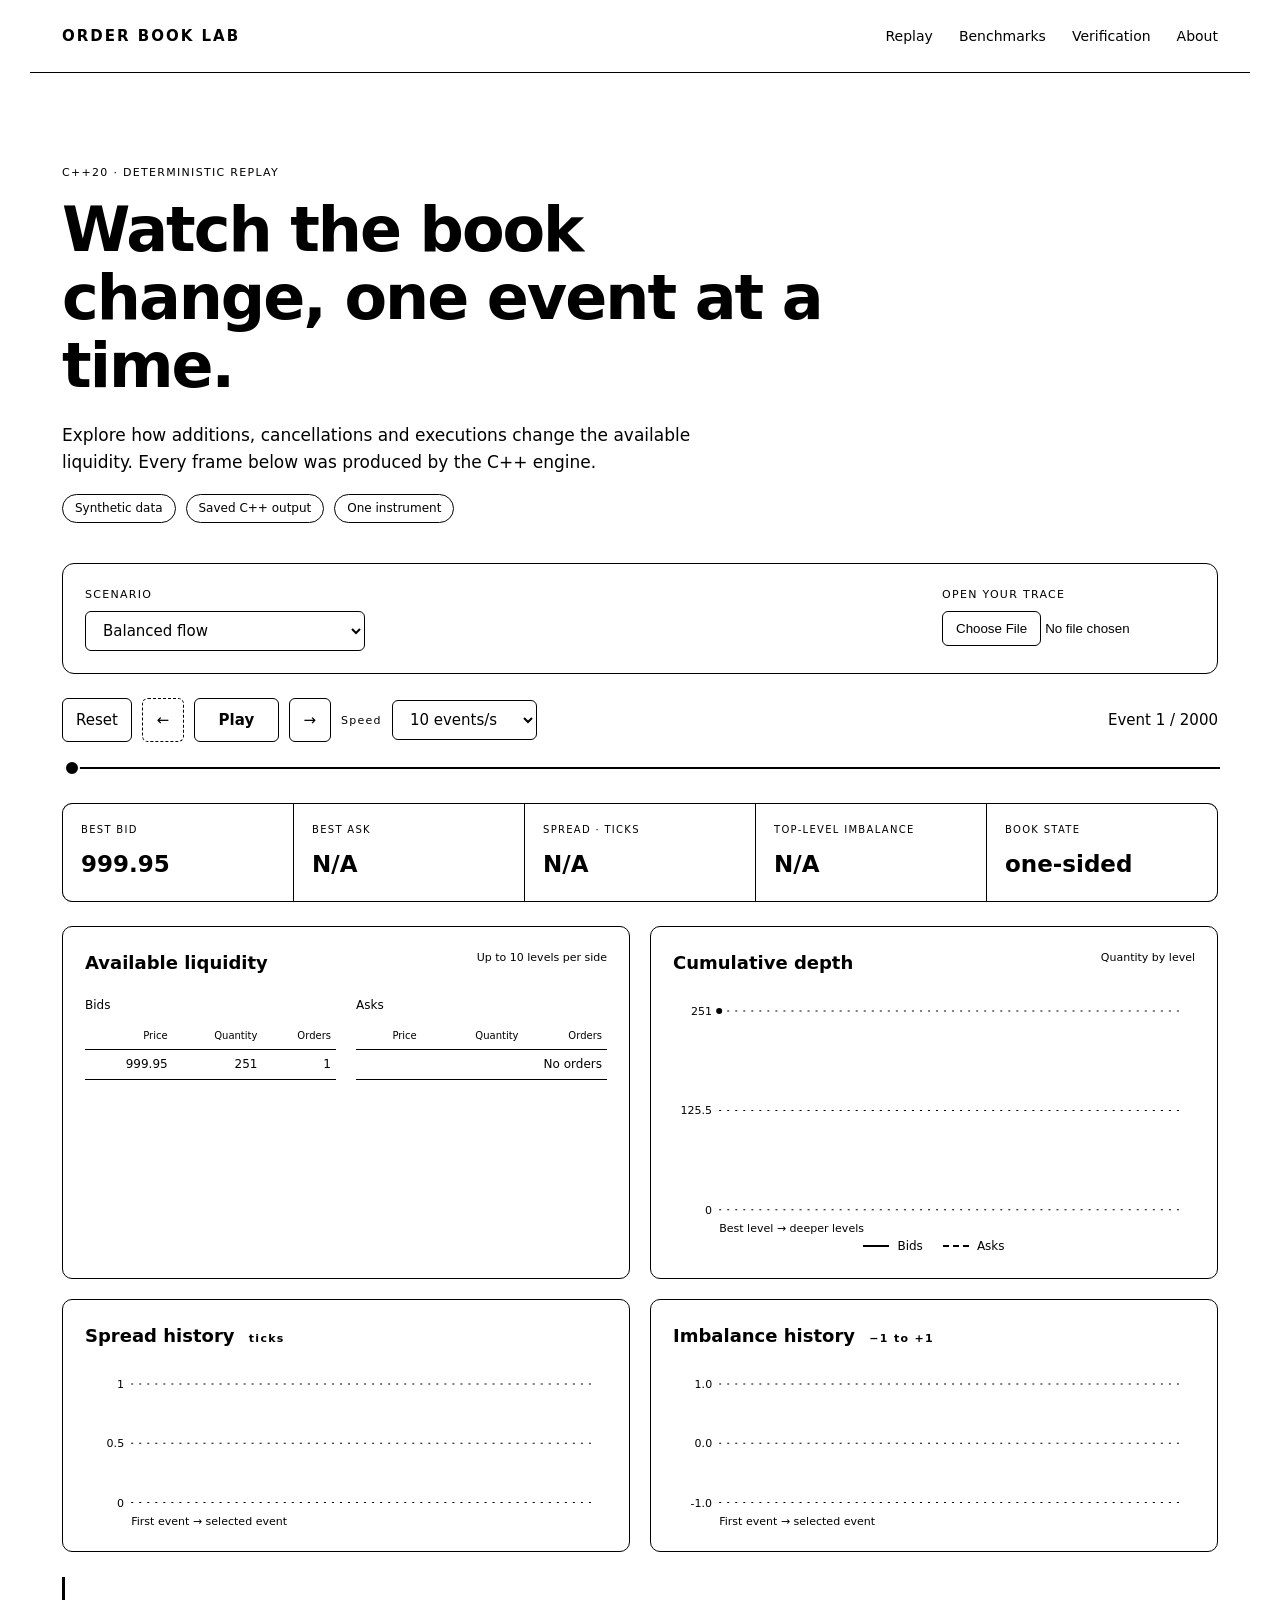
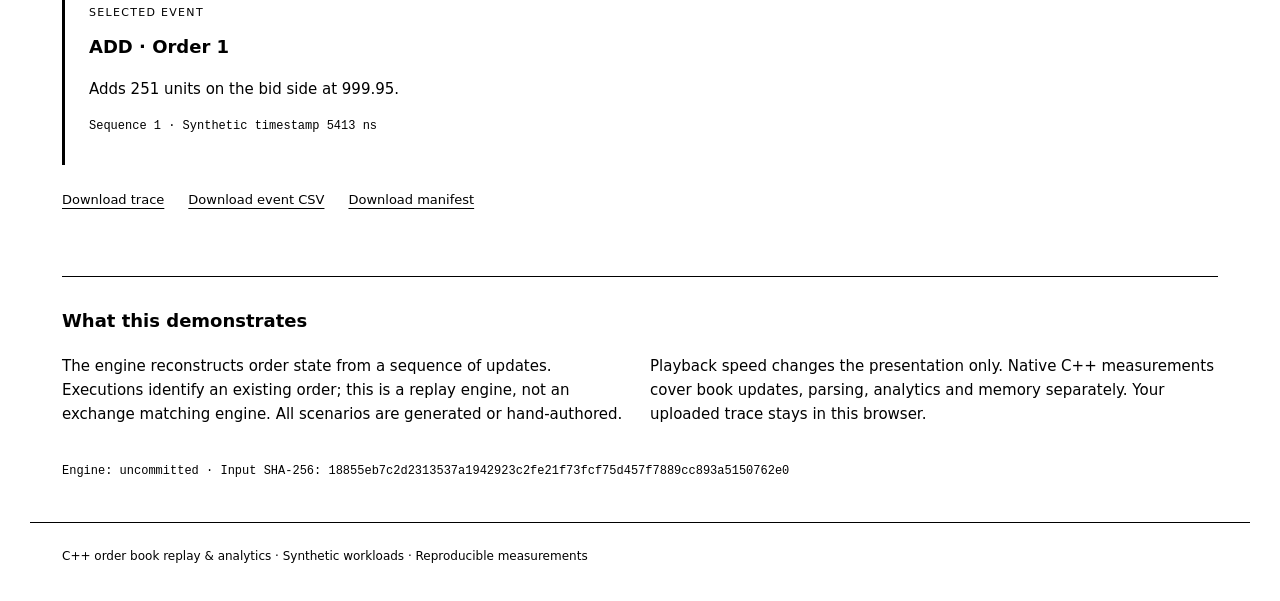
<file: web/index.html>
<!doctype html>
<html lang="en">
<head><meta charset="utf-8"><meta name="viewport" content="width=device-width,initial-scale=1">
<meta name="description" content="Explore a C++ limit order book replay engine, synthetic scenarios, and reproducible benchmarks.">
<title>Order Book Lab</title><link rel="stylesheet" href="style.css"></head>
<body>
<header><a class="brand" href="./">ORDER BOOK <span>LAB</span></a><nav><a href="#replay">Replay</a><a href="benchmarks.html">Benchmarks</a><a href="verification.html">Verification</a><a href="#about">About</a></nav></header>
<main>
<section class="intro"><p class="eyebrow">C++20 · DETERMINISTIC REPLAY</p><h1>Watch the book<br>change, one event at a time.</h1>
<p class="lede">Explore how additions, cancellations and executions change the available liquidity. Every frame below was produced by the C++ engine.</p>
<div class="pills"><span>Synthetic data</span><span>Saved C++ output</span><span>One instrument</span></div></section>
<section id="replay" aria-label="Order book replay">
<div class="toolbar"><div><label for="scenario">SCENARIO</label><select id="scenario"></select></div>
<div><label for="upload">OPEN YOUR TRACE</label><input id="upload" type="file" accept=".json,application/json"></div></div>
<p id="error" role="alert" hidden></p>
<div class="controls"><button id="reset" aria-label="Reset playback">Reset</button><button id="previous" aria-label="Previous event">←</button>
<button id="play" class="primary">Play</button><button id="next" aria-label="Next event">→</button>
<label for="speed">Speed</label><select id="speed"><option value="1">1 event/s</option><option value="10" selected>10 events/s</option><option value="100">100 events/s</option></select>
<output id="position"></output></div>
<input id="seek" type="range" min="0" max="0" value="0" aria-label="Event position">
<div class="metrics"><article><small>BEST BID</small><strong id="bid">—</strong></article><article><small>BEST ASK</small><strong id="ask">—</strong></article>
<article><small>SPREAD · TICKS</small><strong id="spread">—</strong></article><article><small>TOP-LEVEL IMBALANCE</small><strong id="imbalance">—</strong></article>
<article><small>BOOK STATE</small><strong id="status">—</strong></article></div>
<div class="grid"><section class="panel"><div class="panel-head"><h2>Available liquidity</h2><span>Up to 10 levels per side</span></div>
<div class="book"><table><caption>Bids</caption><thead><tr><th>Price</th><th>Quantity</th><th>Orders</th></tr></thead><tbody id="bids"></tbody></table>
<table><caption>Asks</caption><thead><tr><th>Price</th><th>Quantity</th><th>Orders</th></tr></thead><tbody id="asks"></tbody></table></div></section>
<section class="panel"><div class="panel-head"><h2>Cumulative depth</h2><span>Quantity by level</span></div><svg id="depth" viewBox="0 0 520 240" role="img" aria-label="Cumulative bid and ask quantity by depth"></svg><p class="legend"><span class="bid-color">Bids</span><span class="ask-color">Asks</span></p></section></div>
<div class="grid"><section class="panel"><h2>Spread history <small>ticks</small></h2><svg id="spread-chart" viewBox="0 0 520 160" role="img" aria-label="Spread history through current event"></svg></section>
<section class="panel"><h2>Imbalance history <small>−1 to +1</small></h2><svg id="imbalance-chart" viewBox="0 0 520 160" role="img" aria-label="Imbalance history through current event"></svg></section></div>
<section class="event-panel"><p class="eyebrow">SELECTED EVENT</p><h2 id="event-title"></h2><p id="event-description"></p><p id="event-details" class="mono"></p></section>
<div class="downloads"><a id="download-trace" download>Download trace</a><a id="download-input" download>Download event CSV</a><a id="download-manifest" download>Download manifest</a></div>
</section>
<section id="about" class="about"><h2>What this demonstrates</h2><div class="grid"><p>The engine reconstructs order state from a sequence of updates. Executions identify an existing order; this is a replay engine, not an exchange matching engine. All scenarios are generated or hand-authored.</p><p>Playback speed changes the presentation only. Native C++ measurements cover book updates, parsing, analytics and memory separately. Your uploaded trace stays in this browser.</p></div><p id="provenance" class="mono"></p></section>
</main><footer>C++ order book replay & analytics · Synthetic workloads · Reproducible measurements</footer>
<script src="app.js" defer></script></body></html>
</file>
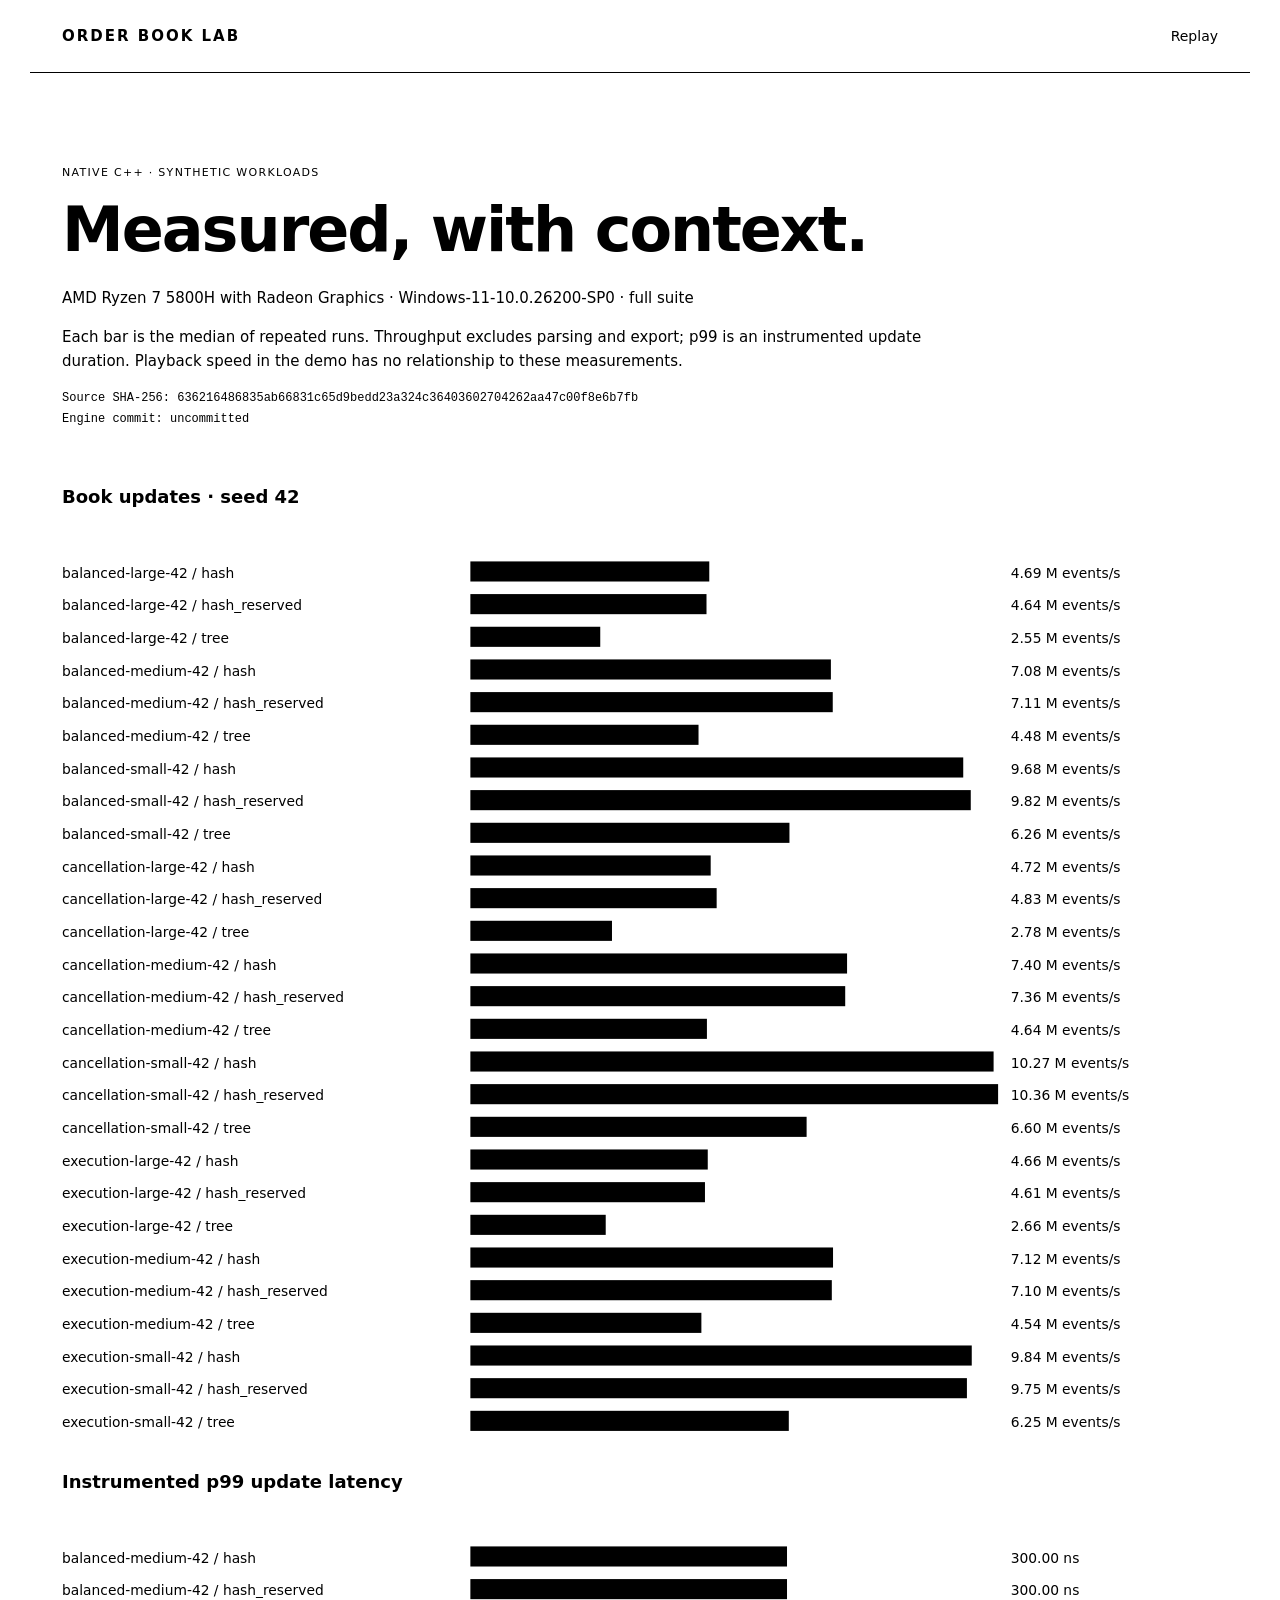
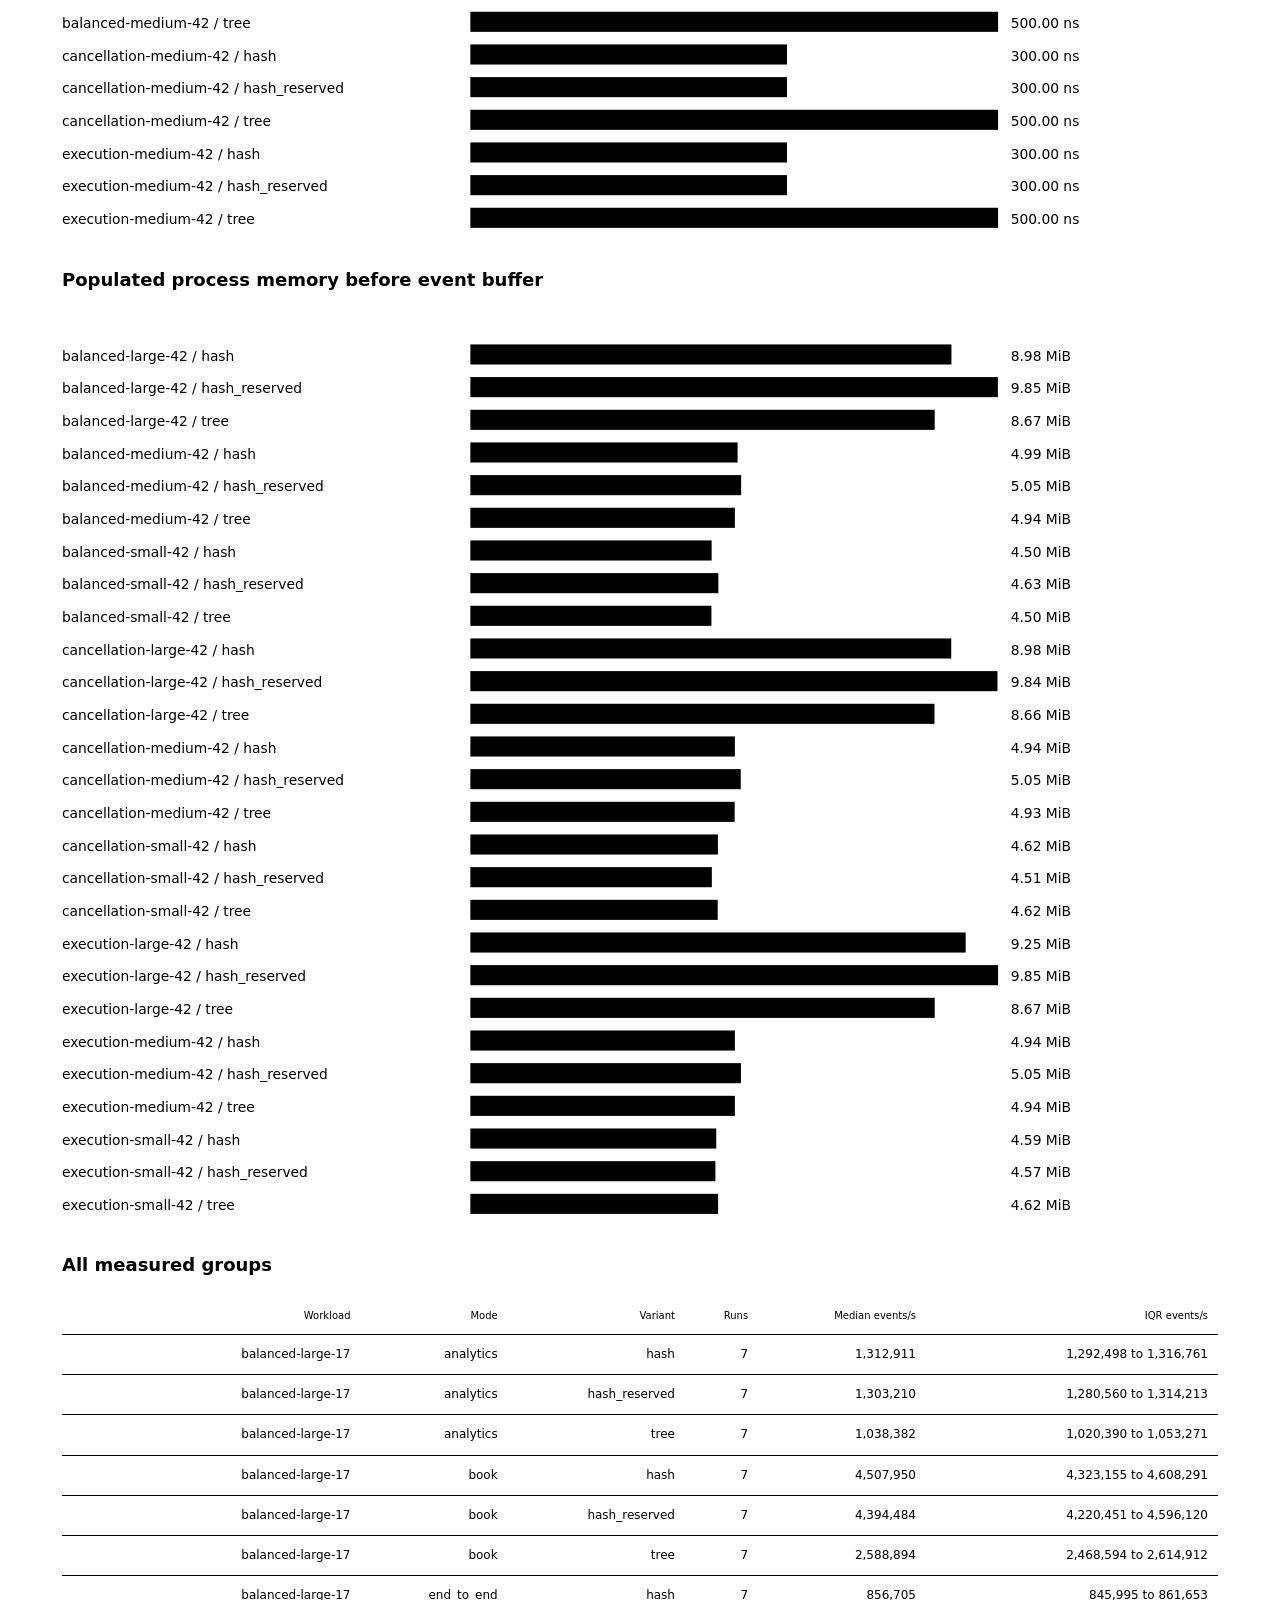
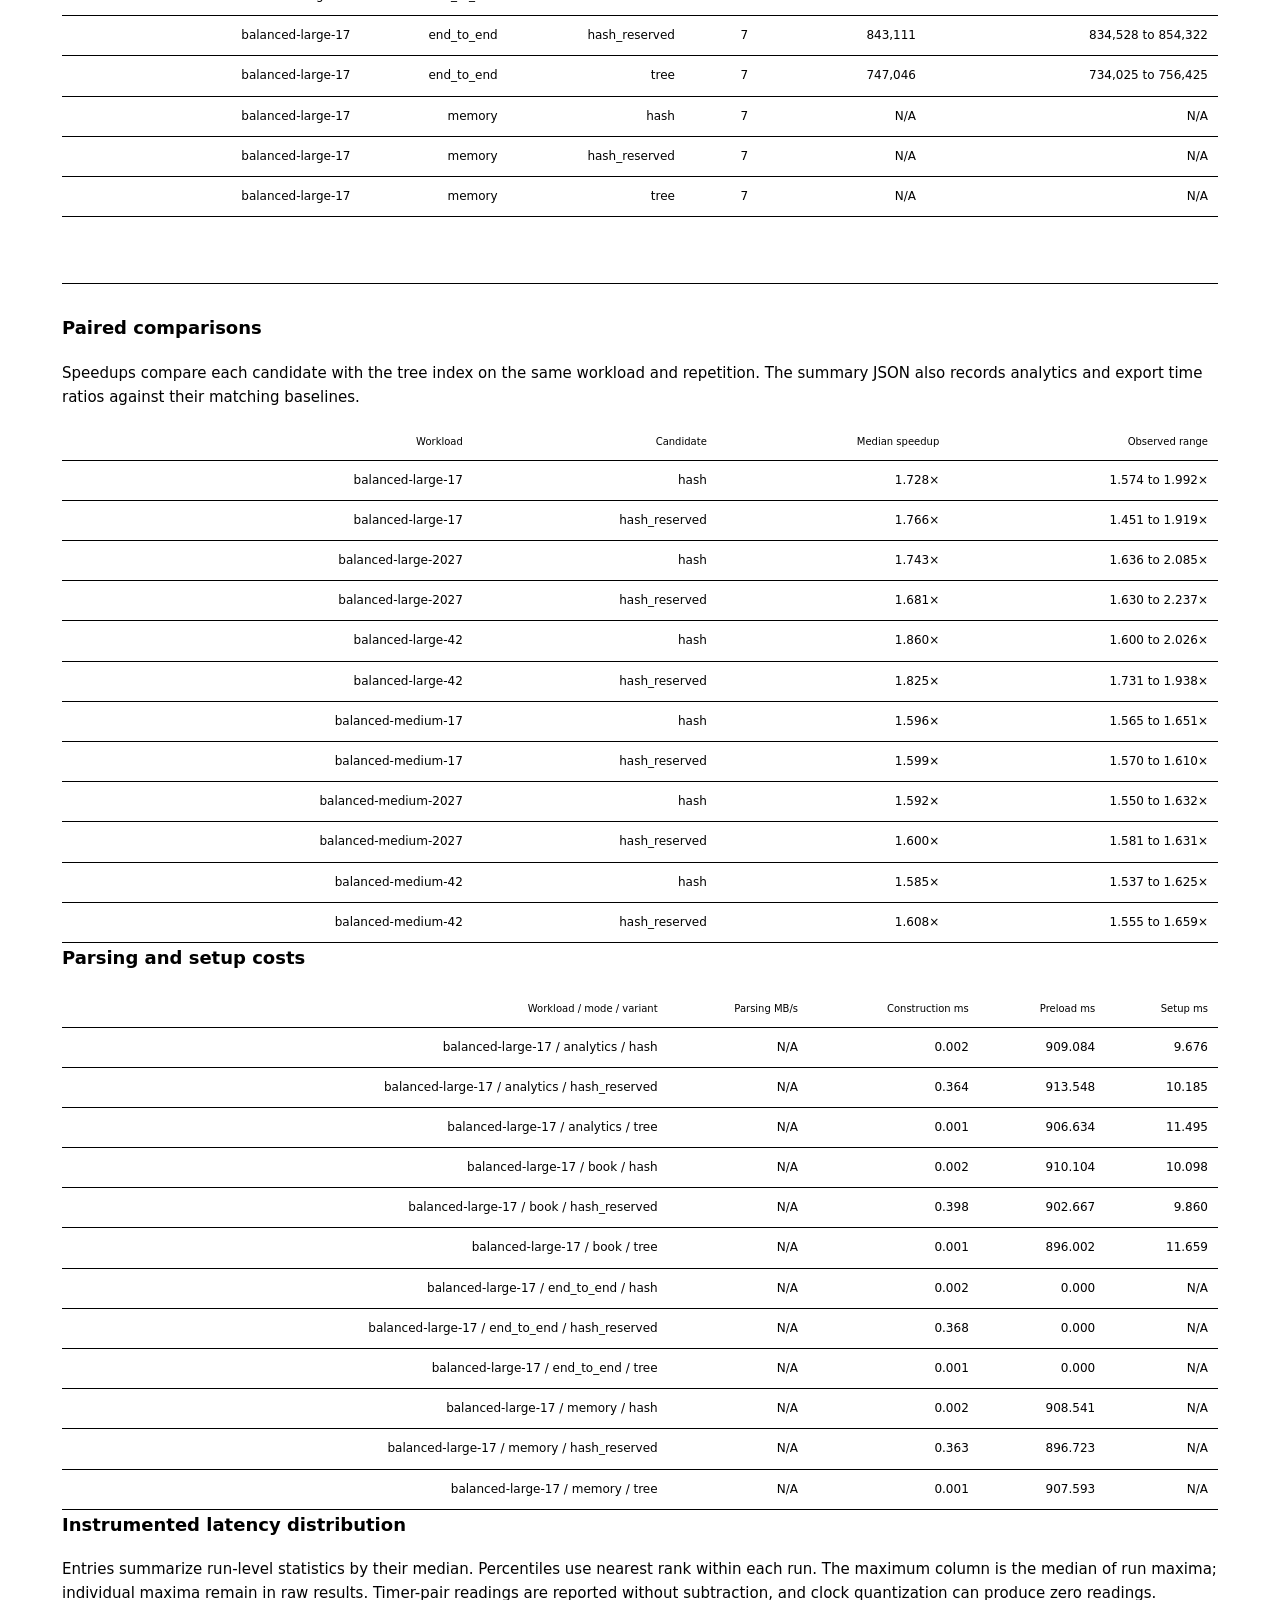
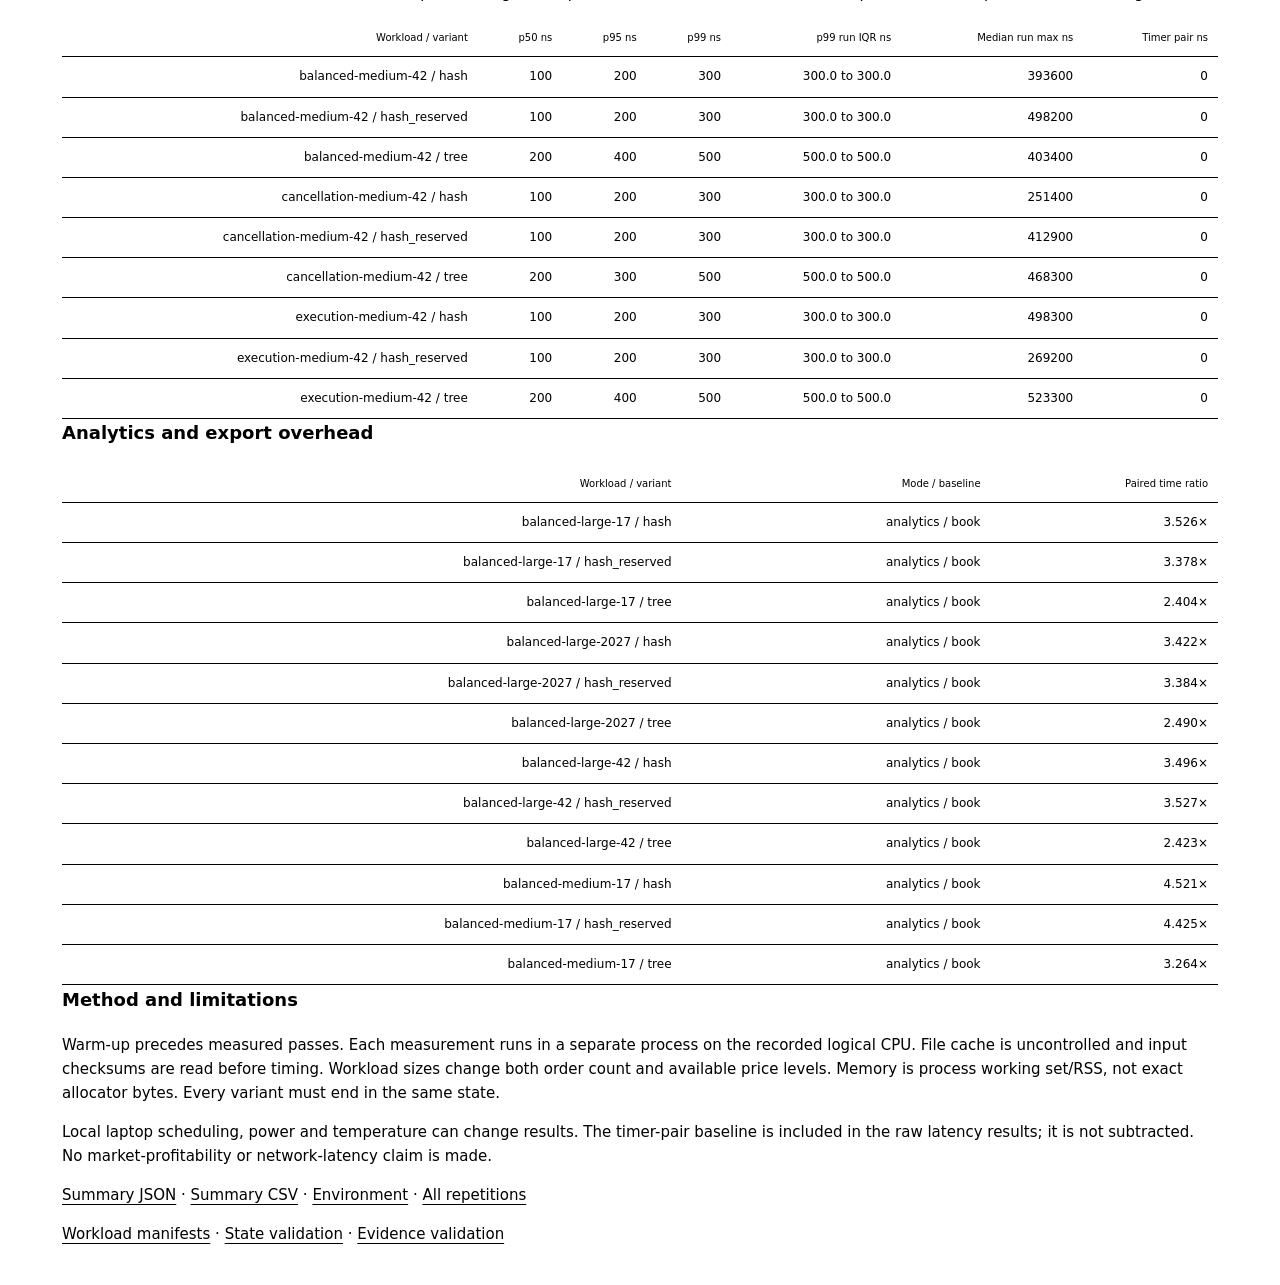
<file: web/benchmarks.html>
<!doctype html><html lang="en"><meta charset="utf-8"><meta name="viewport" content="width=device-width,initial-scale=1"><title>Benchmarks · Order Book Lab</title><link rel="stylesheet" href="style.css"><header><a class="brand" href="index.html">ORDER BOOK <span>LAB</span></a><nav><a href="index.html">Replay</a></nav></header><main><section class="intro"><p class="eyebrow">NATIVE C++ · SYNTHETIC WORKLOADS</p><h1>Measured, with context.</h1><p>AMD Ryzen 7 5800H with Radeon Graphics · Windows-11-10.0.26200-SP0 · full suite</p><p>Each bar is the median of repeated runs. Throughput excludes parsing and export; p99 is an instrumented update duration. Playback speed in the demo has no relationship to these measurements.</p><p class="mono">Source SHA-256: 636216486835ab66831c65d9bedd23a324c36403602704262aa47c00f8e6b7fb<br>Engine commit: uncommitted</p></section><h2>Book updates · seed 42</h2><div class="report-chart"><svg viewBox="0 0 920 747" role="img" aria-label="Book updates · seed 42"><text x="0" y="38">balanced-large-42 / hash</text><rect class="chart-bar" x="325" y="25" width="190.13848794075696" height="16"/><text x="755" y="38">4.69 M events/s</text><text x="0" y="64">balanced-large-42 / hash_reserved</text><rect class="chart-bar" x="325" y="51" width="187.92762038622612" height="16"/><text x="755" y="64">4.64 M events/s</text><text x="0" y="90">balanced-large-42 / tree</text><rect class="chart-bar" x="325" y="77" width="103.36454202770844" height="16"/><text x="755" y="90">2.55 M events/s</text><text x="0" y="116">balanced-medium-42 / hash</text><rect class="chart-bar" x="325" y="103" width="286.92096889261325" height="16"/><text x="755" y="116">7.08 M events/s</text><text x="0" y="142">balanced-medium-42 / hash_reserved</text><rect class="chart-bar" x="325" y="129" width="288.39754196907114" height="16"/><text x="755" y="142">7.11 M events/s</text><text x="0" y="168">balanced-medium-42 / tree</text><rect class="chart-bar" x="325" y="155" width="181.57936038699273" height="16"/><text x="755" y="168">4.48 M events/s</text><text x="0" y="194">balanced-small-42 / hash</text><rect class="chart-bar" x="325" y="181" width="392.25130768471587" height="16"/><text x="755" y="194">9.68 M events/s</text><text x="0" y="220">balanced-small-42 / hash_reserved</text><rect class="chart-bar" x="325" y="207" width="398.23774767429296" height="16"/><text x="755" y="220">9.82 M events/s</text><text x="0" y="246">balanced-small-42 / tree</text><rect class="chart-bar" x="325" y="233" width="253.94314822691348" height="16"/><text x="755" y="246">6.26 M events/s</text><text x="0" y="272">cancellation-large-42 / hash</text><rect class="chart-bar" x="325" y="259" width="191.26160430915763" height="16"/><text x="755" y="272">4.72 M events/s</text><text x="0" y="298">cancellation-large-42 / hash_reserved</text><rect class="chart-bar" x="325" y="285" width="196.00674187942946" height="16"/><text x="755" y="298">4.83 M events/s</text><text x="0" y="324">cancellation-large-42 / tree</text><rect class="chart-bar" x="325" y="311" width="112.6997203593878" height="16"/><text x="755" y="324">2.78 M events/s</text><text x="0" y="350">cancellation-medium-42 / hash</text><rect class="chart-bar" x="325" y="337" width="299.79580457228553" height="16"/><text x="755" y="350">7.40 M events/s</text><text x="0" y="376">cancellation-medium-42 / hash_reserved</text><rect class="chart-bar" x="325" y="363" width="298.31968651691597" height="16"/><text x="755" y="376">7.36 M events/s</text><text x="0" y="402">cancellation-medium-42 / tree</text><rect class="chart-bar" x="325" y="389" width="188.2596869939634" height="16"/><text x="755" y="402">4.64 M events/s</text><text x="0" y="428">cancellation-small-42 / hash</text><rect class="chart-bar" x="325" y="415" width="416.41406172961246" height="16"/><text x="755" y="428">10.27 M events/s</text><text x="0" y="454">cancellation-small-42 / hash_reserved</text><rect class="chart-bar" x="325" y="441" width="420.0" height="16"/><text x="755" y="454">10.36 M events/s</text><text x="0" y="480">cancellation-small-42 / tree</text><rect class="chart-bar" x="325" y="467" width="267.6018654511969" height="16"/><text x="755" y="480">6.60 M events/s</text><text x="0" y="506">execution-large-42 / hash</text><rect class="chart-bar" x="325" y="493" width="188.92347928126011" height="16"/><text x="755" y="506">4.66 M events/s</text><text x="0" y="532">execution-large-42 / hash_reserved</text><rect class="chart-bar" x="325" y="519" width="186.70320342978886" height="16"/><text x="755" y="532">4.61 M events/s</text><text x="0" y="558">execution-large-42 / tree</text><rect class="chart-bar" x="325" y="545" width="107.71719121329485" height="16"/><text x="755" y="558">2.66 M events/s</text><text x="0" y="584">execution-medium-42 / hash</text><rect class="chart-bar" x="325" y="571" width="288.62422343002214" height="16"/><text x="755" y="584">7.12 M events/s</text><text x="0" y="610">execution-medium-42 / hash_reserved</text><rect class="chart-bar" x="325" y="597" width="287.6522578264695" height="16"/><text x="755" y="610">7.10 M events/s</text><text x="0" y="636">execution-medium-42 / tree</text><rect class="chart-bar" x="325" y="623" width="183.85002263011864" height="16"/><text x="755" y="636">4.54 M events/s</text><text x="0" y="662">execution-small-42 / hash</text><rect class="chart-bar" x="325" y="649" width="399.0272019654395" height="16"/><text x="755" y="662">9.84 M events/s</text><text x="0" y="688">execution-small-42 / hash_reserved</text><rect class="chart-bar" x="325" y="675" width="395.18025122679234" height="16"/><text x="755" y="688">9.75 M events/s</text><text x="0" y="714">execution-small-42 / tree</text><rect class="chart-bar" x="325" y="701" width="253.42277650147685" height="16"/><text x="755" y="714">6.25 M events/s</text></svg></div><p class="chart-hint">Scroll horizontally to see the complete chart on a narrow screen.</p><h2>Instrumented p99 update latency</h2><div class="report-chart"><svg viewBox="0 0 920 279" role="img" aria-label="Instrumented p99 update latency"><text x="0" y="38">balanced-medium-42 / hash</text><rect class="chart-bar" x="325" y="25" width="252.0" height="16"/><text x="755" y="38">300.00 ns</text><text x="0" y="64">balanced-medium-42 / hash_reserved</text><rect class="chart-bar" x="325" y="51" width="252.0" height="16"/><text x="755" y="64">300.00 ns</text><text x="0" y="90">balanced-medium-42 / tree</text><rect class="chart-bar" x="325" y="77" width="420.0" height="16"/><text x="755" y="90">500.00 ns</text><text x="0" y="116">cancellation-medium-42 / hash</text><rect class="chart-bar" x="325" y="103" width="252.0" height="16"/><text x="755" y="116">300.00 ns</text><text x="0" y="142">cancellation-medium-42 / hash_reserved</text><rect class="chart-bar" x="325" y="129" width="252.0" height="16"/><text x="755" y="142">300.00 ns</text><text x="0" y="168">cancellation-medium-42 / tree</text><rect class="chart-bar" x="325" y="155" width="420.0" height="16"/><text x="755" y="168">500.00 ns</text><text x="0" y="194">execution-medium-42 / hash</text><rect class="chart-bar" x="325" y="181" width="252.0" height="16"/><text x="755" y="194">300.00 ns</text><text x="0" y="220">execution-medium-42 / hash_reserved</text><rect class="chart-bar" x="325" y="207" width="252.0" height="16"/><text x="755" y="220">300.00 ns</text><text x="0" y="246">execution-medium-42 / tree</text><rect class="chart-bar" x="325" y="233" width="420.0" height="16"/><text x="755" y="246">500.00 ns</text></svg></div><p class="chart-hint">Scroll horizontally to see the complete chart on a narrow screen.</p><h2>Populated process memory before event buffer</h2><div class="report-chart"><svg viewBox="0 0 920 747" role="img" aria-label="Populated process memory before event buffer"><text x="0" y="38">balanced-large-42 / hash</text><rect class="chart-bar" x="325" y="25" width="382.862807295797" height="16"/><text x="755" y="38">8.98 MiB</text><text x="0" y="64">balanced-large-42 / hash_reserved</text><rect class="chart-bar" x="325" y="51" width="419.8334655035686" height="16"/><text x="755" y="64">9.85 MiB</text><text x="0" y="90">balanced-large-42 / tree</text><rect class="chart-bar" x="325" y="77" width="369.5400475812847" height="16"/><text x="755" y="90">8.67 MiB</text><text x="0" y="116">balanced-medium-42 / hash</text><rect class="chart-bar" x="325" y="103" width="212.66455194290245" height="16"/><text x="755" y="116">4.99 MiB</text><text x="0" y="142">balanced-medium-42 / hash_reserved</text><rect class="chart-bar" x="325" y="129" width="215.4956383822363" height="16"/><text x="755" y="142">5.05 MiB</text><text x="0" y="168">balanced-medium-42 / tree</text><rect class="chart-bar" x="325" y="155" width="210.4996034892942" height="16"/><text x="755" y="168">4.94 MiB</text><text x="0" y="194">balanced-small-42 / hash</text><rect class="chart-bar" x="325" y="181" width="192.0142743854084" height="16"/><text x="755" y="194">4.50 MiB</text><text x="0" y="220">balanced-small-42 / hash_reserved</text><rect class="chart-bar" x="325" y="207" width="197.3433782712133" height="16"/><text x="755" y="220">4.63 MiB</text><text x="0" y="246">balanced-small-42 / tree</text><rect class="chart-bar" x="325" y="233" width="191.847739888977" height="16"/><text x="755" y="246">4.50 MiB</text><text x="0" y="272">cancellation-large-42 / hash</text><rect class="chart-bar" x="325" y="259" width="382.6962727993656" height="16"/><text x="755" y="272">8.98 MiB</text><text x="0" y="298">cancellation-large-42 / hash_reserved</text><rect class="chart-bar" x="325" y="285" width="419.5003965107058" height="16"/><text x="755" y="298">9.84 MiB</text><text x="0" y="324">cancellation-large-42 / tree</text><rect class="chart-bar" x="325" y="311" width="369.3735130848533" height="16"/><text x="755" y="324">8.66 MiB</text><text x="0" y="350">cancellation-medium-42 / hash</text><rect class="chart-bar" x="325" y="337" width="210.4996034892942" height="16"/><text x="755" y="350">4.94 MiB</text><text x="0" y="376">cancellation-medium-42 / hash_reserved</text><rect class="chart-bar" x="325" y="363" width="215.1625693893735" height="16"/><text x="755" y="376">5.05 MiB</text><text x="0" y="402">cancellation-medium-42 / tree</text><rect class="chart-bar" x="325" y="389" width="210.33306899286282" height="16"/><text x="755" y="402">4.93 MiB</text><text x="0" y="428">cancellation-small-42 / hash</text><rect class="chart-bar" x="325" y="415" width="197.01030927835052" height="16"/><text x="755" y="428">4.62 MiB</text><text x="0" y="454">cancellation-small-42 / hash_reserved</text><rect class="chart-bar" x="325" y="441" width="192.1808088818398" height="16"/><text x="755" y="454">4.51 MiB</text><text x="0" y="480">cancellation-small-42 / tree</text><rect class="chart-bar" x="325" y="467" width="196.8437747819191" height="16"/><text x="755" y="480">4.62 MiB</text><text x="0" y="506">execution-large-42 / hash</text><rect class="chart-bar" x="325" y="493" width="394.1871530531324" height="16"/><text x="755" y="506">9.25 MiB</text><text x="0" y="532">execution-large-42 / hash_reserved</text><rect class="chart-bar" x="325" y="519" width="420.0" height="16"/><text x="755" y="532">9.85 MiB</text><text x="0" y="558">execution-large-42 / tree</text><rect class="chart-bar" x="325" y="545" width="369.5400475812847" height="16"/><text x="755" y="558">8.67 MiB</text><text x="0" y="584">execution-medium-42 / hash</text><rect class="chart-bar" x="325" y="571" width="210.4996034892942" height="16"/><text x="755" y="584">4.94 MiB</text><text x="0" y="610">execution-medium-42 / hash_reserved</text><rect class="chart-bar" x="325" y="597" width="215.3291038858049" height="16"/><text x="755" y="610">5.05 MiB</text><text x="0" y="636">execution-medium-42 / tree</text><rect class="chart-bar" x="325" y="623" width="210.4996034892942" height="16"/><text x="755" y="636">4.94 MiB</text><text x="0" y="662">execution-small-42 / hash</text><rect class="chart-bar" x="325" y="649" width="195.6780333068993" height="16"/><text x="755" y="662">4.59 MiB</text><text x="0" y="688">execution-small-42 / hash_reserved</text><rect class="chart-bar" x="325" y="675" width="195.01189532117368" height="16"/><text x="755" y="688">4.57 MiB</text><text x="0" y="714">execution-small-42 / tree</text><rect class="chart-bar" x="325" y="701" width="197.17684377478193" height="16"/><text x="755" y="714">4.62 MiB</text></svg></div><p class="chart-hint">Scroll horizontally to see the complete chart on a narrow screen.</p><h2>All measured groups</h2><div class="report-table"><table><thead><tr><th>Workload</th><th>Mode</th><th>Variant</th><th>Runs</th><th>Median events/s</th><th>IQR events/s</th></tr></thead><tbody><tr><td>balanced-large-17</td><td>analytics</td><td>hash</td><td>7</td><td>1,312,911</td><td>1,292,498 to 1,316,761</td></tr><tr><td>balanced-large-17</td><td>analytics</td><td>hash_reserved</td><td>7</td><td>1,303,210</td><td>1,280,560 to 1,314,213</td></tr><tr><td>balanced-large-17</td><td>analytics</td><td>tree</td><td>7</td><td>1,038,382</td><td>1,020,390 to 1,053,271</td></tr><tr><td>balanced-large-17</td><td>book</td><td>hash</td><td>7</td><td>4,507,950</td><td>4,323,155 to 4,608,291</td></tr><tr><td>balanced-large-17</td><td>book</td><td>hash_reserved</td><td>7</td><td>4,394,484</td><td>4,220,451 to 4,596,120</td></tr><tr><td>balanced-large-17</td><td>book</td><td>tree</td><td>7</td><td>2,588,894</td><td>2,468,594 to 2,614,912</td></tr><tr><td>balanced-large-17</td><td>end_to_end</td><td>hash</td><td>7</td><td>856,705</td><td>845,995 to 861,653</td></tr><tr><td>balanced-large-17</td><td>end_to_end</td><td>hash_reserved</td><td>7</td><td>843,111</td><td>834,528 to 854,322</td></tr><tr><td>balanced-large-17</td><td>end_to_end</td><td>tree</td><td>7</td><td>747,046</td><td>734,025 to 756,425</td></tr><tr><td>balanced-large-17</td><td>memory</td><td>hash</td><td>7</td><td>N/A</td><td>N/A</td></tr><tr><td>balanced-large-17</td><td>memory</td><td>hash_reserved</td><td>7</td><td>N/A</td><td>N/A</td></tr><tr><td>balanced-large-17</td><td>memory</td><td>tree</td><td>7</td><td>N/A</td><td>N/A</td></tr><tr><td>balanced-large-17</td><td>parse</td><td>hash_reserved</td><td>7</td><td>1,363,918</td><td>1,354,694 to 1,373,029</td></tr><tr><td>balanced-large-2027</td><td>analytics</td><td>hash</td><td>7</td><td>1,343,013</td><td>1,309,973 to 1,349,133</td></tr><tr><td>balanced-large-2027</td><td>analytics</td><td>hash_reserved</td><td>7</td><td>1,309,835</td><td>1,289,111 to 1,320,431</td></tr><tr><td>balanced-large-2027</td><td>analytics</td><td>tree</td><td>7</td><td>1,072,358</td><td>1,006,189 to 1,079,733</td></tr><tr><td>balanced-large-2027</td><td>book</td><td>hash</td><td>7</td><td>4,585,206</td><td>4,429,645 to 4,718,604</td></tr><tr><td>balanced-large-2027</td><td>book</td><td>hash_reserved</td><td>7</td><td>4,395,299</td><td>4,341,909 to 4,594,456</td></tr><tr><td>balanced-large-2027</td><td>book</td><td>tree</td><td>7</td><td>2,637,133</td><td>2,557,899 to 2,673,967</td></tr><tr><td>balanced-large-2027</td><td>end_to_end</td><td>hash</td><td>7</td><td>879,374</td><td>861,355 to 885,551</td></tr><tr><td>balanced-large-2027</td><td>end_to_end</td><td>hash_reserved</td><td>7</td><td>846,206</td><td>837,874 to 864,966</td></tr><tr><td>balanced-large-2027</td><td>end_to_end</td><td>tree</td><td>7</td><td>739,638</td><td>726,929 to 750,015</td></tr><tr><td>balanced-large-2027</td><td>memory</td><td>hash</td><td>7</td><td>N/A</td><td>N/A</td></tr><tr><td>balanced-large-2027</td><td>memory</td><td>hash_reserved</td><td>7</td><td>N/A</td><td>N/A</td></tr><tr><td>balanced-large-2027</td><td>memory</td><td>tree</td><td>7</td><td>N/A</td><td>N/A</td></tr><tr><td>balanced-large-2027</td><td>parse</td><td>hash_reserved</td><td>7</td><td>1,353,591</td><td>1,318,415 to 1,391,527</td></tr><tr><td>balanced-large-42</td><td>analytics</td><td>hash</td><td>7</td><td>1,341,745</td><td>1,268,675 to 1,350,146</td></tr><tr><td>balanced-large-42</td><td>analytics</td><td>hash_reserved</td><td>7</td><td>1,283,459</td><td>1,256,042 to 1,332,022</td></tr><tr><td>balanced-large-42</td><td>analytics</td><td>tree</td><td>7</td><td>1,051,601</td><td>1,045,104 to 1,081,719</td></tr><tr><td>balanced-large-42</td><td>book</td><td>hash</td><td>7</td><td>4,690,214</td><td>4,502,382 to 4,796,002</td></tr><tr><td>balanced-large-42</td><td>book</td><td>hash_reserved</td><td>7</td><td>4,635,677</td><td>4,514,511 to 4,693,591</td></tr><tr><td>balanced-large-42</td><td>book</td><td>tree</td><td>7</td><td>2,549,730</td><td>2,445,987 to 2,584,288</td></tr><tr><td>balanced-large-42</td><td>end_to_end</td><td>hash</td><td>7</td><td>868,818</td><td>844,800 to 872,534</td></tr><tr><td>balanced-large-42</td><td>end_to_end</td><td>hash_reserved</td><td>7</td><td>856,565</td><td>852,099 to 860,891</td></tr><tr><td>balanced-large-42</td><td>end_to_end</td><td>tree</td><td>7</td><td>740,013</td><td>712,972 to 743,514</td></tr><tr><td>balanced-large-42</td><td>memory</td><td>hash</td><td>7</td><td>N/A</td><td>N/A</td></tr><tr><td>balanced-large-42</td><td>memory</td><td>hash_reserved</td><td>7</td><td>N/A</td><td>N/A</td></tr><tr><td>balanced-large-42</td><td>memory</td><td>tree</td><td>7</td><td>N/A</td><td>N/A</td></tr><tr><td>balanced-large-42</td><td>parse</td><td>hash_reserved</td><td>7</td><td>1,363,812</td><td>1,351,143 to 1,372,428</td></tr><tr><td>balanced-medium-17</td><td>analytics</td><td>hash</td><td>7</td><td>1,587,401</td><td>1,554,991 to 1,593,178</td></tr><tr><td>balanced-medium-17</td><td>analytics</td><td>hash_reserved</td><td>7</td><td>1,583,687</td><td>1,574,847 to 1,601,411</td></tr><tr><td>balanced-medium-17</td><td>analytics</td><td>tree</td><td>7</td><td>1,355,425</td><td>1,339,708 to 1,378,759</td></tr><tr><td>balanced-medium-17</td><td>book</td><td>hash</td><td>7</td><td>7,060,123</td><td>7,010,023 to 7,074,014</td></tr><tr><td>balanced-medium-17</td><td>book</td><td>hash_reserved</td><td>7</td><td>7,037,065</td><td>7,027,457 to 7,059,324</td></tr><tr><td>balanced-medium-17</td><td>book</td><td>tree</td><td>7</td><td>4,422,505</td><td>4,400,468 to 4,439,931</td></tr><tr><td>balanced-medium-17</td><td>end_to_end</td><td>hash</td><td>7</td><td>986,506</td><td>976,584 to 1,002,719</td></tr><tr><td>balanced-medium-17</td><td>end_to_end</td><td>hash_reserved</td><td>7</td><td>975,493</td><td>963,653 to 993,553</td></tr><tr><td>balanced-medium-17</td><td>end_to_end</td><td>tree</td><td>7</td><td>912,582</td><td>906,957 to 916,880</td></tr><tr><td>balanced-medium-17</td><td>memory</td><td>hash</td><td>7</td><td>N/A</td><td>N/A</td></tr><tr><td>balanced-medium-17</td><td>memory</td><td>hash_reserved</td><td>7</td><td>N/A</td><td>N/A</td></tr><tr><td>balanced-medium-17</td><td>memory</td><td>tree</td><td>7</td><td>N/A</td><td>N/A</td></tr><tr><td>balanced-medium-17</td><td>parse</td><td>hash_reserved</td><td>7</td><td>1,345,593</td><td>1,338,658 to 1,378,944</td></tr><tr><td>balanced-medium-2027</td><td>analytics</td><td>hash</td><td>7</td><td>1,590,091</td><td>1,570,763 to 1,595,800</td></tr><tr><td>balanced-medium-2027</td><td>analytics</td><td>hash_reserved</td><td>7</td><td>1,578,165</td><td>1,555,981 to 1,588,060</td></tr><tr><td>balanced-medium-2027</td><td>analytics</td><td>tree</td><td>7</td><td>1,356,474</td><td>1,348,106 to 1,376,823</td></tr><tr><td>balanced-medium-2027</td><td>book</td><td>hash</td><td>7</td><td>6,974,532</td><td>6,927,547 to 7,070,957</td></tr><tr><td>balanced-medium-2027</td><td>book</td><td>hash_reserved</td><td>7</td><td>7,058,558</td><td>7,027,344 to 7,089,461</td></tr><tr><td>balanced-medium-2027</td><td>book</td><td>tree</td><td>7</td><td>4,404,179</td><td>4,384,041 to 4,424,638</td></tr><tr><td>balanced-medium-2027</td><td>end_to_end</td><td>hash</td><td>7</td><td>991,098</td><td>966,752 to 999,005</td></tr><tr><td>balanced-medium-2027</td><td>end_to_end</td><td>hash_reserved</td><td>7</td><td>989,168</td><td>964,877 to 992,757</td></tr><tr><td>balanced-medium-2027</td><td>end_to_end</td><td>tree</td><td>7</td><td>905,439</td><td>887,649 to 914,005</td></tr><tr><td>balanced-medium-2027</td><td>memory</td><td>hash</td><td>7</td><td>N/A</td><td>N/A</td></tr><tr><td>balanced-medium-2027</td><td>memory</td><td>hash_reserved</td><td>7</td><td>N/A</td><td>N/A</td></tr><tr><td>balanced-medium-2027</td><td>memory</td><td>tree</td><td>7</td><td>N/A</td><td>N/A</td></tr><tr><td>balanced-medium-2027</td><td>parse</td><td>hash_reserved</td><td>7</td><td>1,369,567</td><td>1,313,775 to 1,380,360</td></tr><tr><td>balanced-medium-42</td><td>analytics</td><td>hash</td><td>7</td><td>1,586,080</td><td>1,560,924 to 1,596,562</td></tr><tr><td>balanced-medium-42</td><td>analytics</td><td>hash_reserved</td><td>7</td><td>1,595,922</td><td>1,591,728 to 1,602,223</td></tr><tr><td>balanced-medium-42</td><td>analytics</td><td>tree</td><td>7</td><td>1,374,998</td><td>1,365,444 to 1,391,977</td></tr><tr><td>balanced-medium-42</td><td>book</td><td>hash</td><td>7</td><td>7,077,582</td><td>7,002,207 to 7,100,604</td></tr><tr><td>balanced-medium-42</td><td>book</td><td>hash_reserved</td><td>7</td><td>7,114,005</td><td>7,081,200 to 7,198,152</td></tr><tr><td>balanced-medium-42</td><td>book</td><td>tree</td><td>7</td><td>4,479,083</td><td>4,394,249 to 4,511,027</td></tr><tr><td>balanced-medium-42</td><td>end_to_end</td><td>hash</td><td>7</td><td>986,461</td><td>968,751 to 1,001,034</td></tr><tr><td>balanced-medium-42</td><td>end_to_end</td><td>hash_reserved</td><td>7</td><td>988,955</td><td>978,441 to 995,312</td></tr><tr><td>balanced-medium-42</td><td>end_to_end</td><td>tree</td><td>7</td><td>893,140</td><td>873,963 to 908,114</td></tr><tr><td>balanced-medium-42</td><td>latency</td><td>hash</td><td>7</td><td>N/A</td><td>N/A</td></tr><tr><td>balanced-medium-42</td><td>latency</td><td>hash_reserved</td><td>7</td><td>N/A</td><td>N/A</td></tr><tr><td>balanced-medium-42</td><td>latency</td><td>tree</td><td>7</td><td>N/A</td><td>N/A</td></tr><tr><td>balanced-medium-42</td><td>memory</td><td>hash</td><td>7</td><td>N/A</td><td>N/A</td></tr><tr><td>balanced-medium-42</td><td>memory</td><td>hash_reserved</td><td>7</td><td>N/A</td><td>N/A</td></tr><tr><td>balanced-medium-42</td><td>memory</td><td>tree</td><td>7</td><td>N/A</td><td>N/A</td></tr><tr><td>balanced-medium-42</td><td>parse</td><td>hash_reserved</td><td>7</td><td>1,288,502</td><td>1,279,026 to 1,328,724</td></tr><tr><td>balanced-small-17</td><td>analytics</td><td>hash</td><td>7</td><td>1,731,222</td><td>1,693,606 to 1,746,624</td></tr><tr><td>balanced-small-17</td><td>analytics</td><td>hash_reserved</td><td>7</td><td>1,715,910</td><td>1,688,246 to 1,724,060</td></tr><tr><td>balanced-small-17</td><td>analytics</td><td>tree</td><td>7</td><td>1,553,107</td><td>1,552,102 to 1,560,952</td></tr><tr><td>balanced-small-17</td><td>book</td><td>hash</td><td>7</td><td>9,725,715</td><td>9,561,579 to 9,801,695</td></tr><tr><td>balanced-small-17</td><td>book</td><td>hash_reserved</td><td>7</td><td>9,777,637</td><td>9,648,385 to 9,794,118</td></tr><tr><td>balanced-small-17</td><td>book</td><td>tree</td><td>7</td><td>6,168,076</td><td>6,143,516 to 6,201,279</td></tr><tr><td>balanced-small-17</td><td>end_to_end</td><td>hash</td><td>7</td><td>1,054,810</td><td>1,029,914 to 1,061,582</td></tr><tr><td>balanced-small-17</td><td>end_to_end</td><td>hash_reserved</td><td>7</td><td>1,060,734</td><td>1,044,722 to 1,068,282</td></tr><tr><td>balanced-small-17</td><td>end_to_end</td><td>tree</td><td>7</td><td>990,456</td><td>989,282 to 993,551</td></tr><tr><td>balanced-small-17</td><td>memory</td><td>hash</td><td>7</td><td>N/A</td><td>N/A</td></tr><tr><td>balanced-small-17</td><td>memory</td><td>hash_reserved</td><td>7</td><td>N/A</td><td>N/A</td></tr><tr><td>balanced-small-17</td><td>memory</td><td>tree</td><td>7</td><td>N/A</td><td>N/A</td></tr><tr><td>balanced-small-17</td><td>parse</td><td>hash_reserved</td><td>7</td><td>1,348,847</td><td>1,344,189 to 1,393,823</td></tr><tr><td>balanced-small-2027</td><td>analytics</td><td>hash</td><td>7</td><td>1,724,806</td><td>1,717,572 to 1,727,314</td></tr><tr><td>balanced-small-2027</td><td>analytics</td><td>hash_reserved</td><td>7</td><td>1,716,879</td><td>1,697,295 to 1,731,844</td></tr><tr><td>balanced-small-2027</td><td>analytics</td><td>tree</td><td>7</td><td>1,540,527</td><td>1,515,866 to 1,555,852</td></tr><tr><td>balanced-small-2027</td><td>book</td><td>hash</td><td>7</td><td>9,840,815</td><td>9,706,040 to 9,874,291</td></tr><tr><td>balanced-small-2027</td><td>book</td><td>hash_reserved</td><td>7</td><td>9,879,832</td><td>9,737,769 to 9,916,950</td></tr><tr><td>balanced-small-2027</td><td>book</td><td>tree</td><td>7</td><td>6,200,128</td><td>6,179,438 to 6,222,739</td></tr><tr><td>balanced-small-2027</td><td>end_to_end</td><td>hash</td><td>7</td><td>1,056,929</td><td>1,056,473 to 1,064,364</td></tr><tr><td>balanced-small-2027</td><td>end_to_end</td><td>hash_reserved</td><td>7</td><td>1,065,196</td><td>1,054,421 to 1,073,176</td></tr><tr><td>balanced-small-2027</td><td>end_to_end</td><td>tree</td><td>7</td><td>997,202</td><td>996,398 to 999,227</td></tr><tr><td>balanced-small-2027</td><td>memory</td><td>hash</td><td>7</td><td>N/A</td><td>N/A</td></tr><tr><td>balanced-small-2027</td><td>memory</td><td>hash_reserved</td><td>7</td><td>N/A</td><td>N/A</td></tr><tr><td>balanced-small-2027</td><td>memory</td><td>tree</td><td>7</td><td>N/A</td><td>N/A</td></tr><tr><td>balanced-small-2027</td><td>parse</td><td>hash_reserved</td><td>7</td><td>1,365,055</td><td>1,357,830 to 1,376,537</td></tr><tr><td>balanced-small-42</td><td>analytics</td><td>hash</td><td>7</td><td>1,717,856</td><td>1,714,917 to 1,728,939</td></tr><tr><td>balanced-small-42</td><td>analytics</td><td>hash_reserved</td><td>7</td><td>1,715,991</td><td>1,715,364 to 1,729,403</td></tr><tr><td>balanced-small-42</td><td>analytics</td><td>tree</td><td>7</td><td>1,550,944</td><td>1,541,012 to 1,555,527</td></tr><tr><td>balanced-small-42</td><td>book</td><td>hash</td><td>7</td><td>9,675,803</td><td>9,628,070 to 9,773,026</td></tr><tr><td>balanced-small-42</td><td>book</td><td>hash_reserved</td><td>7</td><td>9,823,472</td><td>9,694,563 to 9,856,519</td></tr><tr><td>balanced-small-42</td><td>book</td><td>tree</td><td>7</td><td>6,264,106</td><td>6,205,592 to 6,283,601</td></tr><tr><td>balanced-small-42</td><td>end_to_end</td><td>hash</td><td>7</td><td>1,062,918</td><td>1,034,411 to 1,066,222</td></tr><tr><td>balanced-small-42</td><td>end_to_end</td><td>hash_reserved</td><td>7</td><td>1,050,922</td><td>1,043,250 to 1,058,179</td></tr><tr><td>balanced-small-42</td><td>end_to_end</td><td>tree</td><td>7</td><td>986,410</td><td>971,834 to 999,237</td></tr><tr><td>balanced-small-42</td><td>memory</td><td>hash</td><td>7</td><td>N/A</td><td>N/A</td></tr><tr><td>balanced-small-42</td><td>memory</td><td>hash_reserved</td><td>7</td><td>N/A</td><td>N/A</td></tr><tr><td>balanced-small-42</td><td>memory</td><td>tree</td><td>7</td><td>N/A</td><td>N/A</td></tr><tr><td>balanced-small-42</td><td>parse</td><td>hash_reserved</td><td>7</td><td>1,391,806</td><td>1,376,877 to 1,417,933</td></tr><tr><td>cancellation-large-17</td><td>analytics</td><td>hash</td><td>7</td><td>1,332,853</td><td>1,273,556 to 1,341,221</td></tr><tr><td>cancellation-large-17</td><td>analytics</td><td>hash_reserved</td><td>7</td><td>1,309,595</td><td>1,292,885 to 1,329,522</td></tr><tr><td>cancellation-large-17</td><td>analytics</td><td>tree</td><td>7</td><td>1,080,117</td><td>1,052,672 to 1,106,503</td></tr><tr><td>cancellation-large-17</td><td>book</td><td>hash</td><td>7</td><td>4,626,325</td><td>4,478,794 to 4,664,983</td></tr><tr><td>cancellation-large-17</td><td>book</td><td>hash_reserved</td><td>7</td><td>4,711,425</td><td>4,673,828 to 4,761,149</td></tr><tr><td>cancellation-large-17</td><td>book</td><td>tree</td><td>7</td><td>2,676,699</td><td>2,649,620 to 2,723,444</td></tr><tr><td>cancellation-large-17</td><td>end_to_end</td><td>hash</td><td>7</td><td>879,241</td><td>871,564 to 890,698</td></tr><tr><td>cancellation-large-17</td><td>end_to_end</td><td>hash_reserved</td><td>7</td><td>873,412</td><td>873,217 to 890,859</td></tr><tr><td>cancellation-large-17</td><td>end_to_end</td><td>tree</td><td>7</td><td>776,558</td><td>764,549 to 780,389</td></tr><tr><td>cancellation-large-17</td><td>memory</td><td>hash</td><td>7</td><td>N/A</td><td>N/A</td></tr><tr><td>cancellation-large-17</td><td>memory</td><td>hash_reserved</td><td>7</td><td>N/A</td><td>N/A</td></tr><tr><td>cancellation-large-17</td><td>memory</td><td>tree</td><td>7</td><td>N/A</td><td>N/A</td></tr><tr><td>cancellation-large-17</td><td>parse</td><td>hash_reserved</td><td>7</td><td>1,440,236</td><td>1,428,097 to 1,485,246</td></tr><tr><td>cancellation-large-2027</td><td>analytics</td><td>hash</td><td>7</td><td>1,339,010</td><td>1,296,738 to 1,358,043</td></tr><tr><td>cancellation-large-2027</td><td>analytics</td><td>hash_reserved</td><td>7</td><td>1,315,199</td><td>1,289,204 to 1,326,639</td></tr><tr><td>cancellation-large-2027</td><td>analytics</td><td>tree</td><td>7</td><td>1,076,146</td><td>1,041,625 to 1,089,407</td></tr><tr><td>cancellation-large-2027</td><td>book</td><td>hash</td><td>7</td><td>4,811,289</td><td>4,667,009 to 5,025,347</td></tr><tr><td>cancellation-large-2027</td><td>book</td><td>hash_reserved</td><td>7</td><td>4,740,354</td><td>4,161,018 to 4,799,357</td></tr><tr><td>cancellation-large-2027</td><td>book</td><td>tree</td><td>7</td><td>2,683,790</td><td>2,588,330 to 2,761,199</td></tr><tr><td>cancellation-large-2027</td><td>end_to_end</td><td>hash</td><td>7</td><td>846,308</td><td>827,183 to 875,581</td></tr><tr><td>cancellation-large-2027</td><td>end_to_end</td><td>hash_reserved</td><td>7</td><td>866,389</td><td>837,826 to 880,358</td></tr><tr><td>cancellation-large-2027</td><td>end_to_end</td><td>tree</td><td>7</td><td>770,289</td><td>758,593 to 776,657</td></tr><tr><td>cancellation-large-2027</td><td>memory</td><td>hash</td><td>7</td><td>N/A</td><td>N/A</td></tr><tr><td>cancellation-large-2027</td><td>memory</td><td>hash_reserved</td><td>7</td><td>N/A</td><td>N/A</td></tr><tr><td>cancellation-large-2027</td><td>memory</td><td>tree</td><td>7</td><td>N/A</td><td>N/A</td></tr><tr><td>cancellation-large-2027</td><td>parse</td><td>hash_reserved</td><td>7</td><td>1,420,983</td><td>1,390,070 to 1,440,963</td></tr><tr><td>cancellation-large-42</td><td>analytics</td><td>hash</td><td>7</td><td>1,354,159</td><td>1,344,037 to 1,361,870</td></tr><tr><td>cancellation-large-42</td><td>analytics</td><td>hash_reserved</td><td>7</td><td>1,310,655</td><td>1,308,414 to 1,321,080</td></tr><tr><td>cancellation-large-42</td><td>analytics</td><td>tree</td><td>7</td><td>1,093,056</td><td>1,072,890 to 1,098,197</td></tr><tr><td>cancellation-large-42</td><td>book</td><td>hash</td><td>7</td><td>4,717,918</td><td>4,532,270 to 4,871,294</td></tr><tr><td>cancellation-large-42</td><td>book</td><td>hash_reserved</td><td>7</td><td>4,834,968</td><td>4,720,387 to 4,967,294</td></tr><tr><td>cancellation-large-42</td><td>book</td><td>tree</td><td>7</td><td>2,780,004</td><td>2,640,726 to 2,789,067</td></tr><tr><td>cancellation-large-42</td><td>end_to_end</td><td>hash</td><td>7</td><td>868,047</td><td>799,062 to 880,861</td></tr><tr><td>cancellation-large-42</td><td>end_to_end</td><td>hash_reserved</td><td>7</td><td>858,341</td><td>858,140 to 873,508</td></tr><tr><td>cancellation-large-42</td><td>end_to_end</td><td>tree</td><td>7</td><td>768,499</td><td>750,416 to 772,809</td></tr><tr><td>cancellation-large-42</td><td>memory</td><td>hash</td><td>7</td><td>N/A</td><td>N/A</td></tr><tr><td>cancellation-large-42</td><td>memory</td><td>hash_reserved</td><td>7</td><td>N/A</td><td>N/A</td></tr><tr><td>cancellation-large-42</td><td>memory</td><td>tree</td><td>7</td><td>N/A</td><td>N/A</td></tr><tr><td>cancellation-large-42</td><td>parse</td><td>hash_reserved</td><td>7</td><td>1,396,560</td><td>1,368,838 to 1,412,322</td></tr><tr><td>cancellation-medium-17</td><td>analytics</td><td>hash</td><td>7</td><td>1,583,464</td><td>1,570,356 to 1,592,551</td></tr><tr><td>cancellation-medium-17</td><td>analytics</td><td>hash_reserved</td><td>7</td><td>1,589,544</td><td>1,582,989 to 1,594,586</td></tr><tr><td>cancellation-medium-17</td><td>analytics</td><td>tree</td><td>7</td><td>1,400,751</td><td>1,392,934 to 1,412,683</td></tr><tr><td>cancellation-medium-17</td><td>book</td><td>hash</td><td>7</td><td>7,191,228</td><td>7,161,490 to 7,263,110</td></tr><tr><td>cancellation-medium-17</td><td>book</td><td>hash_reserved</td><td>7</td><td>7,265,720</td><td>7,190,896 to 7,412,840</td></tr><tr><td>cancellation-medium-17</td><td>book</td><td>tree</td><td>7</td><td>4,554,176</td><td>4,516,466 to 4,667,910</td></tr><tr><td>cancellation-medium-17</td><td>end_to_end</td><td>hash</td><td>7</td><td>1,017,322</td><td>1,009,988 to 1,019,424</td></tr><tr><td>cancellation-medium-17</td><td>end_to_end</td><td>hash_reserved</td><td>7</td><td>1,000,665</td><td>987,536 to 1,013,792</td></tr><tr><td>cancellation-medium-17</td><td>end_to_end</td><td>tree</td><td>7</td><td>941,758</td><td>931,036 to 944,887</td></tr><tr><td>cancellation-medium-17</td><td>memory</td><td>hash</td><td>7</td><td>N/A</td><td>N/A</td></tr><tr><td>cancellation-medium-17</td><td>memory</td><td>hash_reserved</td><td>7</td><td>N/A</td><td>N/A</td></tr><tr><td>cancellation-medium-17</td><td>memory</td><td>tree</td><td>7</td><td>N/A</td><td>N/A</td></tr><tr><td>cancellation-medium-17</td><td>parse</td><td>hash_reserved</td><td>7</td><td>1,444,755</td><td>1,397,910 to 1,452,004</td></tr><tr><td>cancellation-medium-2027</td><td>analytics</td><td>hash</td><td>7</td><td>1,594,140</td><td>1,590,199 to 1,604,020</td></tr><tr><td>cancellation-medium-2027</td><td>analytics</td><td>hash_reserved</td><td>7</td><td>1,611,364</td><td>1,594,242 to 1,623,277</td></tr><tr><td>cancellation-medium-2027</td><td>analytics</td><td>tree</td><td>7</td><td>1,412,241</td><td>1,408,219 to 1,413,966</td></tr><tr><td>cancellation-medium-2027</td><td>book</td><td>hash</td><td>7</td><td>7,414,437</td><td>7,355,106 to 7,440,727</td></tr><tr><td>cancellation-medium-2027</td><td>book</td><td>hash_reserved</td><td>7</td><td>7,410,339</td><td>7,314,168 to 7,495,435</td></tr><tr><td>cancellation-medium-2027</td><td>book</td><td>tree</td><td>7</td><td>4,637,131</td><td>4,614,941 to 4,673,956</td></tr><tr><td>cancellation-medium-2027</td><td>end_to_end</td><td>hash</td><td>7</td><td>1,006,657</td><td>979,299 to 1,025,534</td></tr><tr><td>cancellation-medium-2027</td><td>end_to_end</td><td>hash_reserved</td><td>7</td><td>1,012,746</td><td>984,362 to 1,019,281</td></tr><tr><td>cancellation-medium-2027</td><td>end_to_end</td><td>tree</td><td>7</td><td>924,044</td><td>918,346 to 933,129</td></tr><tr><td>cancellation-medium-2027</td><td>memory</td><td>hash</td><td>7</td><td>N/A</td><td>N/A</td></tr><tr><td>cancellation-medium-2027</td><td>memory</td><td>hash_reserved</td><td>7</td><td>N/A</td><td>N/A</td></tr><tr><td>cancellation-medium-2027</td><td>memory</td><td>tree</td><td>7</td><td>N/A</td><td>N/A</td></tr><tr><td>cancellation-medium-2027</td><td>parse</td><td>hash_reserved</td><td>7</td><td>1,391,636</td><td>1,369,265 to 1,416,211</td></tr><tr><td>cancellation-medium-42</td><td>analytics</td><td>hash</td><td>7</td><td>1,603,304</td><td>1,578,148 to 1,611,364</td></tr><tr><td>cancellation-medium-42</td><td>analytics</td><td>hash_reserved</td><td>7</td><td>1,522,974</td><td>1,487,549 to 1,566,503</td></tr><tr><td>cancellation-medium-42</td><td>analytics</td><td>tree</td><td>7</td><td>1,390,245</td><td>1,380,078 to 1,404,148</td></tr><tr><td>cancellation-medium-42</td><td>book</td><td>hash</td><td>7</td><td>7,395,170</td><td>7,185,295 to 7,445,486</td></tr><tr><td>cancellation-medium-42</td><td>book</td><td>hash_reserved</td><td>7</td><td>7,358,758</td><td>7,280,925 to 7,485,904</td></tr><tr><td>cancellation-medium-42</td><td>book</td><td>tree</td><td>7</td><td>4,643,869</td><td>4,623,502 to 4,670,304</td></tr><tr><td>cancellation-medium-42</td><td>end_to_end</td><td>hash</td><td>7</td><td>1,017,661</td><td>1,008,877 to 1,025,651</td></tr><tr><td>cancellation-medium-42</td><td>end_to_end</td><td>hash_reserved</td><td>7</td><td>1,014,326</td><td>1,003,012 to 1,033,844</td></tr><tr><td>cancellation-medium-42</td><td>end_to_end</td><td>tree</td><td>7</td><td>938,850</td><td>936,281 to 940,167</td></tr><tr><td>cancellation-medium-42</td><td>latency</td><td>hash</td><td>7</td><td>N/A</td><td>N/A</td></tr><tr><td>cancellation-medium-42</td><td>latency</td><td>hash_reserved</td><td>7</td><td>N/A</td><td>N/A</td></tr><tr><td>cancellation-medium-42</td><td>latency</td><td>tree</td><td>7</td><td>N/A</td><td>N/A</td></tr><tr><td>cancellation-medium-42</td><td>memory</td><td>hash</td><td>7</td><td>N/A</td><td>N/A</td></tr><tr><td>cancellation-medium-42</td><td>memory</td><td>hash_reserved</td><td>7</td><td>N/A</td><td>N/A</td></tr><tr><td>cancellation-medium-42</td><td>memory</td><td>tree</td><td>7</td><td>N/A</td><td>N/A</td></tr><tr><td>cancellation-medium-42</td><td>parse</td><td>hash_reserved</td><td>7</td><td>1,375,186</td><td>1,323,426 to 1,442,292</td></tr><tr><td>cancellation-small-17</td><td>analytics</td><td>hash</td><td>7</td><td>1,719,102</td><td>1,710,123 to 1,728,809</td></tr><tr><td>cancellation-small-17</td><td>analytics</td><td>hash_reserved</td><td>7</td><td>1,709,636</td><td>1,685,696 to 1,718,792</td></tr><tr><td>cancellation-small-17</td><td>analytics</td><td>tree</td><td>7</td><td>1,582,132</td><td>1,566,851 to 1,589,049</td></tr><tr><td>cancellation-small-17</td><td>book</td><td>hash</td><td>7</td><td>10,265,486</td><td>10,170,748 to 10,329,918</td></tr><tr><td>cancellation-small-17</td><td>book</td><td>hash_reserved</td><td>7</td><td>10,351,110</td><td>10,042,018 to 10,379,883</td></tr><tr><td>cancellation-small-17</td><td>book</td><td>tree</td><td>7</td><td>6,507,273</td><td>6,430,728 to 6,525,251</td></tr><tr><td>cancellation-small-17</td><td>end_to_end</td><td>hash</td><td>7</td><td>1,071,068</td><td>1,065,886 to 1,076,493</td></tr><tr><td>cancellation-small-17</td><td>end_to_end</td><td>hash_reserved</td><td>7</td><td>1,076,790</td><td>1,045,665 to 1,086,041</td></tr><tr><td>cancellation-small-17</td><td>end_to_end</td><td>tree</td><td>7</td><td>1,009,881</td><td>1,005,075 to 1,018,231</td></tr><tr><td>cancellation-small-17</td><td>memory</td><td>hash</td><td>7</td><td>N/A</td><td>N/A</td></tr><tr><td>cancellation-small-17</td><td>memory</td><td>hash_reserved</td><td>7</td><td>N/A</td><td>N/A</td></tr><tr><td>cancellation-small-17</td><td>memory</td><td>tree</td><td>7</td><td>N/A</td><td>N/A</td></tr><tr><td>cancellation-small-17</td><td>parse</td><td>hash_reserved</td><td>7</td><td>1,435,812</td><td>1,417,108 to 1,445,338</td></tr><tr><td>cancellation-small-2027</td><td>analytics</td><td>hash</td><td>7</td><td>1,727,110</td><td>1,721,869 to 1,738,401</td></tr><tr><td>cancellation-small-2027</td><td>analytics</td><td>hash_reserved</td><td>7</td><td>1,723,830</td><td>1,702,754 to 1,740,365</td></tr><tr><td>cancellation-small-2027</td><td>analytics</td><td>tree</td><td>7</td><td>1,553,311</td><td>1,533,706 to 1,573,412</td></tr><tr><td>cancellation-small-2027</td><td>book</td><td>hash</td><td>7</td><td>10,411,385</td><td>10,353,309 to 10,503,647</td></tr><tr><td>cancellation-small-2027</td><td>book</td><td>hash_reserved</td><td>7</td><td>10,239,596</td><td>10,195,884 to 10,353,706</td></tr><tr><td>cancellation-small-2027</td><td>book</td><td>tree</td><td>7</td><td>6,563,424</td><td>6,475,926 to 6,581,460</td></tr><tr><td>cancellation-small-2027</td><td>end_to_end</td><td>hash</td><td>7</td><td>1,080,490</td><td>1,072,245 to 1,092,593</td></tr><tr><td>cancellation-small-2027</td><td>end_to_end</td><td>hash_reserved</td><td>7</td><td>1,090,224</td><td>1,086,902 to 1,095,740</td></tr><tr><td>cancellation-small-2027</td><td>end_to_end</td><td>tree</td><td>7</td><td>1,023,162</td><td>1,011,101 to 1,031,154</td></tr><tr><td>cancellation-small-2027</td><td>memory</td><td>hash</td><td>7</td><td>N/A</td><td>N/A</td></tr><tr><td>cancellation-small-2027</td><td>memory</td><td>hash_reserved</td><td>7</td><td>N/A</td><td>N/A</td></tr><tr><td>cancellation-small-2027</td><td>memory</td><td>tree</td><td>7</td><td>N/A</td><td>N/A</td></tr><tr><td>cancellation-small-2027</td><td>parse</td><td>hash_reserved</td><td>7</td><td>1,420,069</td><td>1,401,281 to 1,445,156</td></tr><tr><td>cancellation-small-42</td><td>analytics</td><td>hash</td><td>7</td><td>1,724,552</td><td>1,700,919 to 1,734,983</td></tr><tr><td>cancellation-small-42</td><td>analytics</td><td>hash_reserved</td><td>7</td><td>1,719,864</td><td>1,690,421 to 1,725,668</td></tr><tr><td>cancellation-small-42</td><td>analytics</td><td>tree</td><td>7</td><td>1,580,118</td><td>1,561,909 to 1,586,800</td></tr><tr><td>cancellation-small-42</td><td>book</td><td>hash</td><td>7</td><td>10,271,834</td><td>10,183,494 to 10,337,886</td></tr><tr><td>cancellation-small-42</td><td>book</td><td>hash_reserved</td><td>7</td><td>10,360,289</td><td>10,213,717 to 10,402,616</td></tr><tr><td>cancellation-small-42</td><td>book</td><td>tree</td><td>7</td><td>6,601,030</td><td>6,456,378 to 6,619,689</td></tr><tr><td>cancellation-small-42</td><td>end_to_end</td><td>hash</td><td>7</td><td>1,071,077</td><td>1,067,403 to 1,075,383</td></tr><tr><td>cancellation-small-42</td><td>end_to_end</td><td>hash_reserved</td><td>7</td><td>1,072,038</td><td>1,050,834 to 1,089,013</td></tr><tr><td>cancellation-small-42</td><td>end_to_end</td><td>tree</td><td>7</td><td>995,363</td><td>980,674 to 1,008,676</td></tr><tr><td>cancellation-small-42</td><td>memory</td><td>hash</td><td>7</td><td>N/A</td><td>N/A</td></tr><tr><td>cancellation-small-42</td><td>memory</td><td>hash_reserved</td><td>7</td><td>N/A</td><td>N/A</td></tr><tr><td>cancellation-small-42</td><td>memory</td><td>tree</td><td>7</td><td>N/A</td><td>N/A</td></tr><tr><td>cancellation-small-42</td><td>parse</td><td>hash_reserved</td><td>7</td><td>1,422,412</td><td>1,415,272 to 1,447,669</td></tr><tr><td>execution-large-17</td><td>analytics</td><td>hash</td><td>7</td><td>1,313,449</td><td>1,292,409 to 1,329,468</td></tr><tr><td>execution-large-17</td><td>analytics</td><td>hash_reserved</td><td>7</td><td>1,278,793</td><td>1,268,439 to 1,332,633</td></tr><tr><td>execution-large-17</td><td>analytics</td><td>tree</td><td>7</td><td>1,052,531</td><td>1,036,314 to 1,060,730</td></tr><tr><td>execution-large-17</td><td>book</td><td>hash</td><td>7</td><td>4,520,722</td><td>4,180,320 to 4,689,907</td></tr><tr><td>execution-large-17</td><td>book</td><td>hash_reserved</td><td>7</td><td>4,500,011</td><td>4,411,388 to 4,634,171</td></tr><tr><td>execution-large-17</td><td>book</td><td>tree</td><td>7</td><td>2,651,456</td><td>2,506,206 to 2,673,479</td></tr><tr><td>execution-large-17</td><td>end_to_end</td><td>hash</td><td>7</td><td>864,615</td><td>856,285 to 879,103</td></tr><tr><td>execution-large-17</td><td>end_to_end</td><td>hash_reserved</td><td>7</td><td>873,156</td><td>845,042 to 876,370</td></tr><tr><td>execution-large-17</td><td>end_to_end</td><td>tree</td><td>7</td><td>747,825</td><td>740,813 to 758,859</td></tr><tr><td>execution-large-17</td><td>memory</td><td>hash</td><td>7</td><td>N/A</td><td>N/A</td></tr><tr><td>execution-large-17</td><td>memory</td><td>hash_reserved</td><td>7</td><td>N/A</td><td>N/A</td></tr><tr><td>execution-large-17</td><td>memory</td><td>tree</td><td>7</td><td>N/A</td><td>N/A</td></tr><tr><td>execution-large-17</td><td>parse</td><td>hash_reserved</td><td>7</td><td>1,365,917</td><td>1,343,296 to 1,394,625</td></tr><tr><td>execution-large-2027</td><td>analytics</td><td>hash</td><td>7</td><td>1,330,269</td><td>1,305,878 to 1,347,825</td></tr><tr><td>execution-large-2027</td><td>analytics</td><td>hash_reserved</td><td>7</td><td>1,335,642</td><td>1,312,909 to 1,346,852</td></tr><tr><td>execution-large-2027</td><td>analytics</td><td>tree</td><td>7</td><td>1,075,180</td><td>1,060,325 to 1,089,430</td></tr><tr><td>execution-large-2027</td><td>book</td><td>hash</td><td>7</td><td>4,354,682</td><td>4,003,368 to 4,602,450</td></tr><tr><td>execution-large-2027</td><td>book</td><td>hash_reserved</td><td>7</td><td>4,644,688</td><td>4,506,823 to 4,682,443</td></tr><tr><td>execution-large-2027</td><td>book</td><td>tree</td><td>7</td><td>2,605,165</td><td>2,499,347 to 2,708,885</td></tr><tr><td>execution-large-2027</td><td>end_to_end</td><td>hash</td><td>7</td><td>866,695</td><td>844,399 to 869,246</td></tr><tr><td>execution-large-2027</td><td>end_to_end</td><td>hash_reserved</td><td>7</td><td>854,426</td><td>833,620 to 864,076</td></tr><tr><td>execution-large-2027</td><td>end_to_end</td><td>tree</td><td>7</td><td>755,605</td><td>729,533 to 757,732</td></tr><tr><td>execution-large-2027</td><td>memory</td><td>hash</td><td>7</td><td>N/A</td><td>N/A</td></tr><tr><td>execution-large-2027</td><td>memory</td><td>hash_reserved</td><td>7</td><td>N/A</td><td>N/A</td></tr><tr><td>execution-large-2027</td><td>memory</td><td>tree</td><td>7</td><td>N/A</td><td>N/A</td></tr><tr><td>execution-large-2027</td><td>parse</td><td>hash_reserved</td><td>7</td><td>1,376,616</td><td>1,356,422 to 1,393,168</td></tr><tr><td>execution-large-42</td><td>analytics</td><td>hash</td><td>7</td><td>1,340,681</td><td>1,323,835 to 1,345,629</td></tr><tr><td>execution-large-42</td><td>analytics</td><td>hash_reserved</td><td>7</td><td>1,316,686</td><td>1,262,156 to 1,338,108</td></tr><tr><td>execution-large-42</td><td>analytics</td><td>tree</td><td>7</td><td>1,044,364</td><td>1,028,670 to 1,056,340</td></tr><tr><td>execution-large-42</td><td>book</td><td>hash</td><td>7</td><td>4,660,243</td><td>4,446,574 to 4,743,389</td></tr><tr><td>execution-large-42</td><td>book</td><td>hash_reserved</td><td>7</td><td>4,605,474</td><td>4,128,362 to 4,661,991</td></tr><tr><td>execution-large-42</td><td>book</td><td>tree</td><td>7</td><td>2,657,098</td><td>2,522,224 to 2,675,989</td></tr><tr><td>execution-large-42</td><td>end_to_end</td><td>hash</td><td>7</td><td>853,461</td><td>839,554 to 861,228</td></tr><tr><td>execution-large-42</td><td>end_to_end</td><td>hash_reserved</td><td>7</td><td>848,199</td><td>844,044 to 866,117</td></tr><tr><td>execution-large-42</td><td>end_to_end</td><td>tree</td><td>7</td><td>756,631</td><td>695,117 to 760,495</td></tr><tr><td>execution-large-42</td><td>memory</td><td>hash</td><td>7</td><td>N/A</td><td>N/A</td></tr><tr><td>execution-large-42</td><td>memory</td><td>hash_reserved</td><td>7</td><td>N/A</td><td>N/A</td></tr><tr><td>execution-large-42</td><td>memory</td><td>tree</td><td>7</td><td>N/A</td><td>N/A</td></tr><tr><td>execution-large-42</td><td>parse</td><td>hash_reserved</td><td>7</td><td>1,377,613</td><td>1,371,927 to 1,389,095</td></tr><tr><td>execution-medium-17</td><td>analytics</td><td>hash</td><td>7</td><td>1,566,475</td><td>1,551,020 to 1,586,793</td></tr><tr><td>execution-medium-17</td><td>analytics</td><td>hash_reserved</td><td>7</td><td>1,566,022</td><td>1,558,220 to 1,579,661</td></tr><tr><td>execution-medium-17</td><td>analytics</td><td>tree</td><td>7</td><td>1,395,471</td><td>1,345,228 to 1,395,884</td></tr><tr><td>execution-medium-17</td><td>book</td><td>hash</td><td>7</td><td>6,978,206</td><td>6,931,607 to 7,067,227</td></tr><tr><td>execution-medium-17</td><td>book</td><td>hash_reserved</td><td>7</td><td>7,062,197</td><td>7,033,565 to 7,127,790</td></tr><tr><td>execution-medium-17</td><td>book</td><td>tree</td><td>7</td><td>4,498,187</td><td>4,453,185 to 4,523,725</td></tr><tr><td>execution-medium-17</td><td>end_to_end</td><td>hash</td><td>7</td><td>989,677</td><td>982,065 to 994,062</td></tr><tr><td>execution-medium-17</td><td>end_to_end</td><td>hash_reserved</td><td>7</td><td>986,382</td><td>972,456 to 988,431</td></tr><tr><td>execution-medium-17</td><td>end_to_end</td><td>tree</td><td>7</td><td>905,956</td><td>901,211 to 911,040</td></tr><tr><td>execution-medium-17</td><td>memory</td><td>hash</td><td>7</td><td>N/A</td><td>N/A</td></tr><tr><td>execution-medium-17</td><td>memory</td><td>hash_reserved</td><td>7</td><td>N/A</td><td>N/A</td></tr><tr><td>execution-medium-17</td><td>memory</td><td>tree</td><td>7</td><td>N/A</td><td>N/A</td></tr><tr><td>execution-medium-17</td><td>parse</td><td>hash_reserved</td><td>7</td><td>1,360,817</td><td>1,355,659 to 1,391,649</td></tr><tr><td>execution-medium-2027</td><td>analytics</td><td>hash</td><td>7</td><td>1,581,978</td><td>1,575,649 to 1,586,309</td></tr><tr><td>execution-medium-2027</td><td>analytics</td><td>hash_reserved</td><td>7</td><td>1,595,230</td><td>1,587,003 to 1,604,010</td></tr><tr><td>execution-medium-2027</td><td>analytics</td><td>tree</td><td>7</td><td>1,378,609</td><td>1,369,416 to 1,392,010</td></tr><tr><td>execution-medium-2027</td><td>book</td><td>hash</td><td>7</td><td>7,076,745</td><td>7,017,517 to 7,106,931</td></tr><tr><td>execution-medium-2027</td><td>book</td><td>hash_reserved</td><td>7</td><td>7,108,543</td><td>7,068,164 to 7,211,065</td></tr><tr><td>execution-medium-2027</td><td>book</td><td>tree</td><td>7</td><td>4,424,904</td><td>4,416,590 to 4,537,000</td></tr><tr><td>execution-medium-2027</td><td>end_to_end</td><td>hash</td><td>7</td><td>977,720</td><td>966,756 to 991,040</td></tr><tr><td>execution-medium-2027</td><td>end_to_end</td><td>hash_reserved</td><td>7</td><td>987,371</td><td>985,782 to 1,000,352</td></tr><tr><td>execution-medium-2027</td><td>end_to_end</td><td>tree</td><td>7</td><td>900,256</td><td>877,849 to 906,014</td></tr><tr><td>execution-medium-2027</td><td>memory</td><td>hash</td><td>7</td><td>N/A</td><td>N/A</td></tr><tr><td>execution-medium-2027</td><td>memory</td><td>hash_reserved</td><td>7</td><td>N/A</td><td>N/A</td></tr><tr><td>execution-medium-2027</td><td>memory</td><td>tree</td><td>7</td><td>N/A</td><td>N/A</td></tr><tr><td>execution-medium-2027</td><td>parse</td><td>hash_reserved</td><td>7</td><td>1,369,771</td><td>1,348,848 to 1,407,864</td></tr><tr><td>execution-medium-42</td><td>analytics</td><td>hash</td><td>7</td><td>1,587,539</td><td>1,544,506 to 1,592,028</td></tr><tr><td>execution-medium-42</td><td>analytics</td><td>hash_reserved</td><td>7</td><td>1,565,840</td><td>1,546,999 to 1,584,119</td></tr><tr><td>execution-medium-42</td><td>analytics</td><td>tree</td><td>7</td><td>1,376,596</td><td>1,365,079 to 1,404,402</td></tr><tr><td>execution-medium-42</td><td>book</td><td>hash</td><td>7</td><td>7,119,596</td><td>6,992,333 to 7,146,504</td></tr><tr><td>execution-medium-42</td><td>book</td><td>hash_reserved</td><td>7</td><td>7,095,621</td><td>7,016,769 to 7,234,319</td></tr><tr><td>execution-medium-42</td><td>book</td><td>tree</td><td>7</td><td>4,535,094</td><td>4,476,064 to 4,543,582</td></tr><tr><td>execution-medium-42</td><td>end_to_end</td><td>hash</td><td>7</td><td>983,085</td><td>973,644 to 997,954</td></tr><tr><td>execution-medium-42</td><td>end_to_end</td><td>hash_reserved</td><td>7</td><td>986,281</td><td>978,384 to 992,450</td></tr><tr><td>execution-medium-42</td><td>end_to_end</td><td>tree</td><td>7</td><td>902,899</td><td>899,781 to 918,613</td></tr><tr><td>execution-medium-42</td><td>latency</td><td>hash</td><td>7</td><td>N/A</td><td>N/A</td></tr><tr><td>execution-medium-42</td><td>latency</td><td>hash_reserved</td><td>7</td><td>N/A</td><td>N/A</td></tr><tr><td>execution-medium-42</td><td>latency</td><td>tree</td><td>7</td><td>N/A</td><td>N/A</td></tr><tr><td>execution-medium-42</td><td>memory</td><td>hash</td><td>7</td><td>N/A</td><td>N/A</td></tr><tr><td>execution-medium-42</td><td>memory</td><td>hash_reserved</td><td>7</td><td>N/A</td><td>N/A</td></tr><tr><td>execution-medium-42</td><td>memory</td><td>tree</td><td>7</td><td>N/A</td><td>N/A</td></tr><tr><td>execution-medium-42</td><td>parse</td><td>hash_reserved</td><td>7</td><td>1,381,930</td><td>1,336,751 to 1,414,321</td></tr><tr><td>execution-small-17</td><td>analytics</td><td>hash</td><td>7</td><td>1,718,012</td><td>1,704,317 to 1,722,591</td></tr><tr><td>execution-small-17</td><td>analytics</td><td>hash_reserved</td><td>7</td><td>1,713,901</td><td>1,676,908 to 1,718,339</td></tr><tr><td>execution-small-17</td><td>analytics</td><td>tree</td><td>7</td><td>1,539,294</td><td>1,532,859 to 1,559,269</td></tr><tr><td>execution-small-17</td><td>book</td><td>hash</td><td>7</td><td>9,805,104</td><td>9,687,326 to 9,910,535</td></tr><tr><td>execution-small-17</td><td>book</td><td>hash_reserved</td><td>7</td><td>9,869,350</td><td>9,782,785 to 9,930,188</td></tr><tr><td>execution-small-17</td><td>book</td><td>tree</td><td>7</td><td>6,224,786</td><td>6,160,458 to 6,290,539</td></tr><tr><td>execution-small-17</td><td>end_to_end</td><td>hash</td><td>7</td><td>1,053,413</td><td>1,036,019 to 1,056,015</td></tr><tr><td>execution-small-17</td><td>end_to_end</td><td>hash_reserved</td><td>7</td><td>1,050,699</td><td>1,048,919 to 1,055,800</td></tr><tr><td>execution-small-17</td><td>end_to_end</td><td>tree</td><td>7</td><td>981,810</td><td>977,106 to 986,771</td></tr><tr><td>execution-small-17</td><td>memory</td><td>hash</td><td>7</td><td>N/A</td><td>N/A</td></tr><tr><td>execution-small-17</td><td>memory</td><td>hash_reserved</td><td>7</td><td>N/A</td><td>N/A</td></tr><tr><td>execution-small-17</td><td>memory</td><td>tree</td><td>7</td><td>N/A</td><td>N/A</td></tr><tr><td>execution-small-17</td><td>parse</td><td>hash_reserved</td><td>7</td><td>1,373,926</td><td>1,359,468 to 1,410,296</td></tr><tr><td>execution-small-2027</td><td>analytics</td><td>hash</td><td>7</td><td>1,701,258</td><td>1,688,299 to 1,725,630</td></tr><tr><td>execution-small-2027</td><td>analytics</td><td>hash_reserved</td><td>7</td><td>1,717,378</td><td>1,700,707 to 1,720,800</td></tr><tr><td>execution-small-2027</td><td>analytics</td><td>tree</td><td>7</td><td>1,550,024</td><td>1,526,160 to 1,561,669</td></tr><tr><td>execution-small-2027</td><td>book</td><td>hash</td><td>7</td><td>9,810,048</td><td>9,801,952 to 9,894,103</td></tr><tr><td>execution-small-2027</td><td>book</td><td>hash_reserved</td><td>7</td><td>9,818,640</td><td>9,730,210 to 9,906,446</td></tr><tr><td>execution-small-2027</td><td>book</td><td>tree</td><td>7</td><td>6,253,068</td><td>6,054,802 to 6,298,866</td></tr><tr><td>execution-small-2027</td><td>end_to_end</td><td>hash</td><td>7</td><td>1,046,032</td><td>1,032,333 to 1,048,287</td></tr><tr><td>execution-small-2027</td><td>end_to_end</td><td>hash_reserved</td><td>7</td><td>1,038,630</td><td>1,031,803 to 1,045,150</td></tr><tr><td>execution-small-2027</td><td>end_to_end</td><td>tree</td><td>7</td><td>972,592</td><td>952,990 to 980,604</td></tr><tr><td>execution-small-2027</td><td>memory</td><td>hash</td><td>7</td><td>N/A</td><td>N/A</td></tr><tr><td>execution-small-2027</td><td>memory</td><td>hash_reserved</td><td>7</td><td>N/A</td><td>N/A</td></tr><tr><td>execution-small-2027</td><td>memory</td><td>tree</td><td>7</td><td>N/A</td><td>N/A</td></tr><tr><td>execution-small-2027</td><td>parse</td><td>hash_reserved</td><td>7</td><td>1,346,146</td><td>1,331,282 to 1,384,414</td></tr><tr><td>execution-small-42</td><td>analytics</td><td>hash</td><td>7</td><td>1,716,807</td><td>1,710,500 to 1,719,892</td></tr><tr><td>execution-small-42</td><td>analytics</td><td>hash_reserved</td><td>7</td><td>1,714,043</td><td>1,711,394 to 1,723,523</td></tr><tr><td>execution-small-42</td><td>analytics</td><td>tree</td><td>7</td><td>1,552,420</td><td>1,539,978 to 1,561,270</td></tr><tr><td>execution-small-42</td><td>book</td><td>hash</td><td>7</td><td>9,842,946</td><td>9,798,195 to 9,878,372</td></tr><tr><td>execution-small-42</td><td>book</td><td>hash_reserved</td><td>7</td><td>9,748,052</td><td>9,708,045 to 9,833,722</td></tr><tr><td>execution-small-42</td><td>book</td><td>tree</td><td>7</td><td>6,251,270</td><td>6,232,945 to 6,280,975</td></tr><tr><td>execution-small-42</td><td>end_to_end</td><td>hash</td><td>7</td><td>1,035,589</td><td>1,033,339 to 1,043,155</td></tr><tr><td>execution-small-42</td><td>end_to_end</td><td>hash_reserved</td><td>7</td><td>1,042,689</td><td>1,032,990 to 1,062,121</td></tr><tr><td>execution-small-42</td><td>end_to_end</td><td>tree</td><td>7</td><td>984,035</td><td>948,669 to 989,046</td></tr><tr><td>execution-small-42</td><td>memory</td><td>hash</td><td>7</td><td>N/A</td><td>N/A</td></tr><tr><td>execution-small-42</td><td>memory</td><td>hash_reserved</td><td>7</td><td>N/A</td><td>N/A</td></tr><tr><td>execution-small-42</td><td>memory</td><td>tree</td><td>7</td><td>N/A</td><td>N/A</td></tr><tr><td>execution-small-42</td><td>parse</td><td>hash_reserved</td><td>7</td><td>1,359,014</td><td>1,344,606 to 1,365,935</td></tr><tr><td>export-demo</td><td>book</td><td>hash</td><td>7</td><td>12,418,301</td><td>11,885,256 to 12,479,476</td></tr><tr><td>export-demo</td><td>book</td><td>hash_reserved</td><td>7</td><td>12,010,114</td><td>11,858,230 to 12,215,087</td></tr><tr><td>export-demo</td><td>book</td><td>tree</td><td>7</td><td>7,539,683</td><td>7,481,802 to 7,568,228</td></tr><tr><td>export-demo</td><td>end_to_end</td><td>hash</td><td>7</td><td>1,154,868</td><td>1,021,479 to 1,251,690</td></tr><tr><td>export-demo</td><td>end_to_end</td><td>hash_reserved</td><td>7</td><td>1,089,206</td><td>999,699 to 1,141,184</td></tr><tr><td>export-demo</td><td>end_to_end</td><td>tree</td><td>7</td><td>1,013,479</td><td>959,762 to 1,055,662</td></tr><tr><td>export-demo</td><td>export</td><td>hash</td><td>7</td><td>19,796</td><td>19,564 to 20,109</td></tr><tr><td>export-demo</td><td>export</td><td>hash_reserved</td><td>7</td><td>19,772</td><td>19,543 to 20,075</td></tr><tr><td>export-demo</td><td>export</td><td>tree</td><td>7</td><td>19,519</td><td>19,312 to 19,735</td></tr></tbody></table></div><section class="about"><h2>Paired comparisons</h2><p>Speedups compare each candidate with the tree index on the same workload and repetition. The summary JSON also records analytics and export time ratios against their matching baselines.</p><div class="report-table"><table><thead><tr><th>Workload</th><th>Candidate</th><th>Median speedup</th><th>Observed range</th></tr></thead><tbody><tr><td>balanced-large-17</td><td>hash</td><td>1.728×</td><td>1.574 to 1.992×</td></tr><tr><td>balanced-large-17</td><td>hash_reserved</td><td>1.766×</td><td>1.451 to 1.919×</td></tr><tr><td>balanced-large-2027</td><td>hash</td><td>1.743×</td><td>1.636 to 2.085×</td></tr><tr><td>balanced-large-2027</td><td>hash_reserved</td><td>1.681×</td><td>1.630 to 2.237×</td></tr><tr><td>balanced-large-42</td><td>hash</td><td>1.860×</td><td>1.600 to 2.026×</td></tr><tr><td>balanced-large-42</td><td>hash_reserved</td><td>1.825×</td><td>1.731 to 1.938×</td></tr><tr><td>balanced-medium-17</td><td>hash</td><td>1.596×</td><td>1.565 to 1.651×</td></tr><tr><td>balanced-medium-17</td><td>hash_reserved</td><td>1.599×</td><td>1.570 to 1.610×</td></tr><tr><td>balanced-medium-2027</td><td>hash</td><td>1.592×</td><td>1.550 to 1.632×</td></tr><tr><td>balanced-medium-2027</td><td>hash_reserved</td><td>1.600×</td><td>1.581 to 1.631×</td></tr><tr><td>balanced-medium-42</td><td>hash</td><td>1.585×</td><td>1.537 to 1.625×</td></tr><tr><td>balanced-medium-42</td><td>hash_reserved</td><td>1.608×</td><td>1.555 to 1.659×</td></tr><tr><td>balanced-small-17</td><td>hash</td><td>1.572×</td><td>1.519 to 1.598×</td></tr><tr><td>balanced-small-17</td><td>hash_reserved</td><td>1.579×</td><td>1.530 to 1.619×</td></tr><tr><td>balanced-small-2027</td><td>hash</td><td>1.595×</td><td>1.486 to 1.622×</td></tr><tr><td>balanced-small-2027</td><td>hash_reserved</td><td>1.586×</td><td>1.557 to 1.647×</td></tr><tr><td>balanced-small-42</td><td>hash</td><td>1.559×</td><td>1.522 to 1.595×</td></tr><tr><td>balanced-small-42</td><td>hash_reserved</td><td>1.579×</td><td>1.535 to 1.636×</td></tr><tr><td>cancellation-large-17</td><td>hash</td><td>1.701×</td><td>1.597 to 1.897×</td></tr><tr><td>cancellation-large-17</td><td>hash_reserved</td><td>1.770×</td><td>1.598 to 1.883×</td></tr><tr><td>cancellation-large-2027</td><td>hash</td><td>1.844×</td><td>1.129 to 1.944×</td></tr><tr><td>cancellation-large-2027</td><td>hash_reserved</td><td>1.759×</td><td>1.349 to 1.986×</td></tr><tr><td>cancellation-large-42</td><td>hash</td><td>1.747×</td><td>1.666 to 1.832×</td></tr><tr><td>cancellation-large-42</td><td>hash_reserved</td><td>1.751×</td><td>1.452 to 1.845×</td></tr><tr><td>cancellation-medium-17</td><td>hash</td><td>1.571×</td><td>1.516 to 1.642×</td></tr><tr><td>cancellation-medium-17</td><td>hash_reserved</td><td>1.589×</td><td>1.562 to 1.649×</td></tr><tr><td>cancellation-medium-2027</td><td>hash</td><td>1.597×</td><td>1.500 to 1.758×</td></tr><tr><td>cancellation-medium-2027</td><td>hash_reserved</td><td>1.598×</td><td>1.561 to 1.742×</td></tr><tr><td>cancellation-medium-42</td><td>hash</td><td>1.584×</td><td>1.535 to 1.607×</td></tr><tr><td>cancellation-medium-42</td><td>hash_reserved</td><td>1.586×</td><td>1.484 to 1.640×</td></tr><tr><td>cancellation-small-17</td><td>hash</td><td>1.580×</td><td>1.544 to 1.622×</td></tr><tr><td>cancellation-small-17</td><td>hash_reserved</td><td>1.600×</td><td>1.520 to 1.627×</td></tr><tr><td>cancellation-small-2027</td><td>hash</td><td>1.599×</td><td>1.554 to 1.629×</td></tr><tr><td>cancellation-small-2027</td><td>hash_reserved</td><td>1.571×</td><td>1.532 to 1.616×</td></tr><tr><td>cancellation-small-42</td><td>hash</td><td>1.562×</td><td>1.527 to 1.627×</td></tr><tr><td>cancellation-small-42</td><td>hash_reserved</td><td>1.577×</td><td>1.561 to 1.590×</td></tr><tr><td>execution-large-17</td><td>hash</td><td>1.730×</td><td>1.553 to 1.808×</td></tr><tr><td>execution-large-17</td><td>hash_reserved</td><td>1.722×</td><td>1.633 to 1.912×</td></tr><tr><td>execution-large-2027</td><td>hash</td><td>1.672×</td><td>1.451 to 1.850×</td></tr><tr><td>execution-large-2027</td><td>hash_reserved</td><td>1.798×</td><td>1.610 to 1.878×</td></tr><tr><td>execution-large-42</td><td>hash</td><td>1.741×</td><td>1.585 to 1.999×</td></tr><tr><td>execution-large-42</td><td>hash_reserved</td><td>1.732×</td><td>1.472 to 1.883×</td></tr><tr><td>execution-medium-17</td><td>hash</td><td>1.551×</td><td>1.523 to 1.604×</td></tr><tr><td>execution-medium-17</td><td>hash_reserved</td><td>1.571×</td><td>1.488 to 1.614×</td></tr><tr><td>execution-medium-2027</td><td>hash</td><td>1.601×</td><td>1.462 to 1.627×</td></tr><tr><td>execution-medium-2027</td><td>hash_reserved</td><td>1.593×</td><td>1.532 to 1.631×</td></tr><tr><td>execution-medium-42</td><td>hash</td><td>1.569×</td><td>1.526 to 1.631×</td></tr><tr><td>execution-medium-42</td><td>hash_reserved</td><td>1.579×</td><td>1.514 to 1.622×</td></tr><tr><td>execution-small-17</td><td>hash</td><td>1.587×</td><td>1.532 to 1.614×</td></tr><tr><td>execution-small-17</td><td>hash_reserved</td><td>1.576×</td><td>1.548 to 1.609×</td></tr><tr><td>execution-small-2027</td><td>hash</td><td>1.572×</td><td>1.554 to 1.649×</td></tr><tr><td>execution-small-2027</td><td>hash_reserved</td><td>1.571×</td><td>1.490 to 1.667×</td></tr><tr><td>execution-small-42</td><td>hash</td><td>1.575×</td><td>1.556 to 1.607×</td></tr><tr><td>execution-small-42</td><td>hash_reserved</td><td>1.566×</td><td>1.511 to 1.590×</td></tr><tr><td>export-demo</td><td>hash</td><td>1.658×</td><td>1.508 to 1.822×</td></tr><tr><td>export-demo</td><td>hash_reserved</td><td>1.606×</td><td>1.397 to 2.657×</td></tr></tbody></table></div><h2>Parsing and setup costs</h2><div class="report-table"><table><thead><tr><th>Workload / mode / variant</th><th>Parsing MB/s</th><th>Construction ms</th><th>Preload ms</th><th>Setup ms</th></tr></thead><tbody><tr><td>balanced-large-17 / analytics / hash</td><td>N/A</td><td>0.002</td><td>909.084</td><td>9.676</td></tr><tr><td>balanced-large-17 / analytics / hash_reserved</td><td>N/A</td><td>0.364</td><td>913.548</td><td>10.185</td></tr><tr><td>balanced-large-17 / analytics / tree</td><td>N/A</td><td>0.001</td><td>906.634</td><td>11.495</td></tr><tr><td>balanced-large-17 / book / hash</td><td>N/A</td><td>0.002</td><td>910.104</td><td>10.098</td></tr><tr><td>balanced-large-17 / book / hash_reserved</td><td>N/A</td><td>0.398</td><td>902.667</td><td>9.860</td></tr><tr><td>balanced-large-17 / book / tree</td><td>N/A</td><td>0.001</td><td>896.002</td><td>11.659</td></tr><tr><td>balanced-large-17 / end_to_end / hash</td><td>N/A</td><td>0.002</td><td>0.000</td><td>N/A</td></tr><tr><td>balanced-large-17 / end_to_end / hash_reserved</td><td>N/A</td><td>0.368</td><td>0.000</td><td>N/A</td></tr><tr><td>balanced-large-17 / end_to_end / tree</td><td>N/A</td><td>0.001</td><td>0.000</td><td>N/A</td></tr><tr><td>balanced-large-17 / memory / hash</td><td>N/A</td><td>0.002</td><td>908.541</td><td>N/A</td></tr><tr><td>balanced-large-17 / memory / hash_reserved</td><td>N/A</td><td>0.363</td><td>896.723</td><td>N/A</td></tr><tr><td>balanced-large-17 / memory / tree</td><td>N/A</td><td>0.001</td><td>907.593</td><td>N/A</td></tr><tr><td>balanced-large-17 / parse / hash_reserved</td><td>55.231</td><td>0.358</td><td>0.000</td><td>N/A</td></tr><tr><td>balanced-large-2027 / analytics / hash</td><td>N/A</td><td>0.002</td><td>914.017</td><td>10.205</td></tr><tr><td>balanced-large-2027 / analytics / hash_reserved</td><td>N/A</td><td>0.362</td><td>898.523</td><td>9.846</td></tr><tr><td>balanced-large-2027 / analytics / tree</td><td>N/A</td><td>0.001</td><td>912.909</td><td>11.658</td></tr><tr><td>balanced-large-2027 / book / hash</td><td>N/A</td><td>0.002</td><td>906.130</td><td>9.581</td></tr><tr><td>balanced-large-2027 / book / hash_reserved</td><td>N/A</td><td>0.361</td><td>900.730</td><td>10.893</td></tr><tr><td>balanced-large-2027 / book / tree</td><td>N/A</td><td>0.001</td><td>897.127</td><td>11.624</td></tr><tr><td>balanced-large-2027 / end_to_end / hash</td><td>N/A</td><td>0.002</td><td>0.000</td><td>N/A</td></tr><tr><td>balanced-large-2027 / end_to_end / hash_reserved</td><td>N/A</td><td>0.369</td><td>0.000</td><td>N/A</td></tr><tr><td>balanced-large-2027 / end_to_end / tree</td><td>N/A</td><td>0.001</td><td>0.000</td><td>N/A</td></tr><tr><td>balanced-large-2027 / memory / hash</td><td>N/A</td><td>0.002</td><td>923.441</td><td>N/A</td></tr><tr><td>balanced-large-2027 / memory / hash_reserved</td><td>N/A</td><td>0.357</td><td>919.160</td><td>N/A</td></tr><tr><td>balanced-large-2027 / memory / tree</td><td>N/A</td><td>0.002</td><td>905.742</td><td>N/A</td></tr><tr><td>balanced-large-2027 / parse / hash_reserved</td><td>54.805</td><td>0.354</td><td>0.000</td><td>N/A</td></tr><tr><td>balanced-large-42 / analytics / hash</td><td>N/A</td><td>0.002</td><td>918.926</td><td>10.370</td></tr><tr><td>balanced-large-42 / analytics / hash_reserved</td><td>N/A</td><td>0.356</td><td>897.011</td><td>10.292</td></tr><tr><td>balanced-large-42 / analytics / tree</td><td>N/A</td><td>0.001</td><td>899.924</td><td>11.674</td></tr><tr><td>balanced-large-42 / book / hash</td><td>N/A</td><td>0.002</td><td>897.271</td><td>10.030</td></tr><tr><td>balanced-large-42 / book / hash_reserved</td><td>N/A</td><td>0.365</td><td>897.562</td><td>10.417</td></tr><tr><td>balanced-large-42 / book / tree</td><td>N/A</td><td>0.001</td><td>905.434</td><td>11.860</td></tr><tr><td>balanced-large-42 / end_to_end / hash</td><td>N/A</td><td>0.002</td><td>0.000</td><td>N/A</td></tr><tr><td>balanced-large-42 / end_to_end / hash_reserved</td><td>N/A</td><td>0.360</td><td>0.000</td><td>N/A</td></tr><tr><td>balanced-large-42 / end_to_end / tree</td><td>N/A</td><td>0.001</td><td>0.000</td><td>N/A</td></tr><tr><td>balanced-large-42 / memory / hash</td><td>N/A</td><td>0.002</td><td>911.879</td><td>N/A</td></tr><tr><td>balanced-large-42 / memory / hash_reserved</td><td>N/A</td><td>0.379</td><td>917.403</td><td>N/A</td></tr><tr><td>balanced-large-42 / memory / tree</td><td>N/A</td><td>0.001</td><td>903.719</td><td>N/A</td></tr><tr><td>balanced-large-42 / parse / hash_reserved</td><td>55.221</td><td>0.366</td><td>0.000</td><td>N/A</td></tr><tr><td>balanced-medium-17 / analytics / hash</td><td>N/A</td><td>0.002</td><td>864.469</td><td>0.871</td></tr><tr><td>balanced-medium-17 / analytics / hash_reserved</td><td>N/A</td><td>0.058</td><td>861.198</td><td>0.911</td></tr><tr><td>balanced-medium-17 / analytics / tree</td><td>N/A</td><td>0.001</td><td>857.059</td><td>1.071</td></tr><tr><td>balanced-medium-17 / book / hash</td><td>N/A</td><td>0.002</td><td>862.793</td><td>0.860</td></tr><tr><td>balanced-medium-17 / book / hash_reserved</td><td>N/A</td><td>0.051</td><td>863.642</td><td>0.938</td></tr><tr><td>balanced-medium-17 / book / tree</td><td>N/A</td><td>0.001</td><td>863.329</td><td>0.953</td></tr><tr><td>balanced-medium-17 / end_to_end / hash</td><td>N/A</td><td>0.002</td><td>0.000</td><td>N/A</td></tr><tr><td>balanced-medium-17 / end_to_end / hash_reserved</td><td>N/A</td><td>0.068</td><td>0.000</td><td>N/A</td></tr><tr><td>balanced-medium-17 / end_to_end / tree</td><td>N/A</td><td>0.002</td><td>0.000</td><td>N/A</td></tr><tr><td>balanced-medium-17 / memory / hash</td><td>N/A</td><td>0.002</td><td>865.145</td><td>N/A</td></tr><tr><td>balanced-medium-17 / memory / hash_reserved</td><td>N/A</td><td>0.065</td><td>852.889</td><td>N/A</td></tr><tr><td>balanced-medium-17 / memory / tree</td><td>N/A</td><td>0.001</td><td>855.924</td><td>N/A</td></tr><tr><td>balanced-medium-17 / parse / hash_reserved</td><td>54.306</td><td>0.048</td><td>0.000</td><td>N/A</td></tr><tr><td>balanced-medium-2027 / analytics / hash</td><td>N/A</td><td>0.002</td><td>885.337</td><td>0.871</td></tr><tr><td>balanced-medium-2027 / analytics / hash_reserved</td><td>N/A</td><td>0.063</td><td>858.618</td><td>0.984</td></tr><tr><td>balanced-medium-2027 / analytics / tree</td><td>N/A</td><td>0.001</td><td>874.459</td><td>1.071</td></tr><tr><td>balanced-medium-2027 / book / hash</td><td>N/A</td><td>0.002</td><td>868.416</td><td>0.897</td></tr><tr><td>balanced-medium-2027 / book / hash_reserved</td><td>N/A</td><td>0.034</td><td>860.606</td><td>1.011</td></tr><tr><td>balanced-medium-2027 / book / tree</td><td>N/A</td><td>0.001</td><td>872.992</td><td>1.036</td></tr><tr><td>balanced-medium-2027 / end_to_end / hash</td><td>N/A</td><td>0.002</td><td>0.000</td><td>N/A</td></tr><tr><td>balanced-medium-2027 / end_to_end / hash_reserved</td><td>N/A</td><td>0.061</td><td>0.000</td><td>N/A</td></tr><tr><td>balanced-medium-2027 / end_to_end / tree</td><td>N/A</td><td>0.001</td><td>0.000</td><td>N/A</td></tr><tr><td>balanced-medium-2027 / memory / hash</td><td>N/A</td><td>0.002</td><td>860.231</td><td>N/A</td></tr><tr><td>balanced-medium-2027 / memory / hash_reserved</td><td>N/A</td><td>0.062</td><td>862.234</td><td>N/A</td></tr><tr><td>balanced-medium-2027 / memory / tree</td><td>N/A</td><td>0.001</td><td>874.652</td><td>N/A</td></tr><tr><td>balanced-medium-2027 / parse / hash_reserved</td><td>55.265</td><td>0.063</td><td>0.000</td><td>N/A</td></tr><tr><td>balanced-medium-42 / analytics / hash</td><td>N/A</td><td>0.002</td><td>865.628</td><td>0.908</td></tr><tr><td>balanced-medium-42 / analytics / hash_reserved</td><td>N/A</td><td>0.044</td><td>861.801</td><td>0.926</td></tr><tr><td>balanced-medium-42 / analytics / tree</td><td>N/A</td><td>0.001</td><td>860.552</td><td>1.025</td></tr><tr><td>balanced-medium-42 / book / hash</td><td>N/A</td><td>0.002</td><td>862.145</td><td>0.919</td></tr><tr><td>balanced-medium-42 / book / hash_reserved</td><td>N/A</td><td>0.067</td><td>862.661</td><td>0.906</td></tr><tr><td>balanced-medium-42 / book / tree</td><td>N/A</td><td>0.002</td><td>861.134</td><td>0.973</td></tr><tr><td>balanced-medium-42 / end_to_end / hash</td><td>N/A</td><td>0.002</td><td>0.000</td><td>N/A</td></tr><tr><td>balanced-medium-42 / end_to_end / hash_reserved</td><td>N/A</td><td>0.052</td><td>0.000</td><td>N/A</td></tr><tr><td>balanced-medium-42 / end_to_end / tree</td><td>N/A</td><td>0.001</td><td>0.000</td><td>N/A</td></tr><tr><td>balanced-medium-42 / latency / hash</td><td>N/A</td><td>0.002</td><td>888.731</td><td>0.910</td></tr><tr><td>balanced-medium-42 / latency / hash_reserved</td><td>N/A</td><td>0.062</td><td>857.438</td><td>0.975</td></tr><tr><td>balanced-medium-42 / latency / tree</td><td>N/A</td><td>0.002</td><td>868.260</td><td>1.013</td></tr><tr><td>balanced-medium-42 / memory / hash</td><td>N/A</td><td>0.002</td><td>863.923</td><td>N/A</td></tr><tr><td>balanced-medium-42 / memory / hash_reserved</td><td>N/A</td><td>0.064</td><td>858.900</td><td>N/A</td></tr><tr><td>balanced-medium-42 / memory / tree</td><td>N/A</td><td>0.001</td><td>864.072</td><td>N/A</td></tr><tr><td>balanced-medium-42 / parse / hash_reserved</td><td>51.999</td><td>0.049</td><td>0.000</td><td>N/A</td></tr><tr><td>balanced-small-17 / analytics / hash</td><td>N/A</td><td>0.002</td><td>854.991</td><td>0.087</td></tr><tr><td>balanced-small-17 / analytics / hash_reserved</td><td>N/A</td><td>0.013</td><td>861.626</td><td>0.091</td></tr><tr><td>balanced-small-17 / analytics / tree</td><td>N/A</td><td>0.001</td><td>855.059</td><td>0.100</td></tr><tr><td>balanced-small-17 / book / hash</td><td>N/A</td><td>0.002</td><td>861.513</td><td>0.092</td></tr><tr><td>balanced-small-17 / book / hash_reserved</td><td>N/A</td><td>0.013</td><td>860.299</td><td>0.096</td></tr><tr><td>balanced-small-17 / book / tree</td><td>N/A</td><td>0.001</td><td>864.816</td><td>0.102</td></tr><tr><td>balanced-small-17 / end_to_end / hash</td><td>N/A</td><td>0.002</td><td>0.000</td><td>N/A</td></tr><tr><td>balanced-small-17 / end_to_end / hash_reserved</td><td>N/A</td><td>0.015</td><td>0.000</td><td>N/A</td></tr><tr><td>balanced-small-17 / end_to_end / tree</td><td>N/A</td><td>0.002</td><td>0.000</td><td>N/A</td></tr><tr><td>balanced-small-17 / memory / hash</td><td>N/A</td><td>0.002</td><td>856.336</td><td>N/A</td></tr><tr><td>balanced-small-17 / memory / hash_reserved</td><td>N/A</td><td>0.015</td><td>855.748</td><td>N/A</td></tr><tr><td>balanced-small-17 / memory / tree</td><td>N/A</td><td>0.001</td><td>854.511</td><td>N/A</td></tr><tr><td>balanced-small-17 / parse / hash_reserved</td><td>54.419</td><td>0.014</td><td>0.000</td><td>N/A</td></tr><tr><td>balanced-small-2027 / analytics / hash</td><td>N/A</td><td>0.002</td><td>855.046</td><td>0.090</td></tr><tr><td>balanced-small-2027 / analytics / hash_reserved</td><td>N/A</td><td>0.012</td><td>856.481</td><td>0.091</td></tr><tr><td>balanced-small-2027 / analytics / tree</td><td>N/A</td><td>0.001</td><td>869.598</td><td>0.097</td></tr><tr><td>balanced-small-2027 / book / hash</td><td>N/A</td><td>0.002</td><td>851.517</td><td>0.086</td></tr><tr><td>balanced-small-2027 / book / hash_reserved</td><td>N/A</td><td>0.006</td><td>860.040</td><td>0.098</td></tr><tr><td>balanced-small-2027 / book / tree</td><td>N/A</td><td>0.001</td><td>852.466</td><td>0.098</td></tr><tr><td>balanced-small-2027 / end_to_end / hash</td><td>N/A</td><td>0.002</td><td>0.000</td><td>N/A</td></tr><tr><td>balanced-small-2027 / end_to_end / hash_reserved</td><td>N/A</td><td>0.007</td><td>0.000</td><td>N/A</td></tr><tr><td>balanced-small-2027 / end_to_end / tree</td><td>N/A</td><td>0.001</td><td>0.000</td><td>N/A</td></tr><tr><td>balanced-small-2027 / memory / hash</td><td>N/A</td><td>0.002</td><td>857.699</td><td>N/A</td></tr><tr><td>balanced-small-2027 / memory / hash_reserved</td><td>N/A</td><td>0.013</td><td>855.012</td><td>N/A</td></tr><tr><td>balanced-small-2027 / memory / tree</td><td>N/A</td><td>0.001</td><td>861.992</td><td>N/A</td></tr><tr><td>balanced-small-2027 / parse / hash_reserved</td><td>55.065</td><td>0.013</td><td>0.000</td><td>N/A</td></tr><tr><td>balanced-small-42 / analytics / hash</td><td>N/A</td><td>0.002</td><td>851.925</td><td>0.091</td></tr><tr><td>balanced-small-42 / analytics / hash_reserved</td><td>N/A</td><td>0.012</td><td>860.356</td><td>0.087</td></tr><tr><td>balanced-small-42 / analytics / tree</td><td>N/A</td><td>0.001</td><td>862.872</td><td>0.100</td></tr><tr><td>balanced-small-42 / book / hash</td><td>N/A</td><td>0.002</td><td>855.453</td><td>0.084</td></tr><tr><td>balanced-small-42 / book / hash_reserved</td><td>N/A</td><td>0.015</td><td>861.841</td><td>0.089</td></tr><tr><td>balanced-small-42 / book / tree</td><td>N/A</td><td>0.001</td><td>860.350</td><td>0.099</td></tr><tr><td>balanced-small-42 / end_to_end / hash</td><td>N/A</td><td>0.002</td><td>0.000</td><td>N/A</td></tr><tr><td>balanced-small-42 / end_to_end / hash_reserved</td><td>N/A</td><td>0.015</td><td>0.000</td><td>N/A</td></tr><tr><td>balanced-small-42 / end_to_end / tree</td><td>N/A</td><td>0.001</td><td>0.000</td><td>N/A</td></tr><tr><td>balanced-small-42 / memory / hash</td><td>N/A</td><td>0.002</td><td>853.951</td><td>N/A</td></tr><tr><td>balanced-small-42 / memory / hash_reserved</td><td>N/A</td><td>0.007</td><td>859.891</td><td>N/A</td></tr><tr><td>balanced-small-42 / memory / tree</td><td>N/A</td><td>0.001</td><td>860.067</td><td>N/A</td></tr><tr><td>balanced-small-42 / parse / hash_reserved</td><td>56.147</td><td>0.007</td><td>0.000</td><td>N/A</td></tr><tr><td>cancellation-large-17 / analytics / hash</td><td>N/A</td><td>0.002</td><td>885.165</td><td>10.176</td></tr><tr><td>cancellation-large-17 / analytics / hash_reserved</td><td>N/A</td><td>0.348</td><td>884.648</td><td>10.945</td></tr><tr><td>cancellation-large-17 / analytics / tree</td><td>N/A</td><td>0.001</td><td>901.451</td><td>11.398</td></tr><tr><td>cancellation-large-17 / book / hash</td><td>N/A</td><td>0.002</td><td>889.768</td><td>9.940</td></tr><tr><td>cancellation-large-17 / book / hash_reserved</td><td>N/A</td><td>0.350</td><td>887.633</td><td>10.126</td></tr><tr><td>cancellation-large-17 / book / tree</td><td>N/A</td><td>0.001</td><td>882.453</td><td>11.590</td></tr><tr><td>cancellation-large-17 / end_to_end / hash</td><td>N/A</td><td>0.002</td><td>0.000</td><td>N/A</td></tr><tr><td>cancellation-large-17 / end_to_end / hash_reserved</td><td>N/A</td><td>0.365</td><td>0.000</td><td>N/A</td></tr><tr><td>cancellation-large-17 / end_to_end / tree</td><td>N/A</td><td>0.001</td><td>0.000</td><td>N/A</td></tr><tr><td>cancellation-large-17 / memory / hash</td><td>N/A</td><td>0.002</td><td>886.051</td><td>N/A</td></tr><tr><td>cancellation-large-17 / memory / hash_reserved</td><td>N/A</td><td>0.351</td><td>902.819</td><td>N/A</td></tr><tr><td>cancellation-large-17 / memory / tree</td><td>N/A</td><td>0.001</td><td>890.596</td><td>N/A</td></tr><tr><td>cancellation-large-17 / parse / hash_reserved</td><td>57.292</td><td>0.361</td><td>0.000</td><td>N/A</td></tr><tr><td>cancellation-large-2027 / analytics / hash</td><td>N/A</td><td>0.002</td><td>891.601</td><td>10.353</td></tr><tr><td>cancellation-large-2027 / analytics / hash_reserved</td><td>N/A</td><td>0.356</td><td>887.179</td><td>10.867</td></tr><tr><td>cancellation-large-2027 / analytics / tree</td><td>N/A</td><td>0.001</td><td>893.032</td><td>11.561</td></tr><tr><td>cancellation-large-2027 / book / hash</td><td>N/A</td><td>0.002</td><td>885.638</td><td>9.784</td></tr><tr><td>cancellation-large-2027 / book / hash_reserved</td><td>N/A</td><td>0.365</td><td>887.510</td><td>10.010</td></tr><tr><td>cancellation-large-2027 / book / tree</td><td>N/A</td><td>0.001</td><td>879.415</td><td>11.409</td></tr><tr><td>cancellation-large-2027 / end_to_end / hash</td><td>N/A</td><td>0.002</td><td>0.000</td><td>N/A</td></tr><tr><td>cancellation-large-2027 / end_to_end / hash_reserved</td><td>N/A</td><td>0.365</td><td>0.000</td><td>N/A</td></tr><tr><td>cancellation-large-2027 / end_to_end / tree</td><td>N/A</td><td>0.001</td><td>0.000</td><td>N/A</td></tr><tr><td>cancellation-large-2027 / memory / hash</td><td>N/A</td><td>0.002</td><td>886.064</td><td>N/A</td></tr><tr><td>cancellation-large-2027 / memory / hash_reserved</td><td>N/A</td><td>0.352</td><td>892.649</td><td>N/A</td></tr><tr><td>cancellation-large-2027 / memory / tree</td><td>N/A</td><td>0.001</td><td>892.767</td><td>N/A</td></tr><tr><td>cancellation-large-2027 / parse / hash_reserved</td><td>56.520</td><td>0.359</td><td>0.000</td><td>N/A</td></tr><tr><td>cancellation-large-42 / analytics / hash</td><td>N/A</td><td>0.002</td><td>883.260</td><td>9.711</td></tr><tr><td>cancellation-large-42 / analytics / hash_reserved</td><td>N/A</td><td>0.367</td><td>892.668</td><td>10.070</td></tr><tr><td>cancellation-large-42 / analytics / tree</td><td>N/A</td><td>0.001</td><td>882.986</td><td>11.655</td></tr><tr><td>cancellation-large-42 / book / hash</td><td>N/A</td><td>0.002</td><td>881.023</td><td>9.812</td></tr><tr><td>cancellation-large-42 / book / hash_reserved</td><td>N/A</td><td>0.354</td><td>882.828</td><td>9.869</td></tr><tr><td>cancellation-large-42 / book / tree</td><td>N/A</td><td>0.002</td><td>888.720</td><td>11.493</td></tr><tr><td>cancellation-large-42 / end_to_end / hash</td><td>N/A</td><td>0.002</td><td>0.000</td><td>N/A</td></tr><tr><td>cancellation-large-42 / end_to_end / hash_reserved</td><td>N/A</td><td>0.390</td><td>0.000</td><td>N/A</td></tr><tr><td>cancellation-large-42 / end_to_end / tree</td><td>N/A</td><td>0.001</td><td>0.000</td><td>N/A</td></tr><tr><td>cancellation-large-42 / memory / hash</td><td>N/A</td><td>0.002</td><td>882.189</td><td>N/A</td></tr><tr><td>cancellation-large-42 / memory / hash_reserved</td><td>N/A</td><td>0.386</td><td>879.540</td><td>N/A</td></tr><tr><td>cancellation-large-42 / memory / tree</td><td>N/A</td><td>0.001</td><td>884.539</td><td>N/A</td></tr><tr><td>cancellation-large-42 / parse / hash_reserved</td><td>55.546</td><td>0.371</td><td>0.000</td><td>N/A</td></tr><tr><td>cancellation-medium-17 / analytics / hash</td><td>N/A</td><td>0.002</td><td>847.121</td><td>0.890</td></tr><tr><td>cancellation-medium-17 / analytics / hash_reserved</td><td>N/A</td><td>0.061</td><td>842.287</td><td>0.949</td></tr><tr><td>cancellation-medium-17 / analytics / tree</td><td>N/A</td><td>0.001</td><td>849.779</td><td>1.002</td></tr><tr><td>cancellation-medium-17 / book / hash</td><td>N/A</td><td>0.002</td><td>845.958</td><td>0.881</td></tr><tr><td>cancellation-medium-17 / book / hash_reserved</td><td>N/A</td><td>0.052</td><td>849.884</td><td>0.924</td></tr><tr><td>cancellation-medium-17 / book / tree</td><td>N/A</td><td>0.001</td><td>844.136</td><td>0.961</td></tr><tr><td>cancellation-medium-17 / end_to_end / hash</td><td>N/A</td><td>0.002</td><td>0.000</td><td>N/A</td></tr><tr><td>cancellation-medium-17 / end_to_end / hash_reserved</td><td>N/A</td><td>0.058</td><td>0.000</td><td>N/A</td></tr><tr><td>cancellation-medium-17 / end_to_end / tree</td><td>N/A</td><td>0.001</td><td>0.000</td><td>N/A</td></tr><tr><td>cancellation-medium-17 / memory / hash</td><td>N/A</td><td>0.002</td><td>871.476</td><td>N/A</td></tr><tr><td>cancellation-medium-17 / memory / hash_reserved</td><td>N/A</td><td>0.037</td><td>860.712</td><td>N/A</td></tr><tr><td>cancellation-medium-17 / memory / tree</td><td>N/A</td><td>0.001</td><td>841.012</td><td>N/A</td></tr><tr><td>cancellation-medium-17 / parse / hash_reserved</td><td>57.233</td><td>0.044</td><td>0.000</td><td>N/A</td></tr><tr><td>cancellation-medium-2027 / analytics / hash</td><td>N/A</td><td>0.002</td><td>843.166</td><td>0.861</td></tr><tr><td>cancellation-medium-2027 / analytics / hash_reserved</td><td>N/A</td><td>0.063</td><td>842.165</td><td>0.973</td></tr><tr><td>cancellation-medium-2027 / analytics / tree</td><td>N/A</td><td>0.001</td><td>840.634</td><td>0.965</td></tr><tr><td>cancellation-medium-2027 / book / hash</td><td>N/A</td><td>0.002</td><td>852.032</td><td>0.927</td></tr><tr><td>cancellation-medium-2027 / book / hash_reserved</td><td>N/A</td><td>0.062</td><td>850.015</td><td>0.945</td></tr><tr><td>cancellation-medium-2027 / book / tree</td><td>N/A</td><td>0.001</td><td>856.354</td><td>1.004</td></tr><tr><td>cancellation-medium-2027 / end_to_end / hash</td><td>N/A</td><td>0.002</td><td>0.000</td><td>N/A</td></tr><tr><td>cancellation-medium-2027 / end_to_end / hash_reserved</td><td>N/A</td><td>0.048</td><td>0.000</td><td>N/A</td></tr><tr><td>cancellation-medium-2027 / end_to_end / tree</td><td>N/A</td><td>0.001</td><td>0.000</td><td>N/A</td></tr><tr><td>cancellation-medium-2027 / memory / hash</td><td>N/A</td><td>0.002</td><td>846.957</td><td>N/A</td></tr><tr><td>cancellation-medium-2027 / memory / hash_reserved</td><td>N/A</td><td>0.040</td><td>862.327</td><td>N/A</td></tr><tr><td>cancellation-medium-2027 / memory / tree</td><td>N/A</td><td>0.001</td><td>855.790</td><td>N/A</td></tr><tr><td>cancellation-medium-2027 / parse / hash_reserved</td><td>55.119</td><td>0.067</td><td>0.000</td><td>N/A</td></tr><tr><td>cancellation-medium-42 / analytics / hash</td><td>N/A</td><td>0.002</td><td>854.303</td><td>0.870</td></tr><tr><td>cancellation-medium-42 / analytics / hash_reserved</td><td>N/A</td><td>0.062</td><td>856.310</td><td>0.987</td></tr><tr><td>cancellation-medium-42 / analytics / tree</td><td>N/A</td><td>0.001</td><td>872.243</td><td>0.967</td></tr><tr><td>cancellation-medium-42 / book / hash</td><td>N/A</td><td>0.002</td><td>855.046</td><td>0.886</td></tr><tr><td>cancellation-medium-42 / book / hash_reserved</td><td>N/A</td><td>0.053</td><td>843.359</td><td>0.952</td></tr><tr><td>cancellation-medium-42 / book / tree</td><td>N/A</td><td>0.001</td><td>846.345</td><td>0.981</td></tr><tr><td>cancellation-medium-42 / end_to_end / hash</td><td>N/A</td><td>0.002</td><td>0.000</td><td>N/A</td></tr><tr><td>cancellation-medium-42 / end_to_end / hash_reserved</td><td>N/A</td><td>0.060</td><td>0.000</td><td>N/A</td></tr><tr><td>cancellation-medium-42 / end_to_end / tree</td><td>N/A</td><td>0.001</td><td>0.000</td><td>N/A</td></tr><tr><td>cancellation-medium-42 / latency / hash</td><td>N/A</td><td>0.002</td><td>851.660</td><td>0.873</td></tr><tr><td>cancellation-medium-42 / latency / hash_reserved</td><td>N/A</td><td>0.042</td><td>847.918</td><td>0.939</td></tr><tr><td>cancellation-medium-42 / latency / tree</td><td>N/A</td><td>0.001</td><td>860.113</td><td>1.010</td></tr><tr><td>cancellation-medium-42 / memory / hash</td><td>N/A</td><td>0.002</td><td>852.165</td><td>N/A</td></tr><tr><td>cancellation-medium-42 / memory / hash_reserved</td><td>N/A</td><td>0.054</td><td>850.368</td><td>N/A</td></tr><tr><td>cancellation-medium-42 / memory / tree</td><td>N/A</td><td>0.001</td><td>864.656</td><td>N/A</td></tr><tr><td>cancellation-medium-42 / parse / hash_reserved</td><td>54.466</td><td>0.043</td><td>0.000</td><td>N/A</td></tr><tr><td>cancellation-small-17 / analytics / hash</td><td>N/A</td><td>0.002</td><td>844.260</td><td>0.085</td></tr><tr><td>cancellation-small-17 / analytics / hash_reserved</td><td>N/A</td><td>0.013</td><td>841.148</td><td>0.089</td></tr><tr><td>cancellation-small-17 / analytics / tree</td><td>N/A</td><td>0.001</td><td>868.817</td><td>0.089</td></tr><tr><td>cancellation-small-17 / book / hash</td><td>N/A</td><td>0.002</td><td>838.997</td><td>0.084</td></tr><tr><td>cancellation-small-17 / book / hash_reserved</td><td>N/A</td><td>0.010</td><td>839.312</td><td>0.089</td></tr><tr><td>cancellation-small-17 / book / tree</td><td>N/A</td><td>0.001</td><td>840.957</td><td>0.102</td></tr><tr><td>cancellation-small-17 / end_to_end / hash</td><td>N/A</td><td>0.002</td><td>0.000</td><td>N/A</td></tr><tr><td>cancellation-small-17 / end_to_end / hash_reserved</td><td>N/A</td><td>0.013</td><td>0.000</td><td>N/A</td></tr><tr><td>cancellation-small-17 / end_to_end / tree</td><td>N/A</td><td>0.001</td><td>0.000</td><td>N/A</td></tr><tr><td>cancellation-small-17 / memory / hash</td><td>N/A</td><td>0.002</td><td>838.610</td><td>N/A</td></tr><tr><td>cancellation-small-17 / memory / hash_reserved</td><td>N/A</td><td>0.015</td><td>839.730</td><td>N/A</td></tr><tr><td>cancellation-small-17 / memory / tree</td><td>N/A</td><td>0.001</td><td>841.109</td><td>N/A</td></tr><tr><td>cancellation-small-17 / parse / hash_reserved</td><td>56.854</td><td>0.016</td><td>0.000</td><td>N/A</td></tr><tr><td>cancellation-small-2027 / analytics / hash</td><td>N/A</td><td>0.002</td><td>841.330</td><td>0.087</td></tr><tr><td>cancellation-small-2027 / analytics / hash_reserved</td><td>N/A</td><td>0.016</td><td>834.726</td><td>0.077</td></tr><tr><td>cancellation-small-2027 / analytics / tree</td><td>N/A</td><td>0.001</td><td>863.543</td><td>0.105</td></tr><tr><td>cancellation-small-2027 / book / hash</td><td>N/A</td><td>0.002</td><td>840.997</td><td>0.087</td></tr><tr><td>cancellation-small-2027 / book / hash_reserved</td><td>N/A</td><td>0.013</td><td>844.499</td><td>0.088</td></tr><tr><td>cancellation-small-2027 / book / tree</td><td>N/A</td><td>0.002</td><td>838.017</td><td>0.104</td></tr><tr><td>cancellation-small-2027 / end_to_end / hash</td><td>N/A</td><td>0.002</td><td>0.000</td><td>N/A</td></tr><tr><td>cancellation-small-2027 / end_to_end / hash_reserved</td><td>N/A</td><td>0.015</td><td>0.000</td><td>N/A</td></tr><tr><td>cancellation-small-2027 / end_to_end / tree</td><td>N/A</td><td>0.001</td><td>0.000</td><td>N/A</td></tr><tr><td>cancellation-small-2027 / memory / hash</td><td>N/A</td><td>0.002</td><td>835.240</td><td>N/A</td></tr><tr><td>cancellation-small-2027 / memory / hash_reserved</td><td>N/A</td><td>0.013</td><td>840.378</td><td>N/A</td></tr><tr><td>cancellation-small-2027 / memory / tree</td><td>N/A</td><td>0.001</td><td>835.657</td><td>N/A</td></tr><tr><td>cancellation-small-2027 / parse / hash_reserved</td><td>56.218</td><td>0.007</td><td>0.000</td><td>N/A</td></tr><tr><td>cancellation-small-42 / analytics / hash</td><td>N/A</td><td>0.002</td><td>844.405</td><td>0.087</td></tr><tr><td>cancellation-small-42 / analytics / hash_reserved</td><td>N/A</td><td>0.007</td><td>845.712</td><td>0.081</td></tr><tr><td>cancellation-small-42 / analytics / tree</td><td>N/A</td><td>0.001</td><td>841.432</td><td>0.096</td></tr><tr><td>cancellation-small-42 / book / hash</td><td>N/A</td><td>0.002</td><td>838.167</td><td>0.088</td></tr><tr><td>cancellation-small-42 / book / hash_reserved</td><td>N/A</td><td>0.006</td><td>852.380</td><td>0.089</td></tr><tr><td>cancellation-small-42 / book / tree</td><td>N/A</td><td>0.001</td><td>850.984</td><td>0.097</td></tr><tr><td>cancellation-small-42 / end_to_end / hash</td><td>N/A</td><td>0.002</td><td>0.000</td><td>N/A</td></tr><tr><td>cancellation-small-42 / end_to_end / hash_reserved</td><td>N/A</td><td>0.016</td><td>0.000</td><td>N/A</td></tr><tr><td>cancellation-small-42 / end_to_end / tree</td><td>N/A</td><td>0.002</td><td>0.000</td><td>N/A</td></tr><tr><td>cancellation-small-42 / memory / hash</td><td>N/A</td><td>0.002</td><td>844.938</td><td>N/A</td></tr><tr><td>cancellation-small-42 / memory / hash_reserved</td><td>N/A</td><td>0.015</td><td>844.276</td><td>N/A</td></tr><tr><td>cancellation-small-42 / memory / tree</td><td>N/A</td><td>0.001</td><td>832.700</td><td>N/A</td></tr><tr><td>cancellation-small-42 / parse / hash_reserved</td><td>56.314</td><td>0.011</td><td>0.000</td><td>N/A</td></tr><tr><td>execution-large-17 / analytics / hash</td><td>N/A</td><td>0.002</td><td>927.927</td><td>10.201</td></tr><tr><td>execution-large-17 / analytics / hash_reserved</td><td>N/A</td><td>0.380</td><td>911.669</td><td>10.854</td></tr><tr><td>execution-large-17 / analytics / tree</td><td>N/A</td><td>0.001</td><td>925.649</td><td>11.605</td></tr><tr><td>execution-large-17 / book / hash</td><td>N/A</td><td>0.002</td><td>901.425</td><td>10.302</td></tr><tr><td>execution-large-17 / book / hash_reserved</td><td>N/A</td><td>0.345</td><td>907.502</td><td>10.879</td></tr><tr><td>execution-large-17 / book / tree</td><td>N/A</td><td>0.001</td><td>913.035</td><td>11.745</td></tr><tr><td>execution-large-17 / end_to_end / hash</td><td>N/A</td><td>0.002</td><td>0.000</td><td>N/A</td></tr><tr><td>execution-large-17 / end_to_end / hash_reserved</td><td>N/A</td><td>0.345</td><td>0.000</td><td>N/A</td></tr><tr><td>execution-large-17 / end_to_end / tree</td><td>N/A</td><td>0.001</td><td>0.000</td><td>N/A</td></tr><tr><td>execution-large-17 / memory / hash</td><td>N/A</td><td>0.002</td><td>900.500</td><td>N/A</td></tr><tr><td>execution-large-17 / memory / hash_reserved</td><td>N/A</td><td>0.431</td><td>900.234</td><td>N/A</td></tr><tr><td>execution-large-17 / memory / tree</td><td>N/A</td><td>0.002</td><td>912.083</td><td>N/A</td></tr><tr><td>execution-large-17 / parse / hash_reserved</td><td>55.657</td><td>0.372</td><td>0.000</td><td>N/A</td></tr><tr><td>execution-large-2027 / analytics / hash</td><td>N/A</td><td>0.002</td><td>921.747</td><td>10.143</td></tr><tr><td>execution-large-2027 / analytics / hash_reserved</td><td>N/A</td><td>0.345</td><td>898.891</td><td>10.268</td></tr><tr><td>execution-large-2027 / analytics / tree</td><td>N/A</td><td>0.001</td><td>905.357</td><td>11.235</td></tr><tr><td>execution-large-2027 / book / hash</td><td>N/A</td><td>0.002</td><td>909.893</td><td>10.058</td></tr><tr><td>execution-large-2027 / book / hash_reserved</td><td>N/A</td><td>0.351</td><td>910.413</td><td>10.528</td></tr><tr><td>execution-large-2027 / book / tree</td><td>N/A</td><td>0.001</td><td>920.660</td><td>11.847</td></tr><tr><td>execution-large-2027 / end_to_end / hash</td><td>N/A</td><td>0.002</td><td>0.000</td><td>N/A</td></tr><tr><td>execution-large-2027 / end_to_end / hash_reserved</td><td>N/A</td><td>0.359</td><td>0.000</td><td>N/A</td></tr><tr><td>execution-large-2027 / end_to_end / tree</td><td>N/A</td><td>0.001</td><td>0.000</td><td>N/A</td></tr><tr><td>execution-large-2027 / memory / hash</td><td>N/A</td><td>0.002</td><td>917.690</td><td>N/A</td></tr><tr><td>execution-large-2027 / memory / hash_reserved</td><td>N/A</td><td>0.368</td><td>907.865</td><td>N/A</td></tr><tr><td>execution-large-2027 / memory / tree</td><td>N/A</td><td>0.001</td><td>899.328</td><td>N/A</td></tr><tr><td>execution-large-2027 / parse / hash_reserved</td><td>56.081</td><td>0.361</td><td>0.000</td><td>N/A</td></tr><tr><td>execution-large-42 / analytics / hash</td><td>N/A</td><td>0.002</td><td>910.588</td><td>9.487</td></tr><tr><td>execution-large-42 / analytics / hash_reserved</td><td>N/A</td><td>0.378</td><td>913.456</td><td>10.217</td></tr><tr><td>execution-large-42 / analytics / tree</td><td>N/A</td><td>0.001</td><td>920.782</td><td>11.572</td></tr><tr><td>execution-large-42 / book / hash</td><td>N/A</td><td>0.002</td><td>910.645</td><td>9.847</td></tr><tr><td>execution-large-42 / book / hash_reserved</td><td>N/A</td><td>0.370</td><td>909.720</td><td>10.749</td></tr><tr><td>execution-large-42 / book / tree</td><td>N/A</td><td>0.001</td><td>914.472</td><td>12.071</td></tr><tr><td>execution-large-42 / end_to_end / hash</td><td>N/A</td><td>0.002</td><td>0.000</td><td>N/A</td></tr><tr><td>execution-large-42 / end_to_end / hash_reserved</td><td>N/A</td><td>0.413</td><td>0.000</td><td>N/A</td></tr><tr><td>execution-large-42 / end_to_end / tree</td><td>N/A</td><td>0.001</td><td>0.000</td><td>N/A</td></tr><tr><td>execution-large-42 / memory / hash</td><td>N/A</td><td>0.002</td><td>904.655</td><td>N/A</td></tr><tr><td>execution-large-42 / memory / hash_reserved</td><td>N/A</td><td>0.352</td><td>943.568</td><td>N/A</td></tr><tr><td>execution-large-42 / memory / tree</td><td>N/A</td><td>0.001</td><td>906.532</td><td>N/A</td></tr><tr><td>execution-large-42 / parse / hash_reserved</td><td>56.127</td><td>0.368</td><td>0.000</td><td>N/A</td></tr><tr><td>execution-medium-17 / analytics / hash</td><td>N/A</td><td>0.002</td><td>876.145</td><td>0.850</td></tr><tr><td>execution-medium-17 / analytics / hash_reserved</td><td>N/A</td><td>0.062</td><td>868.433</td><td>0.962</td></tr><tr><td>execution-medium-17 / analytics / tree</td><td>N/A</td><td>0.001</td><td>881.358</td><td>0.987</td></tr><tr><td>execution-medium-17 / book / hash</td><td>N/A</td><td>0.002</td><td>875.192</td><td>0.872</td></tr><tr><td>execution-medium-17 / book / hash_reserved</td><td>N/A</td><td>0.062</td><td>866.296</td><td>0.958</td></tr><tr><td>execution-medium-17 / book / tree</td><td>N/A</td><td>0.001</td><td>865.975</td><td>0.971</td></tr><tr><td>execution-medium-17 / end_to_end / hash</td><td>N/A</td><td>0.002</td><td>0.000</td><td>N/A</td></tr><tr><td>execution-medium-17 / end_to_end / hash_reserved</td><td>N/A</td><td>0.065</td><td>0.000</td><td>N/A</td></tr><tr><td>execution-medium-17 / end_to_end / tree</td><td>N/A</td><td>0.001</td><td>0.000</td><td>N/A</td></tr><tr><td>execution-medium-17 / memory / hash</td><td>N/A</td><td>0.002</td><td>874.640</td><td>N/A</td></tr><tr><td>execution-medium-17 / memory / hash_reserved</td><td>N/A</td><td>0.049</td><td>868.130</td><td>N/A</td></tr><tr><td>execution-medium-17 / memory / tree</td><td>N/A</td><td>0.001</td><td>867.753</td><td>N/A</td></tr><tr><td>execution-medium-17 / parse / hash_reserved</td><td>55.283</td><td>0.062</td><td>0.000</td><td>N/A</td></tr><tr><td>execution-medium-2027 / analytics / hash</td><td>N/A</td><td>0.002</td><td>868.743</td><td>0.890</td></tr><tr><td>execution-medium-2027 / analytics / hash_reserved</td><td>N/A</td><td>0.039</td><td>857.783</td><td>1.009</td></tr><tr><td>execution-medium-2027 / analytics / tree</td><td>N/A</td><td>0.001</td><td>865.194</td><td>0.978</td></tr><tr><td>execution-medium-2027 / book / hash</td><td>N/A</td><td>0.002</td><td>881.052</td><td>0.906</td></tr><tr><td>execution-medium-2027 / book / hash_reserved</td><td>N/A</td><td>0.049</td><td>858.856</td><td>0.953</td></tr><tr><td>execution-medium-2027 / book / tree</td><td>N/A</td><td>0.001</td><td>868.763</td><td>0.984</td></tr><tr><td>execution-medium-2027 / end_to_end / hash</td><td>N/A</td><td>0.002</td><td>0.000</td><td>N/A</td></tr><tr><td>execution-medium-2027 / end_to_end / hash_reserved</td><td>N/A</td><td>0.067</td><td>0.000</td><td>N/A</td></tr><tr><td>execution-medium-2027 / end_to_end / tree</td><td>N/A</td><td>0.001</td><td>0.000</td><td>N/A</td></tr><tr><td>execution-medium-2027 / memory / hash</td><td>N/A</td><td>0.002</td><td>873.096</td><td>N/A</td></tr><tr><td>execution-medium-2027 / memory / hash_reserved</td><td>N/A</td><td>0.066</td><td>869.164</td><td>N/A</td></tr><tr><td>execution-medium-2027 / memory / tree</td><td>N/A</td><td>0.001</td><td>866.977</td><td>N/A</td></tr><tr><td>execution-medium-2027 / parse / hash_reserved</td><td>55.634</td><td>0.055</td><td>0.000</td><td>N/A</td></tr><tr><td>execution-medium-42 / analytics / hash</td><td>N/A</td><td>0.002</td><td>862.807</td><td>0.910</td></tr><tr><td>execution-medium-42 / analytics / hash_reserved</td><td>N/A</td><td>0.061</td><td>873.955</td><td>0.934</td></tr><tr><td>execution-medium-42 / analytics / tree</td><td>N/A</td><td>0.002</td><td>870.278</td><td>0.996</td></tr><tr><td>execution-medium-42 / book / hash</td><td>N/A</td><td>0.002</td><td>895.597</td><td>0.877</td></tr><tr><td>execution-medium-42 / book / hash_reserved</td><td>N/A</td><td>0.051</td><td>876.703</td><td>0.972</td></tr><tr><td>execution-medium-42 / book / tree</td><td>N/A</td><td>0.001</td><td>875.146</td><td>0.969</td></tr><tr><td>execution-medium-42 / end_to_end / hash</td><td>N/A</td><td>0.002</td><td>0.000</td><td>N/A</td></tr><tr><td>execution-medium-42 / end_to_end / hash_reserved</td><td>N/A</td><td>0.059</td><td>0.000</td><td>N/A</td></tr><tr><td>execution-medium-42 / end_to_end / tree</td><td>N/A</td><td>0.002</td><td>0.000</td><td>N/A</td></tr><tr><td>execution-medium-42 / latency / hash</td><td>N/A</td><td>0.002</td><td>871.316</td><td>0.910</td></tr><tr><td>execution-medium-42 / latency / hash_reserved</td><td>N/A</td><td>0.053</td><td>862.392</td><td>0.941</td></tr><tr><td>execution-medium-42 / latency / tree</td><td>N/A</td><td>0.001</td><td>862.982</td><td>1.096</td></tr><tr><td>execution-medium-42 / memory / hash</td><td>N/A</td><td>0.002</td><td>861.709</td><td>N/A</td></tr><tr><td>execution-medium-42 / memory / hash_reserved</td><td>N/A</td><td>0.064</td><td>871.213</td><td>N/A</td></tr><tr><td>execution-medium-42 / memory / tree</td><td>N/A</td><td>0.001</td><td>865.660</td><td>N/A</td></tr><tr><td>execution-medium-42 / parse / hash_reserved</td><td>56.131</td><td>0.041</td><td>0.000</td><td>N/A</td></tr><tr><td>execution-small-17 / analytics / hash</td><td>N/A</td><td>0.002</td><td>865.418</td><td>0.089</td></tr><tr><td>execution-small-17 / analytics / hash_reserved</td><td>N/A</td><td>0.013</td><td>884.231</td><td>0.085</td></tr><tr><td>execution-small-17 / analytics / tree</td><td>N/A</td><td>0.001</td><td>863.291</td><td>0.096</td></tr><tr><td>execution-small-17 / book / hash</td><td>N/A</td><td>0.002</td><td>863.374</td><td>0.090</td></tr><tr><td>execution-small-17 / book / hash_reserved</td><td>N/A</td><td>0.012</td><td>859.954</td><td>0.092</td></tr><tr><td>execution-small-17 / book / tree</td><td>N/A</td><td>0.001</td><td>862.593</td><td>0.093</td></tr><tr><td>execution-small-17 / end_to_end / hash</td><td>N/A</td><td>0.002</td><td>0.000</td><td>N/A</td></tr><tr><td>execution-small-17 / end_to_end / hash_reserved</td><td>N/A</td><td>0.013</td><td>0.000</td><td>N/A</td></tr><tr><td>execution-small-17 / end_to_end / tree</td><td>N/A</td><td>0.001</td><td>0.000</td><td>N/A</td></tr><tr><td>execution-small-17 / memory / hash</td><td>N/A</td><td>0.002</td><td>866.189</td><td>N/A</td></tr><tr><td>execution-small-17 / memory / hash_reserved</td><td>N/A</td><td>0.006</td><td>859.646</td><td>N/A</td></tr><tr><td>execution-small-17 / memory / tree</td><td>N/A</td><td>0.001</td><td>856.898</td><td>N/A</td></tr><tr><td>execution-small-17 / parse / hash_reserved</td><td>55.797</td><td>0.016</td><td>0.000</td><td>N/A</td></tr><tr><td>execution-small-2027 / analytics / hash</td><td>N/A</td><td>0.002</td><td>866.498</td><td>0.089</td></tr><tr><td>execution-small-2027 / analytics / hash_reserved</td><td>N/A</td><td>0.013</td><td>866.682</td><td>0.085</td></tr><tr><td>execution-small-2027 / analytics / tree</td><td>N/A</td><td>0.001</td><td>863.723</td><td>0.100</td></tr><tr><td>execution-small-2027 / book / hash</td><td>N/A</td><td>0.002</td><td>866.029</td><td>0.089</td></tr><tr><td>execution-small-2027 / book / hash_reserved</td><td>N/A</td><td>0.016</td><td>875.452</td><td>0.096</td></tr><tr><td>execution-small-2027 / book / tree</td><td>N/A</td><td>0.001</td><td>869.830</td><td>0.093</td></tr><tr><td>execution-small-2027 / end_to_end / hash</td><td>N/A</td><td>0.002</td><td>0.000</td><td>N/A</td></tr><tr><td>execution-small-2027 / end_to_end / hash_reserved</td><td>N/A</td><td>0.013</td><td>0.000</td><td>N/A</td></tr><tr><td>execution-small-2027 / end_to_end / tree</td><td>N/A</td><td>0.002</td><td>0.000</td><td>N/A</td></tr><tr><td>execution-small-2027 / memory / hash</td><td>N/A</td><td>0.002</td><td>866.468</td><td>N/A</td></tr><tr><td>execution-small-2027 / memory / hash_reserved</td><td>N/A</td><td>0.012</td><td>858.902</td><td>N/A</td></tr><tr><td>execution-small-2027 / memory / tree</td><td>N/A</td><td>0.001</td><td>868.747</td><td>N/A</td></tr><tr><td>execution-small-2027 / parse / hash_reserved</td><td>54.658</td><td>0.006</td><td>0.000</td><td>N/A</td></tr><tr><td>execution-small-42 / analytics / hash</td><td>N/A</td><td>0.002</td><td>867.559</td><td>0.088</td></tr><tr><td>execution-small-42 / analytics / hash_reserved</td><td>N/A</td><td>0.009</td><td>873.108</td><td>0.086</td></tr><tr><td>execution-small-42 / analytics / tree</td><td>N/A</td><td>0.002</td><td>860.105</td><td>0.089</td></tr><tr><td>execution-small-42 / book / hash</td><td>N/A</td><td>0.002</td><td>856.425</td><td>0.089</td></tr><tr><td>execution-small-42 / book / hash_reserved</td><td>N/A</td><td>0.007</td><td>860.324</td><td>0.086</td></tr><tr><td>execution-small-42 / book / tree</td><td>N/A</td><td>0.001</td><td>861.831</td><td>0.093</td></tr><tr><td>execution-small-42 / end_to_end / hash</td><td>N/A</td><td>0.002</td><td>0.000</td><td>N/A</td></tr><tr><td>execution-small-42 / end_to_end / hash_reserved</td><td>N/A</td><td>0.015</td><td>0.000</td><td>N/A</td></tr><tr><td>execution-small-42 / end_to_end / tree</td><td>N/A</td><td>0.002</td><td>0.000</td><td>N/A</td></tr><tr><td>execution-small-42 / memory / hash</td><td>N/A</td><td>0.002</td><td>867.086</td><td>N/A</td></tr><tr><td>execution-small-42 / memory / hash_reserved</td><td>N/A</td><td>0.013</td><td>860.160</td><td>N/A</td></tr><tr><td>execution-small-42 / memory / tree</td><td>N/A</td><td>0.001</td><td>861.632</td><td>N/A</td></tr><tr><td>execution-small-42 / parse / hash_reserved</td><td>55.180</td><td>0.006</td><td>0.000</td><td>N/A</td></tr><tr><td>export-demo / book / hash</td><td>N/A</td><td>0.001</td><td>1.512</td><td>0.016</td></tr><tr><td>export-demo / book / hash_reserved</td><td>N/A</td><td>0.009</td><td>1.782</td><td>0.015</td></tr><tr><td>export-demo / book / tree</td><td>N/A</td><td>0.001</td><td>1.672</td><td>0.017</td></tr><tr><td>export-demo / end_to_end / hash</td><td>N/A</td><td>0.002</td><td>0.000</td><td>N/A</td></tr><tr><td>export-demo / end_to_end / hash_reserved</td><td>N/A</td><td>0.009</td><td>0.000</td><td>N/A</td></tr><tr><td>export-demo / end_to_end / tree</td><td>N/A</td><td>0.001</td><td>0.000</td><td>N/A</td></tr><tr><td>export-demo / export / hash</td><td>N/A</td><td>0.002</td><td>0.000</td><td>N/A</td></tr><tr><td>export-demo / export / hash_reserved</td><td>N/A</td><td>0.007</td><td>0.000</td><td>N/A</td></tr><tr><td>export-demo / export / tree</td><td>N/A</td><td>0.001</td><td>0.000</td><td>N/A</td></tr></tbody></table></div><h2>Instrumented latency distribution</h2><p>Entries summarize run-level statistics by their median. Percentiles use nearest rank within each run. The maximum column is the median of run maxima; individual maxima remain in raw results. Timer-pair readings are reported without subtraction, and clock quantization can produce zero readings.</p><div class="report-table"><table><thead><tr><th>Workload / variant</th><th>p50 ns</th><th>p95 ns</th><th>p99 ns</th><th>p99 run IQR ns</th><th>Median run max ns</th><th>Timer pair ns</th></tr></thead><tbody><tr><td>balanced-medium-42 / hash</td><td>100</td><td>200</td><td>300</td><td>300.0 to 300.0</td><td>393600</td><td>0</td></tr><tr><td>balanced-medium-42 / hash_reserved</td><td>100</td><td>200</td><td>300</td><td>300.0 to 300.0</td><td>498200</td><td>0</td></tr><tr><td>balanced-medium-42 / tree</td><td>200</td><td>400</td><td>500</td><td>500.0 to 500.0</td><td>403400</td><td>0</td></tr><tr><td>cancellation-medium-42 / hash</td><td>100</td><td>200</td><td>300</td><td>300.0 to 300.0</td><td>251400</td><td>0</td></tr><tr><td>cancellation-medium-42 / hash_reserved</td><td>100</td><td>200</td><td>300</td><td>300.0 to 300.0</td><td>412900</td><td>0</td></tr><tr><td>cancellation-medium-42 / tree</td><td>200</td><td>300</td><td>500</td><td>500.0 to 500.0</td><td>468300</td><td>0</td></tr><tr><td>execution-medium-42 / hash</td><td>100</td><td>200</td><td>300</td><td>300.0 to 300.0</td><td>498300</td><td>0</td></tr><tr><td>execution-medium-42 / hash_reserved</td><td>100</td><td>200</td><td>300</td><td>300.0 to 300.0</td><td>269200</td><td>0</td></tr><tr><td>execution-medium-42 / tree</td><td>200</td><td>400</td><td>500</td><td>500.0 to 500.0</td><td>523300</td><td>0</td></tr></tbody></table></div><h2>Analytics and export overhead</h2><div class="report-table"><table><thead><tr><th>Workload / variant</th><th>Mode / baseline</th><th>Paired time ratio</th></tr></thead><tbody><tr><td>balanced-large-17 / hash</td><td>analytics / book</td><td>3.526×</td></tr><tr><td>balanced-large-17 / hash_reserved</td><td>analytics / book</td><td>3.378×</td></tr><tr><td>balanced-large-17 / tree</td><td>analytics / book</td><td>2.404×</td></tr><tr><td>balanced-large-2027 / hash</td><td>analytics / book</td><td>3.422×</td></tr><tr><td>balanced-large-2027 / hash_reserved</td><td>analytics / book</td><td>3.384×</td></tr><tr><td>balanced-large-2027 / tree</td><td>analytics / book</td><td>2.490×</td></tr><tr><td>balanced-large-42 / hash</td><td>analytics / book</td><td>3.496×</td></tr><tr><td>balanced-large-42 / hash_reserved</td><td>analytics / book</td><td>3.527×</td></tr><tr><td>balanced-large-42 / tree</td><td>analytics / book</td><td>2.423×</td></tr><tr><td>balanced-medium-17 / hash</td><td>analytics / book</td><td>4.521×</td></tr><tr><td>balanced-medium-17 / hash_reserved</td><td>analytics / book</td><td>4.425×</td></tr><tr><td>balanced-medium-17 / tree</td><td>analytics / book</td><td>3.264×</td></tr><tr><td>balanced-medium-2027 / hash</td><td>analytics / book</td><td>4.424×</td></tr><tr><td>balanced-medium-2027 / hash_reserved</td><td>analytics / book</td><td>4.451×</td></tr><tr><td>balanced-medium-2027 / tree</td><td>analytics / book</td><td>3.247×</td></tr><tr><td>balanced-medium-42 / hash</td><td>analytics / book</td><td>4.462×</td></tr><tr><td>balanced-medium-42 / hash_reserved</td><td>analytics / book</td><td>4.458×</td></tr><tr><td>balanced-medium-42 / tree</td><td>analytics / book</td><td>3.258×</td></tr><tr><td>balanced-small-17 / hash</td><td>analytics / book</td><td>5.679×</td></tr><tr><td>balanced-small-17 / hash_reserved</td><td>analytics / book</td><td>5.713×</td></tr><tr><td>balanced-small-17 / tree</td><td>analytics / book</td><td>3.956×</td></tr><tr><td>balanced-small-2027 / hash</td><td>analytics / book</td><td>5.716×</td></tr><tr><td>balanced-small-2027 / hash_reserved</td><td>analytics / book</td><td>5.789×</td></tr><tr><td>balanced-small-2027 / tree</td><td>analytics / book</td><td>4.035×</td></tr><tr><td>balanced-small-42 / hash</td><td>analytics / book</td><td>5.644×</td></tr><tr><td>balanced-small-42 / hash_reserved</td><td>analytics / book</td><td>5.711×</td></tr><tr><td>balanced-small-42 / tree</td><td>analytics / book</td><td>4.036×</td></tr><tr><td>cancellation-large-17 / hash</td><td>analytics / book</td><td>3.487×</td></tr><tr><td>cancellation-large-17 / hash_reserved</td><td>analytics / book</td><td>3.590×</td></tr><tr><td>cancellation-large-17 / tree</td><td>analytics / book</td><td>2.413×</td></tr><tr><td>cancellation-large-2027 / hash</td><td>analytics / book</td><td>3.664×</td></tr><tr><td>cancellation-large-2027 / hash_reserved</td><td>analytics / book</td><td>3.627×</td></tr><tr><td>cancellation-large-2027 / tree</td><td>analytics / book</td><td>2.566×</td></tr><tr><td>cancellation-large-42 / hash</td><td>analytics / book</td><td>3.454×</td></tr><tr><td>cancellation-large-42 / hash_reserved</td><td>analytics / book</td><td>3.662×</td></tr><tr><td>cancellation-large-42 / tree</td><td>analytics / book</td><td>2.543×</td></tr><tr><td>cancellation-medium-17 / hash</td><td>analytics / book</td><td>4.517×</td></tr><tr><td>cancellation-medium-17 / hash_reserved</td><td>analytics / book</td><td>4.556×</td></tr><tr><td>cancellation-medium-17 / tree</td><td>analytics / book</td><td>3.284×</td></tr><tr><td>cancellation-medium-2027 / hash</td><td>analytics / book</td><td>4.618×</td></tr><tr><td>cancellation-medium-2027 / hash_reserved</td><td>analytics / book</td><td>4.661×</td></tr><tr><td>cancellation-medium-2027 / tree</td><td>analytics / book</td><td>3.283×</td></tr><tr><td>cancellation-medium-42 / hash</td><td>analytics / book</td><td>4.655×</td></tr><tr><td>cancellation-medium-42 / hash_reserved</td><td>analytics / book</td><td>4.747×</td></tr><tr><td>cancellation-medium-42 / tree</td><td>analytics / book</td><td>3.358×</td></tr><tr><td>cancellation-small-17 / hash</td><td>analytics / book</td><td>5.972×</td></tr><tr><td>cancellation-small-17 / hash_reserved</td><td>analytics / book</td><td>5.981×</td></tr><tr><td>cancellation-small-17 / tree</td><td>analytics / book</td><td>4.125×</td></tr><tr><td>cancellation-small-2027 / hash</td><td>analytics / book</td><td>6.017×</td></tr><tr><td>cancellation-small-2027 / hash_reserved</td><td>analytics / book</td><td>6.006×</td></tr><tr><td>cancellation-small-2027 / tree</td><td>analytics / book</td><td>4.208×</td></tr><tr><td>cancellation-small-42 / hash</td><td>analytics / book</td><td>5.966×</td></tr><tr><td>cancellation-small-42 / hash_reserved</td><td>analytics / book</td><td>6.054×</td></tr><tr><td>cancellation-small-42 / tree</td><td>analytics / book</td><td>4.182×</td></tr><tr><td>execution-large-17 / hash</td><td>analytics / book</td><td>3.442×</td></tr><tr><td>execution-large-17 / hash_reserved</td><td>analytics / book</td><td>3.581×</td></tr><tr><td>execution-large-17 / tree</td><td>analytics / book</td><td>2.529×</td></tr><tr><td>execution-large-2027 / hash</td><td>analytics / book</td><td>3.199×</td></tr><tr><td>execution-large-2027 / hash_reserved</td><td>analytics / book</td><td>3.471×</td></tr><tr><td>execution-large-2027 / tree</td><td>analytics / book</td><td>2.443×</td></tr><tr><td>execution-large-42 / hash</td><td>analytics / book</td><td>3.497×</td></tr><tr><td>execution-large-42 / hash_reserved</td><td>analytics / book</td><td>3.533×</td></tr><tr><td>execution-large-42 / tree</td><td>analytics / book</td><td>2.526×</td></tr><tr><td>execution-medium-17 / hash</td><td>analytics / book</td><td>4.464×</td></tr><tr><td>execution-medium-17 / hash_reserved</td><td>analytics / book</td><td>4.515×</td></tr><tr><td>execution-medium-17 / tree</td><td>analytics / book</td><td>3.245×</td></tr><tr><td>execution-medium-2027 / hash</td><td>analytics / book</td><td>4.455×</td></tr><tr><td>execution-medium-2027 / hash_reserved</td><td>analytics / book</td><td>4.476×</td></tr><tr><td>execution-medium-2027 / tree</td><td>analytics / book</td><td>3.244×</td></tr><tr><td>execution-medium-42 / hash</td><td>analytics / book</td><td>4.498×</td></tr><tr><td>execution-medium-42 / hash_reserved</td><td>analytics / book</td><td>4.568×</td></tr><tr><td>execution-medium-42 / tree</td><td>analytics / book</td><td>3.256×</td></tr><tr><td>execution-small-17 / hash</td><td>analytics / book</td><td>5.675×</td></tr><tr><td>execution-small-17 / hash_reserved</td><td>analytics / book</td><td>5.814×</td></tr><tr><td>execution-small-17 / tree</td><td>analytics / book</td><td>4.021×</td></tr><tr><td>execution-small-2027 / hash</td><td>analytics / book</td><td>5.816×</td></tr><tr><td>execution-small-2027 / hash_reserved</td><td>analytics / book</td><td>5.746×</td></tr><tr><td>execution-small-2027 / tree</td><td>analytics / book</td><td>4.015×</td></tr><tr><td>execution-small-42 / hash</td><td>analytics / book</td><td>5.717×</td></tr><tr><td>execution-small-42 / hash_reserved</td><td>analytics / book</td><td>5.679×</td></tr><tr><td>execution-small-42 / tree</td><td>analytics / book</td><td>4.035×</td></tr><tr><td>export-demo / hash</td><td>export / end_to_end</td><td>56.861×</td></tr><tr><td>export-demo / hash_reserved</td><td>export / end_to_end</td><td>56.012×</td></tr><tr><td>export-demo / tree</td><td>export / end_to_end</td><td>52.704×</td></tr></tbody></table></div><h2>Method and limitations</h2><p>Warm-up precedes measured passes. Each measurement runs in a separate process on the recorded logical CPU. File cache is uncontrolled and input checksums are read before timing. Workload sizes change both order count and available price levels. Memory is process working set/RSS, not exact allocator bytes. Every variant must end in the same state.</p><p>Local laptop scheduling, power and temperature can change results. The timer-pair baseline is included in the raw latency results; it is not subtracted. No market-profitability or network-latency claim is made.</p><p><a href="evidence/summary.json">Summary JSON</a> · <a href="evidence/summary.csv">Summary CSV</a> · <a href="evidence/environment.json">Environment</a> · <a href="evidence/raw-results.json">All repetitions</a></p><p><a href="evidence/workload-manifests.json">Workload manifests</a> · <a href="evidence/state-validation.json">State validation</a> · <a href="evidence/schema-validation.json">Evidence validation</a></p></section></main></html>
</file>
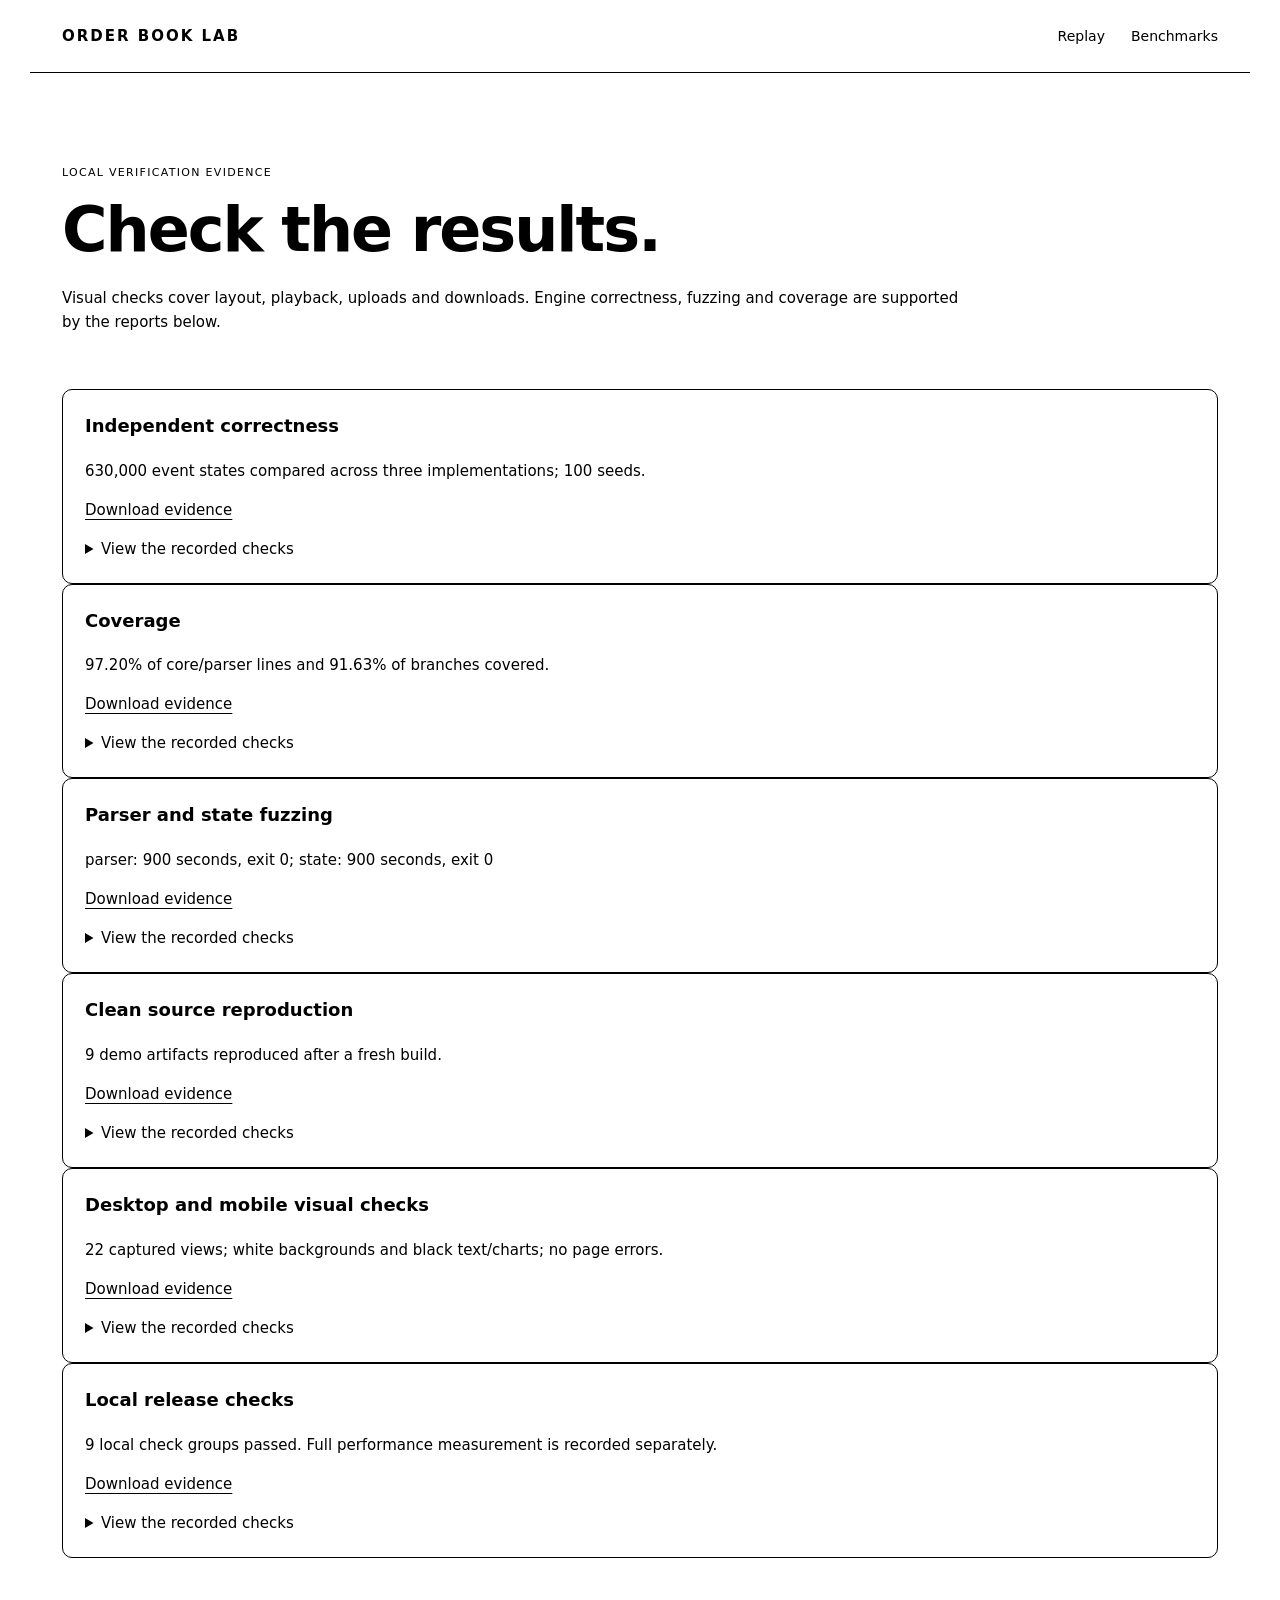
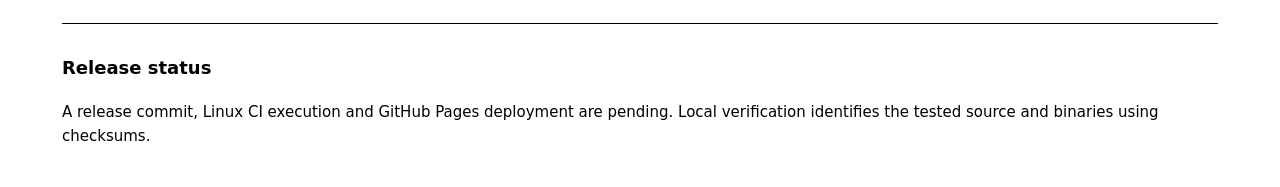
<file: web/verification.html>
<!doctype html><html lang="en"><meta charset="utf-8"><meta name="viewport" content="width=device-width,initial-scale=1"><title>Verification · Order Book Lab</title><link rel="stylesheet" href="style.css"><header><a class="brand" href="index.html">ORDER BOOK LAB</a><nav><a href="index.html">Replay</a><a href="benchmarks.html">Benchmarks</a></nav></header><main><section class="intro"><p class="eyebrow">LOCAL VERIFICATION EVIDENCE</p><h1>Check the results.</h1><p>Visual checks cover layout, playback, uploads and downloads. Engine correctness, fuzzing and coverage are supported by the reports below.</p></section><section class="panel"><h2>Independent correctness</h2><p>630,000 event states compared across three implementations; 100 seeds.</p><p><a href="verification/independent-correctness.json" download>Download evidence</a></p><details><summary>View the recorded checks</summary><pre class="mono">{
  &quot;source_sha256&quot;: &quot;a954a7a60381c3cf14f663556e90564dbf2aa99e9c87e985f6466a370a58d366&quot;,
  &quot;binary_sha256&quot;: &quot;b8a04d967c66ffe25f4cdb20a9a688bce67b2d2748e5dbbc6df8d82e7d80cba8&quot;,
  &quot;preset&quot;: &quot;release&quot;,
  &quot;complete&quot;: true,
  &quot;seeds&quot;: 100,
  &quot;measured_events_per_seed&quot;: 2000,
  &quot;setup_events_per_seed&quot;: 100,
  &quot;variants&quot;: [
    &quot;tree&quot;,
    &quot;hash&quot;,
    &quot;hash_reserved&quot;
  ],
  &quot;comparisons_including_setup&quot;: 630000,
  &quot;measured_comparisons_per_variant&quot;: 200000,
  &quot;tolerance&quot;: {
    &quot;relative&quot;: 1e-12,
    &quot;absolute&quot;: 1e-10
  }
}</pre></details></section><section class="panel"><h2>Coverage</h2><p>97.20% of core/parser lines and 91.63% of branches covered.</p><p><a href="verification/coverage.json" download>Download evidence</a></p><details><summary>View the recorded checks</summary><pre class="mono">{
  &quot;lines&quot;: 321,
  &quot;covered_lines&quot;: 312,
  &quot;line_percent&quot;: 97.19626168224299,
  &quot;branches&quot;: 239,
  &quot;covered_branches&quot;: 219,
  &quot;branch_percent&quot;: 91.63179916317992,
  &quot;scope&quot;: [
    &quot;book.hpp (including analytics)&quot;,
    &quot;parser.hpp&quot;,
    &quot;types.hpp&quot;
  ],
  &quot;files&quot;: [
    {
      &quot;file&quot;: &quot;book.hpp&quot;,
      &quot;summary&quot;: {
        &quot;lines&quot;: {
          &quot;count&quot;: 222,
          &quot;covered&quot;: 221,
          &quot;percent&quot;: 99.54954954954955
        },
        &quot;functions&quot;: {
          &quot;count&quot;: 16,
          &quot;covered&quot;: 16,
          &quot;percent&quot;: 100
        },
        &quot;instantiations&quot;: {
          &quot;count&quot;: 40,
          &quot;covered&quot;: 40,
          &quot;percent&quot;: 100
        },
        &quot;regions&quot;: {
          &quot;count&quot;: 214,
          &quot;covered&quot;: 213,
          &quot;notcovered&quot;: 1,
          &quot;percent&quot;: 99.53271028037383
        },
        &quot;branches&quot;: {
          &quot;count&quot;: 172,
          &quot;covered&quot;: 158,
          &quot;notcovered&quot;: 14,
          &quot;percent&quot;: 91.86046511627907
        },
        &quot;mcdc&quot;: {
          &quot;count&quot;: 0,
          &quot;covered&quot;: 0,
          &quot;notcovered&quot;: 0,
          &quot;percent&quot;: 0
        }
      }
    },
    {
      &quot;file&quot;: &quot;parser.hpp&quot;,
      &quot;summary&quot;: {
        &quot;lines&quot;: {
          &quot;count&quot;: 90,
          &quot;covered&quot;: 87,
          &quot;percent&quot;: 96.66666666666667
        },
        &quot;functions&quot;: {
          &quot;count&quot;: 4,
          &quot;covered&quot;: 4,
          &quot;percent&quot;: 100
        },
        &quot;instantiations&quot;: {
          &quot;count&quot;: 8,
          &quot;covered&quot;: 8,
          &quot;percent&quot;: 100
        },
        &quot;regions&quot;: {
          &quot;count&quot;: 96,
          &quot;covered&quot;: 93,
          &quot;notcovered&quot;: 3,
          &quot;percent&quot;: 96.875
        },
        &quot;branches&quot;: {
          &quot;count&quot;: 67,
          &quot;covered&quot;: 61,
          &quot;notcovered&quot;: 6,
          &quot;percent&quot;: 91.04477611940298
        },
        &quot;mcdc&quot;: {
          &quot;count&quot;: 0,
          &quot;covered&quot;: 0,
          &quot;notcovered&quot;: 0,
          &quot;percent&quot;: 0
        }
      }
    },
    {
      &quot;file&quot;: &quot;types.hpp&quot;,
      &quot;summary&quot;: {
        &quot;lines&quot;: {
          &quot;count&quot;: 9,
          &quot;covered&quot;: 4,
          &quot;percent&quot;: 44.44444444444444
        },
        &quot;functions&quot;: {
          &quot;count&quot;: 5,
          &quot;covered&quot;: 4,
          &quot;percent&quot;: 80
        },
        &quot;instantiations&quot;: {
          &quot;count&quot;: 5,
          &quot;covered&quot;: 4,
          &quot;percent&quot;: 80
        },
        &quot;regions&quot;: {
          &quot;count&quot;: 5,
          &quot;covered&quot;: 4,
          &quot;notcovered&quot;: 1,
          &quot;percent&quot;: 80
        },
        &quot;branches&quot;: {
          &quot;count&quot;: 0,
          &quot;covered&quot;: 0,
          &quot;notcovered&quot;: 0,
          &quot;percent&quot;: 0
        },
        &quot;mcdc&quot;: {
          &quot;count&quot;: 0,
          &quot;covered&quot;: 0,
          &quot;notcovered&quot;: 0,
          &quot;percent&quot;: 0
        }
      }
    }
  ]
}</pre></details></section><section class="panel"><h2>Parser and state fuzzing</h2><p>parser: 900 seconds, exit 0; state: 900 seconds, exit 0</p><p><a href="verification/parser-and-state-fuzzing.json" download>Download evidence</a></p><details><summary>View the recorded checks</summary><pre class="mono">{
  &quot;complete&quot;: true,
  &quot;runs&quot;: [
    {
      &quot;target&quot;: &quot;parser&quot;,
      &quot;exit_code&quot;: 0,
      &quot;elapsed_seconds&quot;: 904.1790456000017,
      &quot;budget_seconds&quot;: 900,
      &quot;executions&quot;: 75809302
    },
    {
      &quot;target&quot;: &quot;state&quot;,
      &quot;exit_code&quot;: 0,
      &quot;elapsed_seconds&quot;: 901.8233738999697,
      &quot;budget_seconds&quot;: 900,
      &quot;executions&quot;: 312431
    }
  ],
  &quot;source_sha256&quot;: &quot;a954a7a60381c3cf14f663556e90564dbf2aa99e9c87e985f6466a370a58d366&quot;,
  &quot;fingerprint&quot;: {
    &quot;target_source_sha256&quot;: &quot;fb2bbba7d9427652fe10dae5d7518bf594155c2f05ca052471a74dfd3e9ab0a9&quot;,
    &quot;binary_sha256&quot;: {
      &quot;parser&quot;: &quot;0fc0b5908a9f85f4a7ed97b76d766ba6d20eb41e17a247240f1e97088e7f0d51&quot;,
      &quot;state&quot;: &quot;c188b3be1016c01460d91142833831901b5119a1a6568eafd531ae2d4366dd79&quot;
    }
  },
  &quot;binary_sha256&quot;: {
    &quot;parser&quot;: &quot;0fc0b5908a9f85f4a7ed97b76d766ba6d20eb41e17a247240f1e97088e7f0d51&quot;,
    &quot;state&quot;: &quot;c188b3be1016c01460d91142833831901b5119a1a6568eafd531ae2d4366dd79&quot;
  }
}</pre></details></section><section class="panel"><h2>Clean source reproduction</h2><p>9 demo artifacts reproduced after a fresh build.</p><p><a href="verification/clean-source-reproduction.json" download>Download evidence</a></p><details><summary>View the recorded checks</summary><pre class="mono">{
  &quot;complete&quot;: true,
  &quot;method&quot;: &quot;fresh source copy without build cache or Git metadata&quot;,
  &quot;checks&quot;: [
    &quot;native release build&quot;,
    &quot;C++ tests&quot;,
    &quot;Python integration tests&quot;,
    &quot;demo regeneration&quot;
  ],
  &quot;identical_files_or_json_values&quot;: [
    &quot;balanced.csv&quot;,
    &quot;balanced.manifest.json&quot;,
    &quot;balanced.json&quot;,
    &quot;cancellation.csv&quot;,
    &quot;cancellation.manifest.json&quot;,
    &quot;cancellation.json&quot;,
    &quot;lifecycle.csv&quot;,
    &quot;lifecycle.manifest.json&quot;,
    &quot;lifecycle.json&quot;
  ],
  &quot;elapsed_seconds&quot;: 56.70399960002396
}</pre></details></section><section class="panel"><h2>Desktop and mobile visual checks</h2><p>22 captured views; white backgrounds and black text/charts; no page errors.</p><p><a href="verification/desktop-and-mobile-visual-checks.json" download>Download evidence</a></p><details><summary>View the recorded checks</summary><pre class="mono">{
  &quot;complete&quot;: true,
  &quot;browser&quot;: &quot;Chromium&quot;,
  &quot;checked_viewports&quot;: [
    [
      1440,
      1000
    ],
    [
      390,
      844
    ]
  ],
  &quot;palette&quot;: &quot;black and white; series distinguished by line pattern&quot;,
  &quot;computed_colors&quot;: {
    &quot;desktop-initial&quot;: [
      &quot;rgb(0, 0, 0)&quot;,
      &quot;rgb(255, 255, 255)&quot;,
      &quot;rgba(0, 0, 0, 0)&quot;
    ],
    &quot;desktop-populated&quot;: [
      &quot;rgb(0, 0, 0)&quot;,
      &quot;rgb(255, 255, 255)&quot;,
      &quot;rgba(0, 0, 0, 0)&quot;
    ],
    &quot;mobile-populated&quot;: [
      &quot;rgb(0, 0, 0)&quot;,
      &quot;rgb(255, 255, 255)&quot;,
      &quot;rgba(0, 0, 0, 0)&quot;
    ],
    &quot;desktop-cancellation&quot;: [
      &quot;rgb(0, 0, 0)&quot;,
      &quot;rgb(255, 255, 255)&quot;,
      &quot;rgba(0, 0, 0, 0)&quot;
    ],
    &quot;event-add&quot;: [
      &quot;rgb(0, 0, 0)&quot;,
      &quot;rgb(255, 255, 255)&quot;,
      &quot;rgba(0, 0, 0, 0)&quot;
    ],
    &quot;event-execute&quot;: [
      &quot;rgb(0, 0, 0)&quot;,
      &quot;rgb(255, 255, 255)&quot;,
      &quot;rgba(0, 0, 0, 0)&quot;
    ],
    &quot;event-replace&quot;: [
      &quot;rgb(0, 0, 0)&quot;,
      &quot;rgb(255, 255, 255)&quot;,
      &quot;rgba(0, 0, 0, 0)&quot;
    ],
    &quot;lifecycle-crossed&quot;: [
      &quot;rgb(0, 0, 0)&quot;,
      &quot;rgb(255, 255, 255)&quot;,
      &quot;rgba(0, 0, 0, 0)&quot;
    ],
    &quot;lifecycle-locked&quot;: [
      &quot;rgb(0, 0, 0)&quot;,
      &quot;rgb(255, 255, 255)&quot;,
      &quot;rgba(0, 0, 0, 0)&quot;
    ],
    &quot;event-cancel&quot;: [
      &quot;rgb(0, 0, 0)&quot;,
      &quot;rgb(255, 255, 255)&quot;,
      &quot;rgba(0, 0, 0, 0)&quot;
    ],
    &quot;event-delete&quot;: [
      &quot;rgb(0, 0, 0)&quot;,
      &quot;rgb(255, 255, 255)&quot;,
      &quot;rgba(0, 0, 0, 0)&quot;
    ],
    &quot;lifecycle-empty&quot;: [
      &quot;rgb(0, 0, 0)&quot;,
      &quot;rgb(255, 255, 255)&quot;,
      &quot;rgba(0, 0, 0, 0)&quot;
    ],
    &quot;upload-error&quot;: [
      &quot;rgb(0, 0, 0)&quot;,
      &quot;rgb(255, 255, 255)&quot;,
      &quot;rgba(0, 0, 0, 0)&quot;
    ],
    &quot;desktop-benchmarks&quot;: [
      &quot;rgb(0, 0, 0)&quot;,
      &quot;rgb(255, 255, 255)&quot;,
      &quot;rgba(0, 0, 0, 0)&quot;
    ],
    &quot;benchmark-latency-chart&quot;: [
      &quot;rgb(0, 0, 0)&quot;,
      &quot;rgb(255, 255, 255)&quot;,
      &quot;rgba(0, 0, 0, 0)&quot;
    ],
    &quot;benchmark-memory-chart&quot;: [
      &quot;rgb(0, 0, 0)&quot;,
      &quot;rgb(255, 255, 255)&quot;,
      &quot;rgba(0, 0, 0, 0)&quot;
    ],
    &quot;benchmark-latency-table&quot;: [
      &quot;rgb(0, 0, 0)&quot;,
      &quot;rgb(255, 255, 255)&quot;,
      &quot;rgba(0, 0, 0, 0)&quot;
    ],
    &quot;benchmark-overhead&quot;: [
      &quot;rgb(0, 0, 0)&quot;,
      &quot;rgb(255, 255, 255)&quot;,
      &quot;rgba(0, 0, 0, 0)&quot;
    ],
    &quot;mobile-benchmarks&quot;: [
      &quot;rgb(0, 0, 0)&quot;,
      &quot;rgb(255, 255, 255)&quot;,
      &quot;rgba(0, 0, 0, 0)&quot;
    ],
    &quot;mobile-evidence-expanded&quot;: [
      &quot;rgb(0, 0, 0)&quot;,
      &quot;rgb(255, 255, 255)&quot;,
      &quot;rgba(0, 0, 0, 0)&quot;
    ],
    &quot;mobile-verification&quot;: [
      &quot;rgb(0, 0, 0)&quot;,
      &quot;rgb(255, 255, 255)&quot;,
      &quot;rgba(0, 0, 0, 0)&quot;
    ],
    &quot;desktop-verification&quot;: [
      &quot;rgb(0, 0, 0)&quot;,
      &quot;rgb(255, 255, 255)&quot;,
      &quot;rgba(0, 0, 0, 0)&quot;
    ]
  },
  &quot;checks&quot;: [
    &quot;Top-ten book, solid bid/dashed ask depth and history charts&quot;,
    &quot;Cancellation-heavy scenario loads and renders saved C++ output&quot;,
    &quot;All five event types and all five book statuses, including exact large IDs&quot;,
    &quot;Keyboard play/pause, all playback rates, reset, previous/next and seeking&quot;,
    &quot;Scenario CSV, manifest and C++ trace downloads have matching checksums&quot;,
    &quot;Valid uploads and malformed/10,001-frame rejection&quot;,
    &quot;Benchmark charts, comparison tables and downloadable measurement evidence&quot;,
    &quot;Visible verification evidence for engine, fuzzing, coverage and reproduction&quot;
  ],
  &quot;page_errors&quot;: [],
  &quot;screenshots&quot;: [
    &quot;desktop-initial.png&quot;,
    &quot;desktop-populated.png&quot;,
    &quot;mobile-populated.png&quot;,
    &quot;desktop-cancellation.png&quot;,
    &quot;event-add.png&quot;,
    &quot;event-execute.png&quot;,
    &quot;event-replace.png&quot;,
    &quot;lifecycle-crossed.png&quot;,
    &quot;lifecycle-locked.png&quot;,
    &quot;event-cancel.png&quot;,
    &quot;event-delete.png&quot;,
    &quot;lifecycle-empty.png&quot;,
    &quot;upload-error.png&quot;,
    &quot;desktop-benchmarks.png&quot;,
    &quot;benchmark-latency-chart.png&quot;,
    &quot;benchmark-memory-chart.png&quot;,
    &quot;benchmark-latency-table.png&quot;,
    &quot;benchmark-overhead.png&quot;,
    &quot;mobile-benchmarks.png&quot;,
    &quot;mobile-evidence-expanded.png&quot;,
    &quot;mobile-verification.png&quot;,
    &quot;desktop-verification.png&quot;
  ]
}</pre></details></section><section class="panel"><h2>Local release checks</h2><p>9 local check groups passed. Full performance measurement is recorded separately.</p><p><a href="verification/local-release-checks.json" download>Download evidence</a></p><details><summary>View the recorded checks</summary><pre class="mono">{
  &quot;complete&quot;: true,
  &quot;local_checks&quot;: [
    &quot;release core/integration and 100-seed differential tests&quot;,
    &quot;debug build and tests&quot;,
    &quot;sanitize build and tests&quot;,
    &quot;coverage thresholds&quot;,
    &quot;900-second parser/state fuzz sessions&quot;,
    &quot;regenerated demo and export schemas&quot;,
    &quot;desktop/mobile browser and visual checks&quot;,
    &quot;fresh source reproduction&quot;,
    &quot;formatting and compiler warnings&quot;
  ],
  &quot;fuzz_seconds_per_target&quot;: 900,
  &quot;elapsed_seconds&quot;: 1272.8603317000088,
  &quot;elapsed_scope&quot;: &quot;this invocation&quot;,
  &quot;reused_fuzz_evidence&quot;: false,
  &quot;external_checks_pending&quot;: [
    &quot;Linux GitHub Actions execution&quot;,
    &quot;GitHub Pages deployment&quot;,
    &quot;Git release commit&quot;
  ],
  &quot;scope&quot;: &quot;Local verification; full performance matrix is a separate benchmark command.&quot;
}</pre></details></section><section class="about"><h2>Release status</h2><p>A release commit, Linux CI execution and GitHub Pages deployment are pending. Local verification identifies the tested source and binaries using checksums.</p></section></main></html>
</file>
<file: web/style.css>
:root{color-scheme:light;--bg:#ffffff;--panel:#ffffff;--line:#000000;--text:#000000;--muted:#000000;--bid:#000000;--ask:#000000;--accent:#000000}
*{box-sizing:border-box}html{scroll-behavior:smooth}body{margin:0;background:var(--bg);color:var(--text);font:15px/1.6 system-ui,-apple-system,Segoe UI,sans-serif}a{color:var(--accent);text-underline-offset:4px}header,main,footer{max-width:1220px;margin:auto;padding:24px 32px}header{display:flex;align-items:center;justify-content:space-between;border-bottom:1px solid var(--line)}.brand{text-decoration:none;font-size:15px;font-weight:800;letter-spacing:2px}.brand span{color:var(--bid)}nav{display:flex;gap:26px}nav a{text-decoration:none;font-size:14px}.intro{padding:56px 0 40px;max-width:900px}.eyebrow,label,small{font-size:11px;letter-spacing:1.3px;color:var(--muted)}h1{font-weight:600;line-height:1.1;font-size:clamp(36px,5vw,62px);letter-spacing:-2px;margin:14px 0 22px}h2{font-size:18px;font-weight:550;margin:0 0 18px}.lede{max-width:630px;color:var(--muted);font-size:17px}.pills{display:flex;gap:10px;flex-wrap:wrap}.pills span{border:1px solid var(--line);padding:4px 12px;border-radius:30px;font-size:12px}.toolbar{display:flex;gap:24px;justify-content:space-between;padding:22px;background:var(--panel);border:1px solid var(--line);border-radius:12px}.toolbar label{display:block;margin-bottom:8px}select,button,input::file-selector-button{font:inherit;color:var(--text);background:#ffffff;border:1px solid #000000;border-radius:6px;padding:9px 13px}button{cursor:pointer;min-width:42px}button:disabled{opacity:.45;cursor:default}button.primary{background:#ffffff;color:#000000;font-weight:650;min-width:85px}button:focus-visible,a:focus-visible,input:focus-visible,select:focus-visible{outline:3px solid var(--accent);outline-offset:3px}.controls{display:flex;align-items:center;gap:10px;margin:24px 0 14px}.controls output{margin-left:auto;font-variant-numeric:tabular-nums;color:var(--muted)}#seek{width:100%;accent-color:var(--bid);margin-bottom:25px}.metrics{display:grid;grid-template-columns:repeat(5,1fr);gap:1px;background:var(--line);border:1px solid var(--line);border-radius:10px;overflow:hidden;margin-bottom:24px}.metrics article{padding:18px;background:var(--bg)}.metrics small{display:block;margin-bottom:8px;font-size:10px}.metrics strong{font-size:23px;font-variant-numeric:tabular-nums;font-weight:550}#bid{color:var(--bid)}#ask{color:var(--ask)}.grid{display:grid;grid-template-columns:1fr 1fr;gap:20px;margin-bottom:20px}.panel{background:var(--panel);border:1px solid var(--line);border-radius:10px;padding:22px;min-width:0}.panel-head{display:flex;justify-content:space-between;gap:10px}.panel-head span{font-size:11px;color:var(--muted)}.book{display:grid;grid-template-columns:1fr 1fr;gap:20px}table{width:100%;border-collapse:collapse;font-size:12px;font-variant-numeric:tabular-nums}caption{text-align:left;color:var(--muted);margin-bottom:8px}th,td{text-align:right;padding:5px;border-bottom:1px solid #000000}th{font-size:10px;color:var(--muted);font-weight:500}#bids td:first-child{color:var(--bid)}#asks td:first-child{color:var(--ask)}svg{width:100%;display:block}svg text{fill:var(--muted);font:11px system-ui}.legend{display:flex;gap:20px;justify-content:center;font-size:12px;margin:0}.bid-color{color:var(--bid)}.ask-color{color:var(--ask)}.event-panel{border-left:3px solid var(--bid);padding:16px 24px;background:var(--panel);margin:25px 0}.event-panel h2{margin:8px 0}.mono{font:12px/1.8 ui-monospace,Consolas,monospace;overflow-wrap:anywhere;color:var(--muted)}.downloads{display:flex;gap:24px;flex-wrap:wrap;font-size:13px}.about{margin:65px 0 15px;padding-top:30px;border-top:1px solid var(--line)}.about p{color:var(--muted);margin:0 0 15px}footer{color:var(--muted);font-size:12px;border-top:1px solid var(--line);padding-bottom:35px}#error{background:#ffffff;padding:14px;border:1px solid var(--ask);border-radius:8px}h2 small{margin-left:8px}.report-table{overflow:auto}.report-table table{min-width:600px}.report-table th,.report-table td{padding:10px}.chart-bar{fill:var(--bid)}
@media(max-width:760px){header,main,footer{padding:20px}.intro{padding:30px 0}.grid{grid-template-columns:1fr}.toolbar{flex-direction:column;gap:18px}.metrics{grid-template-columns:repeat(2,1fr)}.metrics article:last-child{grid-column:span 2}.controls{flex-wrap:wrap}.controls output{width:100%;margin-left:0}nav{gap:14px}.brand{font-size:12px}.book{gap:8px}.panel{padding:15px}.panel-head{display:block}}

.legend span::before{content:"";display:inline-block;width:26px;margin-right:8px;vertical-align:middle;border-top:2px solid #000000}.legend .ask-color::before{border-top-style:dashed}button:disabled{opacity:1;border-style:dashed}svg .chart-point{fill:#000000}
:root{accent-color:#000000;scrollbar-color:#000000 #ffffff}::selection{color:#000000;background:#ffffff}option:checked{color:#000000;background:#ffffff}.error{border:1px solid #000000;padding:14px;background:#ffffff}
input{color:#000000;border-color:#000000;outline-color:#000000;background-color:#ffffff}
*{border-color:#000000}
.report-chart{overflow-x:auto}.report-chart svg{min-width:860px}.chart-hint{display:none;font-size:12px}@media(max-width:760px){.chart-hint{display:block}}
#seek{appearance:none;height:20px;padding:0;background:#ffffff}#seek::-webkit-slider-runnable-track{height:2px;background:#000000}#seek::-webkit-slider-thumb{appearance:none;width:16px;height:16px;margin-top:-7px;border:2px solid #ffffff;border-radius:50%;background:#000000}#seek::-moz-range-track{height:2px;background:#000000}#seek::-moz-range-thumb{width:12px;height:12px;border:2px solid #ffffff;border-radius:50%;background:#000000}

@media(max-width:760px){header{flex-wrap:wrap;gap:14px}nav{flex-wrap:wrap}}

.panel pre{white-space:pre-wrap;overflow-wrap:anywhere}

.report-table{max-height:520px}.report-table thead th{position:sticky;top:0;background:var(--bg)}
</file>
